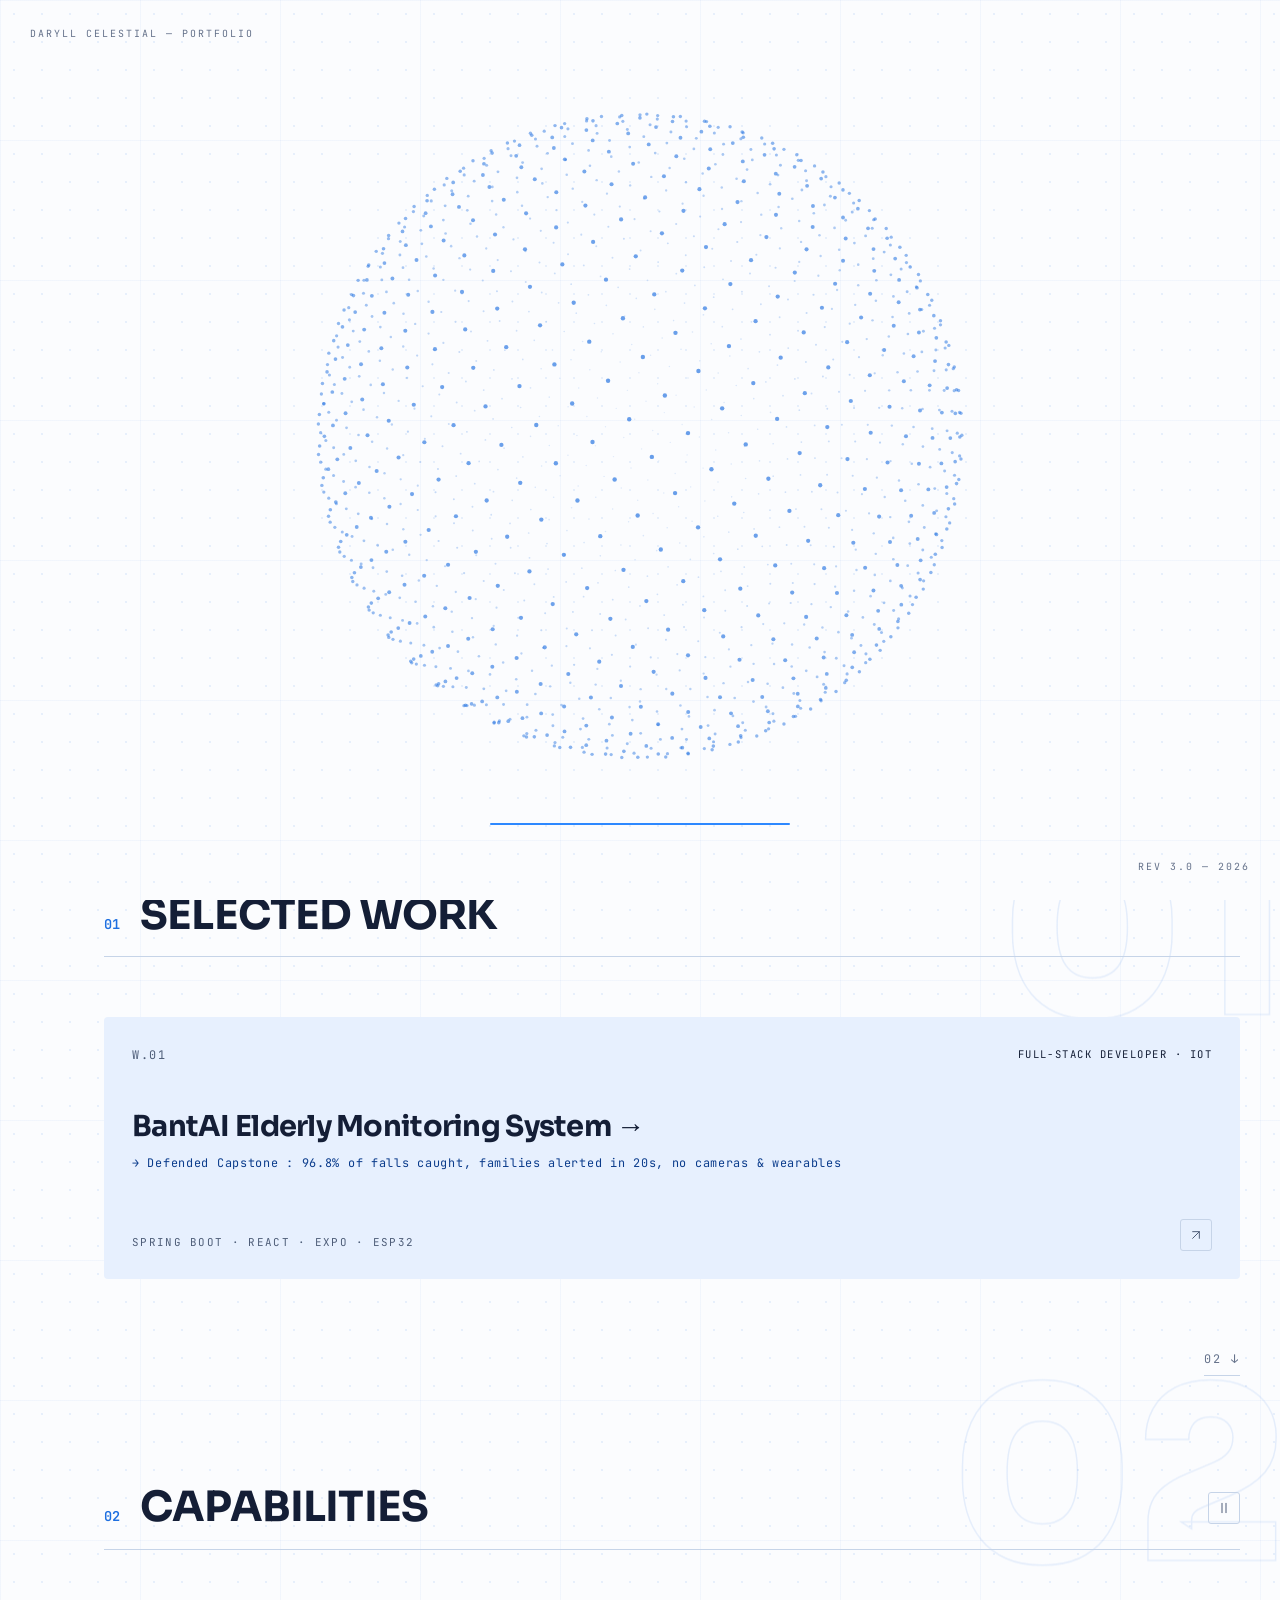
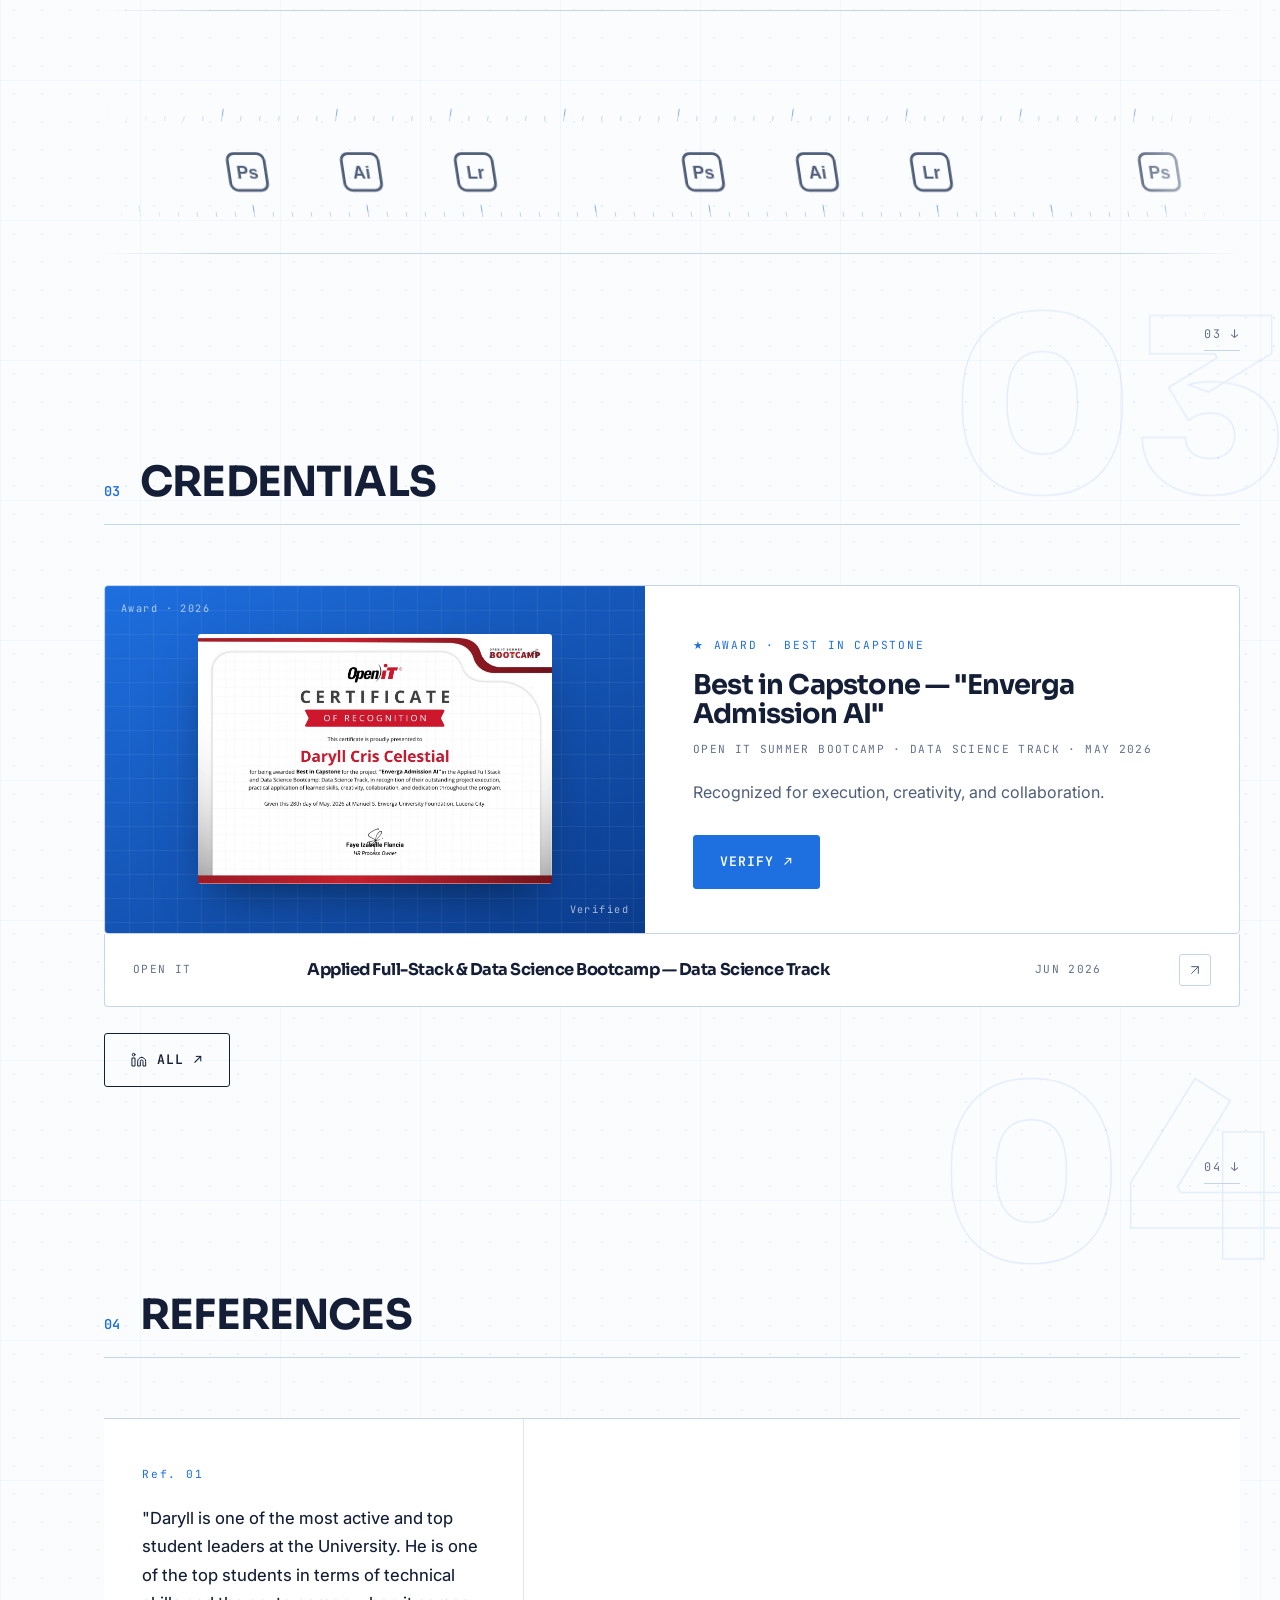
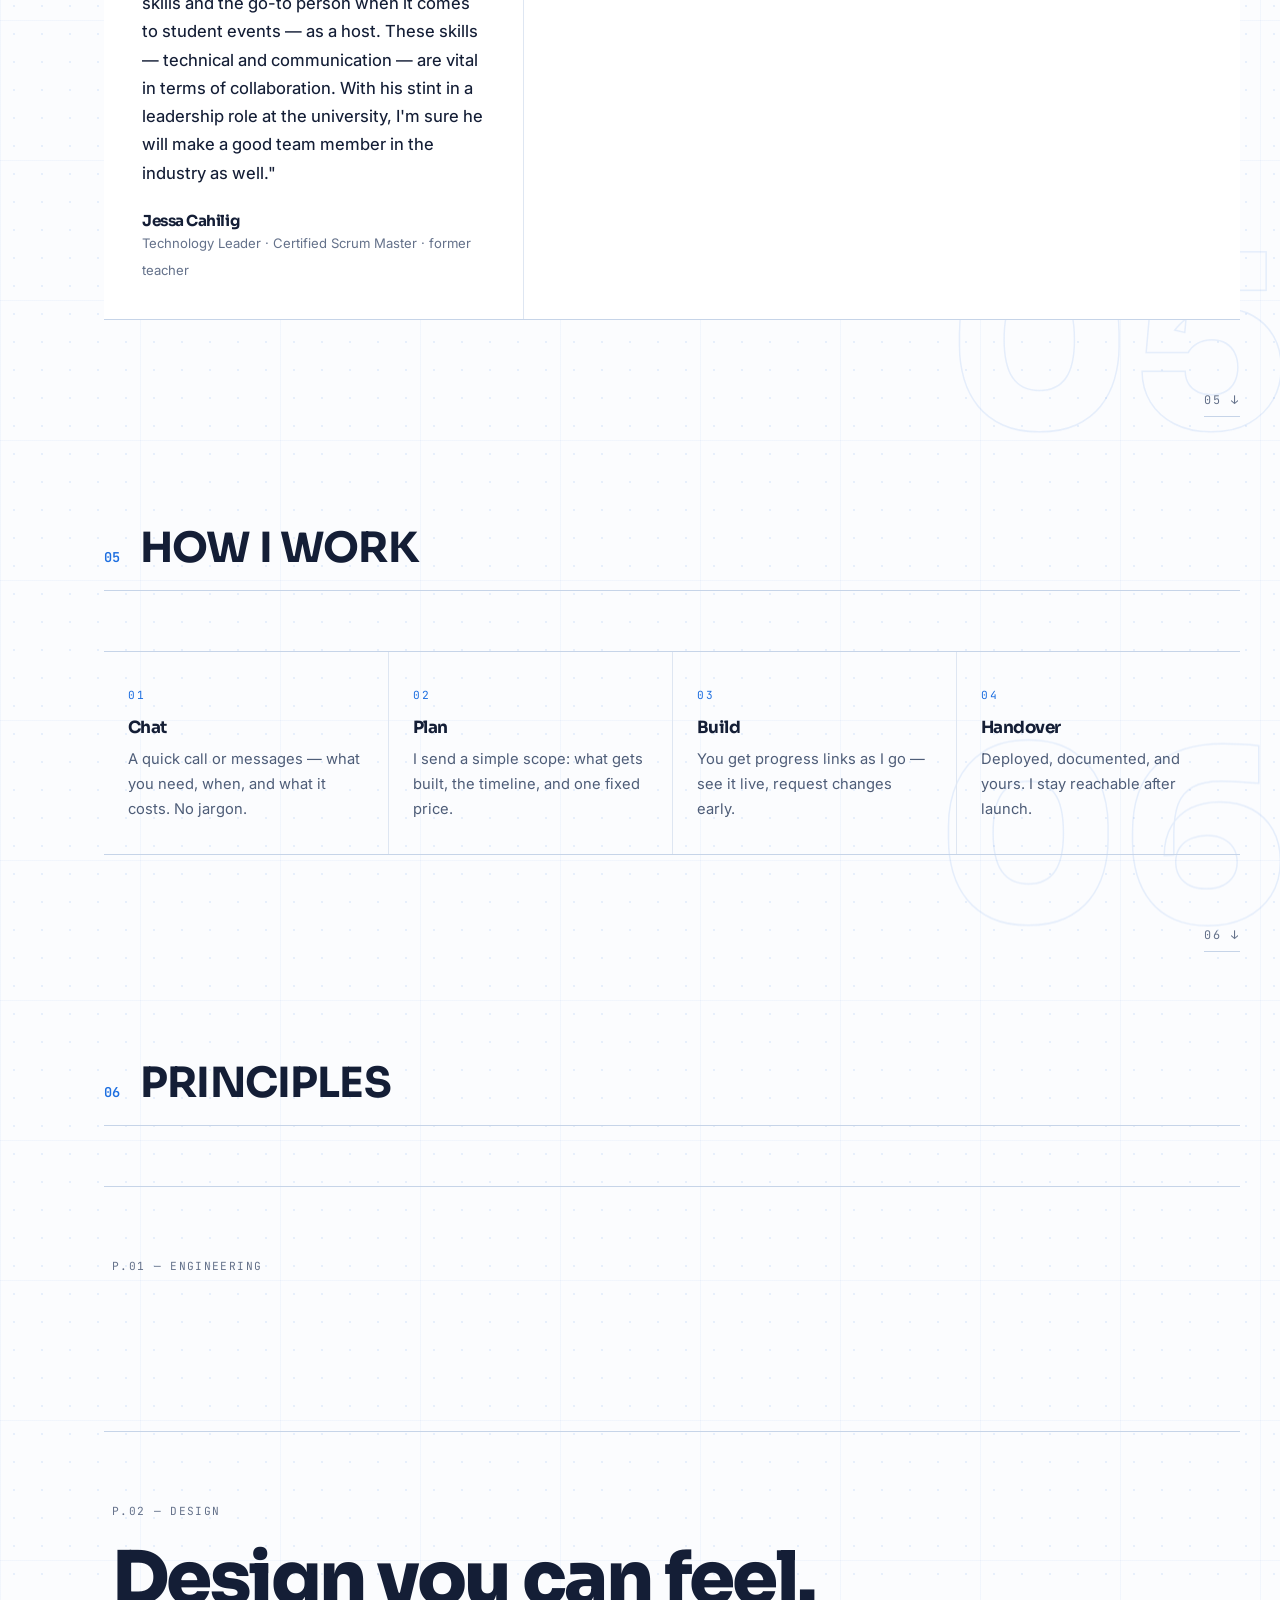
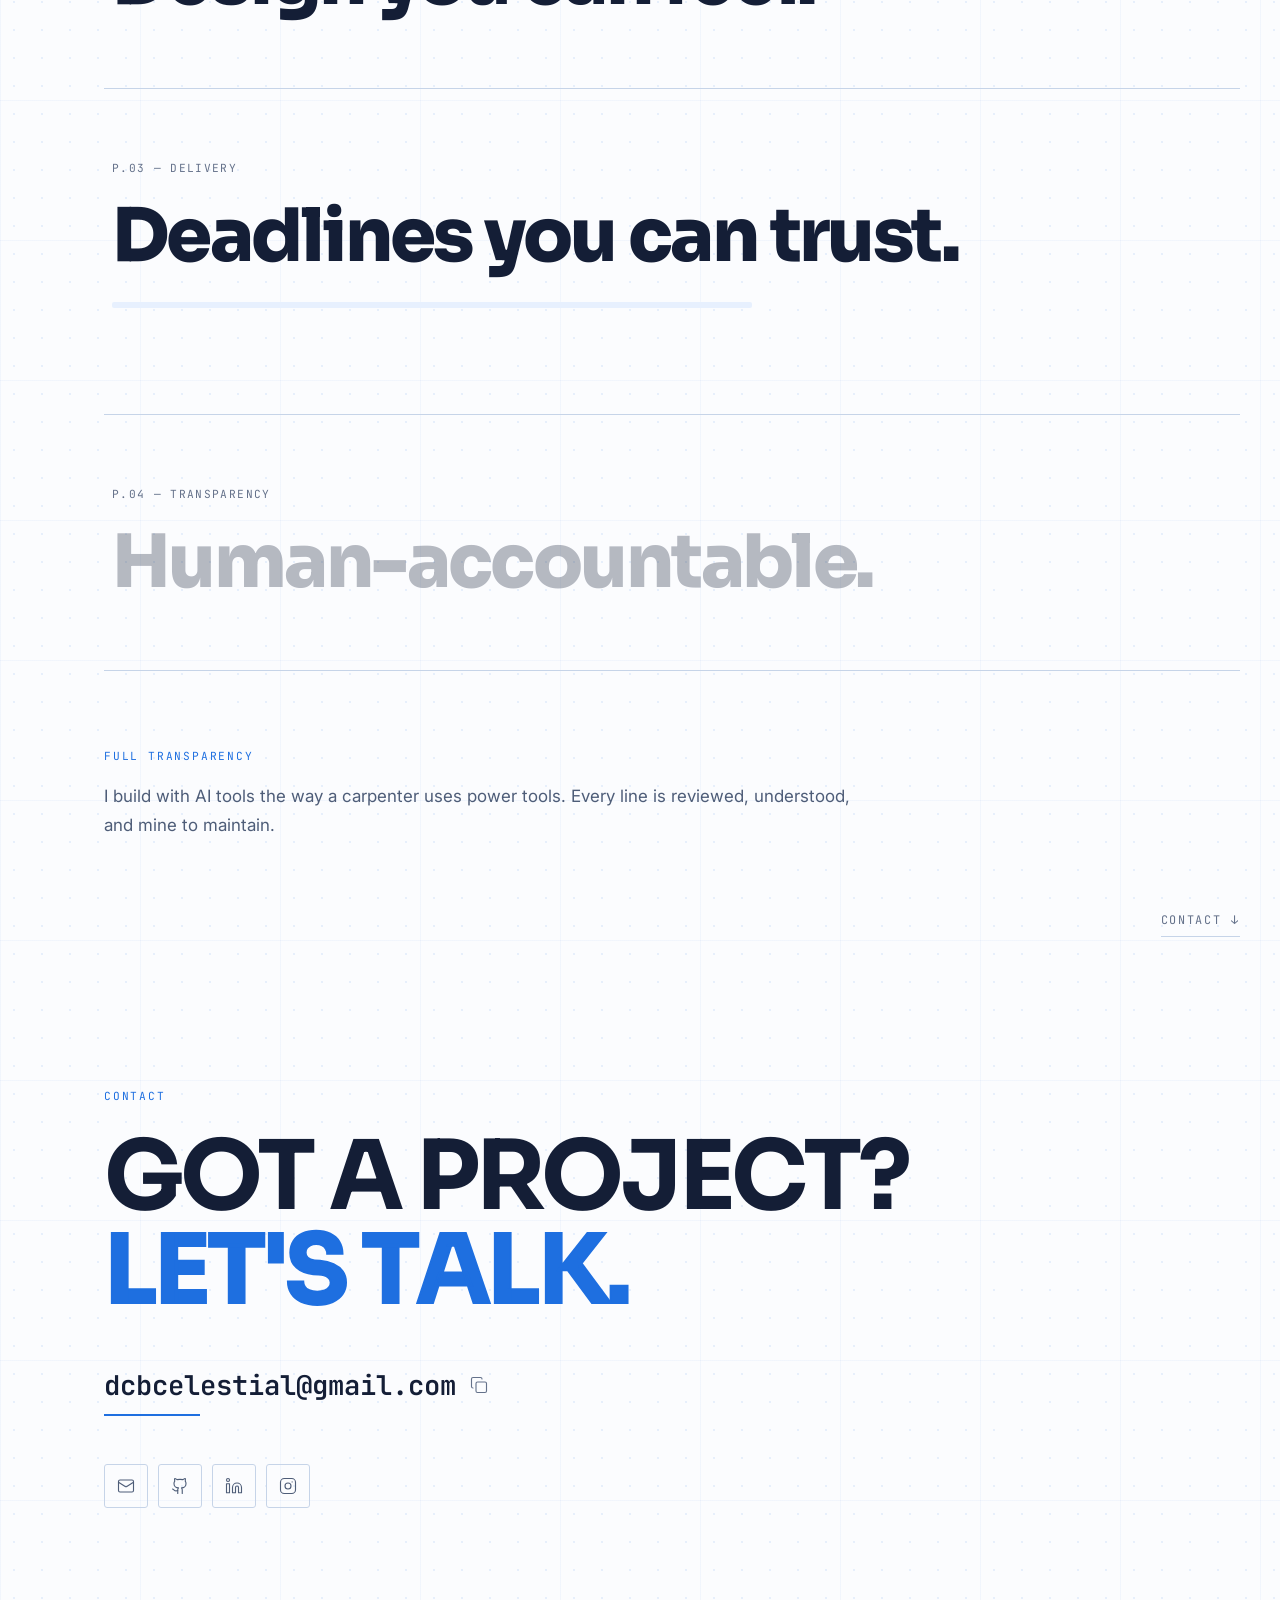
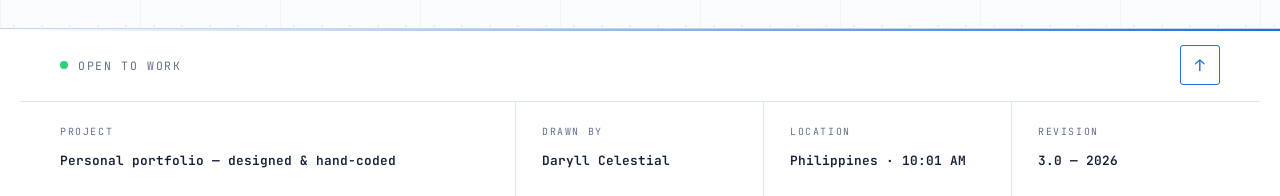
<file: index.html>
<!DOCTYPE html>
<!--
  ============================================================
  EDIT MAP — everything you'll want to change, and how to find it
  (Ctrl+F the ALL-CAPS keys below. Full guide: CUSTOMIZE.md)
  ============================================================
  STILL TO DO:
  IMAGES         -> add your files to the images/ folder + resume.pdf in root; search: images/
  PROJECTS       -> search: work-row  (4 rows still hold sample text — replace with real projects)
  DONE (already real): email, socials, LinkedIn, certifications, references, About page, hero stats.
  ---
  Other handy search keys:
  ROTATING WORDS -> search: rotList            (index only)
  CERTS          -> search: cred-row           (copy a whole block to add one)
  Full guide: CUSTOMIZE.md
  ============================================================
-->

<html lang="en">
<head>
<meta charset="UTF-8" />
<meta name="viewport" content="width=device-width, initial-scale=1.0" />
<title>Daryll Celestial — Web & Mobile Developer</title>

<link rel="preconnect" href="https://fonts.googleapis.com">
<link rel="preconnect" href="https://fonts.gstatic.com" crossorigin>
<link href="https://fonts.googleapis.com/css2?family=Sora:wght@400;500;600;700;800&family=Inter:wght@400;450;500;600&family=JetBrains+Mono:wght@400;500;600&display=swap" rel="stylesheet">

<style>
/* =========================================================
   TOKENS — the draft-paper system
========================================================= */
:root{
  --pearl:#FBFCFE; --paper:#F7FAFE; --card:#FFFFFF;
  --azure:#1E6FE0; --azure-bright:#2D88FF; --azure-soft:#E7F0FE; --azure-ink:#0B3C8C;
  --ink:#141E36; --slate:#4E5D78; --mist:#64718A; --line:#DEE6F2; --line-strong:#C6D4E8;
  --rail:64px; --max:1240px; --ease:cubic-bezier(.22,1,.36,1);
}
*{ box-sizing:border-box; margin:0; padding:0; }
html{ scroll-behavior:smooth; }
body{
  font-family:'Inter',system-ui,sans-serif; color:var(--slate); line-height:1.7;
  -webkit-font-smoothing:antialiased; overflow-x:hidden;
  background-color:var(--pearl);
  /* drafting grid: faint dots, fainter major lines */
  background-image:
    linear-gradient(rgba(30,111,224,.045) 1px, transparent 1px),
    linear-gradient(90deg, rgba(30,111,224,.045) 1px, transparent 1px),
    radial-gradient(circle, rgba(30,111,224,.09) 1px, transparent 1.5px);
  background-size:140px 140px, 140px 140px, 28px 28px;
}
h1,h2,h3,h4{ font-family:'Sora',sans-serif; color:var(--ink); line-height:1.05; letter-spacing:-.03em; }
a{ color:inherit; text-decoration:none; }
img{ display:block; max-width:100%; }
.mono{ font-family:'JetBrains Mono',monospace; }
.wrap{ width:100%; max-width:var(--max); margin:0 auto; padding:0 40px; }
:focus-visible{ outline:3px solid var(--azure-bright); outline-offset:3px; }
::selection{ background:var(--azure); color:#fff; }

/* mono annotation label — the drafting vernacular */
.note{ font-family:'JetBrains Mono'; font-size:.7rem; letter-spacing:.16em; text-transform:uppercase; color:var(--azure); }
.note-dim{ font-family:'JetBrains Mono'; font-size:.7rem; letter-spacing:.12em; text-transform:uppercase; color:var(--mist); }

/* buttons — rectangular, drafted, no pills */
.btn{ display:inline-flex; align-items:center; gap:10px; font-family:'JetBrains Mono';
  font-weight:600; font-size:.82rem; letter-spacing:.08em; text-transform:uppercase;
  padding:15px 26px; border-radius:3px; cursor:pointer; border:1px solid var(--ink);
  color:var(--ink); background:transparent; transition:background .25s, color .25s, border-color .25s, transform .3s var(--ease); }
.btn .ar{ transition:transform .25s var(--ease); }
.btn:hover .ar{ transform:translateX(5px); }
.btn-solid{ background:var(--azure); border-color:var(--azure); color:#fff; }
.btn-solid:hover{ background:var(--azure-ink); border-color:var(--azure-ink); }
.btn:not(.btn-solid):hover{ background:var(--ink); color:var(--pearl); }

/* =========================================================
   SIDE RAIL — fixed drafting margin (desktop)
========================================================= */
.rail{ position:fixed; top:0; left:0; bottom:0; width:var(--rail); z-index:40;
  border-right:1px solid var(--line); background:color-mix(in srgb, var(--pearl) 72%, transparent); backdrop-filter:blur(6px);
  transition:background .8s var(--ease), border-color .8s var(--ease);
  display:flex; flex-direction:column; align-items:center; justify-content:space-between; padding:90px 0 26px; }
.rail .vtext{ writing-mode:vertical-rl; font-family:'JetBrains Mono'; font-size:.66rem;
  letter-spacing:.3em; text-transform:uppercase; color:var(--mist); }
.rail .dots{ display:flex; flex-direction:column; gap:16px; }
.rail .dots a{ position:relative; width:8px; height:8px; border-radius:50%; border:1px solid var(--line-strong);
  transition:background-color .3s, border-color .3s, transform .3s; display:block; }
.rail .dots a::before{ content:""; position:absolute; inset:-8px; } /* 24px hit area */
.rail .dots a.on{ background:var(--azure); border-color:var(--azure); transform:scale(1.3); }
main{ margin-left:var(--rail); }

/* =========================================================
   TOP BAR
========================================================= */
header{ position:fixed; top:0; left:var(--rail); right:0; z-index:50;
  background:color-mix(in srgb, var(--pearl) 82%, transparent); backdrop-filter:blur(12px);
  transition:background .8s var(--ease);
  border-bottom:1px solid transparent; transition:border-color .3s; }
header.scrolled{ border-color:var(--line); }
.nav{ display:flex; align-items:center; justify-content:space-between; height:70px;
  max-width:var(--max); margin:0 auto; padding:0 40px; }
.logo{ font-family:'Sora'; font-weight:800; font-size:1.1rem; color:var(--ink); letter-spacing:-.02em; }
/* logo mark styled in revisions kit below */
.nav-links{ display:flex; gap:2px; align-items:center; }
.nav-links a{ font-family:'JetBrains Mono'; font-size:.74rem; letter-spacing:.1em; text-transform:uppercase;
  color:var(--slate); padding:10px 14px; border-radius:3px; transition:color .2s, background .2s; }
.nav-links a:hover{ color:var(--azure); background:var(--azure-soft); }
.nav-links a.active{ color:var(--azure); }
.nav-links a.active::after{ content:""; display:block; height:1.5px; background:var(--azure);
  margin-top:3px; border-radius:2px; animation:navmark .3s var(--ease); }
@keyframes navmark{ from{ transform:scaleX(0); } to{ transform:scaleX(1); } }
.nav-links a.active{ position:relative; }
.nav-links .talk{ margin-left:14px; border:1px solid var(--ink); color:var(--ink); }
.nav-links .talk:hover{ background:var(--ink); color:var(--pearl); }
.menu-btn{ display:none; background:none; border:none; cursor:pointer; padding:8px; }
.menu-btn span{ display:block; width:24px; height:2px; background:var(--ink); margin:5px 0; }

/* =========================================================
   HERO — asymmetric, overlapping, one word outlined
========================================================= */
.hero{ position:relative; padding:168px 0 0; }
.hero .wrap{ position:relative; }
.hero .spec{ display:flex; gap:26px; flex-wrap:wrap; margin-bottom:34px;
  opacity:0; }
.hero .spec .note-dim b{ color:var(--ink); font-weight:600; }
.display{ position:relative; z-index:2; font-family:'Sora'; font-weight:800; color:var(--ink);
  font-size:clamp(3.4rem,11.5vw,8.6rem); line-height:.94; letter-spacing:-.045em; text-transform:uppercase; }
.display .row{ display:block; overflow:hidden; }
.display .row > span{ display:inline-block; transform:translateY(112%); }

.display .outline{ color:transparent; -webkit-text-stroke:2.5px var(--azure); }
@keyframes rise{ to{ transform:translateY(0); } }
@keyframes fade{ to{ opacity:1; } }

/* portrait overlaps the headline from the right — crop marks like a draft figure */
.fig{ position:absolute; right:40px; top:36px; z-index:1; width:min(320px,30vw);
  opacity:0; }
.fig .frame{ position:relative; transform:rotate(2.5deg); }
.fig img{ width:100%; aspect-ratio:4/5; object-fit:cover; border-radius:4px;
  box-shadow:0 26px 50px -26px rgba(20,30,54,.45); }
/* crop marks */
.fig .frame::before,.fig .frame::after{ content:""; position:absolute; width:18px; height:18px; }
.fig .frame::before{ top:-9px; left:-9px; border-top:1.5px solid var(--azure); border-left:1.5px solid var(--azure); }
.fig .frame::after{ bottom:-9px; right:-9px; border-bottom:1.5px solid var(--azure); border-right:1.5px solid var(--azure); }
.fig figcaption{ margin-top:12px; display:flex; justify-content:space-between; }
.hero-foot{ display:grid; grid-template-columns:minmax(0,560px) 1fr; gap:40px; align-items:end;
  margin-top:54px; padding-bottom:70px; }
.hero-foot p{ font-size:1.16rem; opacity:0; }
.hero-stats{ display:flex; gap:34px; align-self:end; flex-wrap:wrap; opacity:0; }
body.entered .hero-stats{ animation:fade .8s var(--ease) .7s forwards; }
.hero-stats .hstat b{ display:block; font-family:'Sora'; font-weight:800; font-size:1.35rem;
  color:var(--ink); letter-spacing:-.02em; line-height:1.1; transition:color .8s var(--ease); }
.hero-stats .hstat span{ font-family:'JetBrains Mono'; font-size:.66rem; letter-spacing:.14em;
  text-transform:uppercase; color:var(--mist); }
@media (max-width:640px){ .hero-stats{ gap:22px; } .hero-stats .hstat b{ font-size:1.15rem; } }
.hero-actions{ display:flex; gap:12px; flex-wrap:wrap; margin-top:30px;
  opacity:0; }

/* =========================================================
   SECTION SHELL — numbered like a document index
========================================================= */
section{ padding:110px 0; }
.idx{ display:flex; align-items:baseline; gap:20px; border-bottom:1px solid var(--line-strong);
  padding-bottom:20px; margin-bottom:60px; }
.idx .n{ font-family:'JetBrains Mono'; font-weight:600; font-size:.85rem; color:var(--azure); }
.idx h2{ font-size:clamp(1.7rem,3.6vw,2.6rem); text-transform:uppercase; letter-spacing:-.02em; }
.idx .right{ margin-left:auto; }

/* (About section moved to about.html) */

/* 02 CAPABILITIES — logo carousel: two ruled lanes drifting in opposite directions */
.logo-rail{ position:relative; display:grid; gap:30px; padding:44px 0 36px; overflow:hidden;
  border-top:1px solid var(--line-strong); border-bottom:1px solid var(--line-strong);
  -webkit-mask-image:linear-gradient(90deg, transparent, #000 10%, #000 90%, transparent);
          mask-image:linear-gradient(90deg, transparent, #000 10%, #000 90%, transparent); }
.lane-track{ display:flex; width:max-content; will-change:transform; } /* moved by JS */
/* each lane rides a drafting ruler: one major tick under every logo (pitch = logo + gap) */
.lane-set{ --pitch:114px; --half:21px; display:flex; align-items:center; gap:72px; padding:0 72px 24px 0; list-style:none;
  background-image:
    repeating-linear-gradient(90deg, var(--line-strong) 0 1px, transparent 1px calc(var(--pitch) / 6)),
    linear-gradient(90deg, color-mix(in srgb, var(--azure) 55%, transparent) 0 1px, transparent 1px);
  background-size:var(--pitch) 5px, var(--pitch) 12px; background-position:var(--half) 100%, var(--half) 100%;
  background-repeat:repeat-x; }
/* glow: mouse hover, or touch-and-hold on phones (JS adds .hot) */
.logo-rail{ -webkit-touch-callout:none; -webkit-user-select:none; user-select:none; }
.lane-set li{ display:block; transition:filter .3s var(--ease), transform .3s var(--ease); }
.lane-set li.hot{ filter:drop-shadow(0 0 14px color-mix(in srgb, var(--azure) 60%, transparent)); transform:scale(1.15); }
.lane-set li.hot .brand-i{ color:var(--azure); }
@media (hover:hover){
  .lane-set li:hover{ filter:drop-shadow(0 0 14px color-mix(in srgb, var(--azure) 60%, transparent)); transform:scale(1.15); }
  .lane-set li:hover .brand-i{ color:var(--azure); }
}
/* monochrome logo: the file is a mask, the colour is ours — so it follows light/dark */
.brand-i{ display:block; width:42px; height:42px; background:currentColor; color:var(--slate);
  -webkit-mask:var(--src) center/contain no-repeat; mask:var(--src) center/contain no-repeat;
  transition:color .25s; }
/* Adobe marks aren't on the icon CDN: drawn as outline app tiles */
.bi-ps{ --src:url("data:image/svg+xml,%3Csvg xmlns='http://www.w3.org/2000/svg' viewBox='0 0 24 24'%3E%3Crect x='1.5' y='1.5' width='21' height='21' rx='4' fill='none' stroke='%23000' stroke-width='1.6'/%3E%3Ctext x='12' y='16' text-anchor='middle' font-family='Arial,Helvetica,sans-serif' font-weight='700' font-size='10'%3EPs%3C/text%3E%3C/svg%3E"); }
.bi-ai{ --src:url("data:image/svg+xml,%3Csvg xmlns='http://www.w3.org/2000/svg' viewBox='0 0 24 24'%3E%3Crect x='1.5' y='1.5' width='21' height='21' rx='4' fill='none' stroke='%23000' stroke-width='1.6'/%3E%3Ctext x='12' y='16' text-anchor='middle' font-family='Arial,Helvetica,sans-serif' font-weight='700' font-size='10'%3EAi%3C/text%3E%3C/svg%3E"); }
.bi-lr{ --src:url("data:image/svg+xml,%3Csvg xmlns='http://www.w3.org/2000/svg' viewBox='0 0 24 24'%3E%3Crect x='1.5' y='1.5' width='21' height='21' rx='4' fill='none' stroke='%23000' stroke-width='1.6'/%3E%3Ctext x='12' y='16' text-anchor='middle' font-family='Arial,Helvetica,sans-serif' font-weight='700' font-size='10'%3ELr%3C/text%3E%3C/svg%3E"); }
#capPause{ align-self:center; }
#capPause .i{ grid-area:1/1; transition:opacity .3s cubic-bezier(.2,0,0,1), scale .3s cubic-bezier(.2,0,0,1), filter .3s cubic-bezier(.2,0,0,1); }
#capPause .pl, #capPause[aria-pressed="true"] .pz{ opacity:0; scale:.25; filter:blur(4px); }
#capPause[aria-pressed="true"] .pl{ opacity:1; scale:1; filter:blur(0); }
@media (max-width:640px){ .lane-set{ --pitch:82px; --half:17px; gap:48px; padding-right:48px; } .brand-i{ width:34px; height:34px; } }
/* reduced motion: no drift — one static, centred grid of logos */
@media (prefers-reduced-motion:reduce){
  .logo-rail{ -webkit-mask-image:none; mask-image:none; }
  .lane-track{ width:auto; justify-content:center; }
  .lane-set{ flex-wrap:wrap; justify-content:center; padding:0 20px; gap:40px 56px; }
  .lane-set{ background:none; }
  .lane-set[aria-hidden="true"], .lane-set li[aria-hidden="true"], #capPause{ display:none; }
}

/* 03 CREDENTIALS — featured document + ledger table */
.cred-feat{ display:grid; grid-template-columns:1fr 1.1fr; gap:0; border:1px solid var(--line-strong);
  border-radius:4px; overflow:hidden; margin-bottom:0; background:var(--card); }
.cred-feat .doc{ position:relative; background:
    linear-gradient(rgba(255,255,255,.06) 1px, transparent 1px),
    linear-gradient(90deg, rgba(255,255,255,.06) 1px, transparent 1px),
    linear-gradient(150deg,var(--azure),var(--azure-ink));
  background-size:24px 24px,24px 24px,auto;
  min-height:320px; display:grid; place-items:center; padding:38px; }
.cred-feat .doc img{ max-height:250px; width:auto; border-radius:3px; box-shadow:0 20px 44px -16px rgba(0,0,0,.5); }
.cred-feat .doc .corner{ position:absolute; font-family:'JetBrains Mono'; font-size:.64rem;
  letter-spacing:.14em; color:rgba(255,255,255,.65); }
.cred-feat .doc .corner.tl{ top:14px; left:16px; } .cred-feat .doc .corner.br{ bottom:14px; right:16px; }
.cred-feat .info{ padding:44px 48px; }
.cred-feat h3{ font-size:1.7rem; margin:14px 0 6px; }
.cred-feat .info > p{ margin:18px 0 28px; }
.cred-table{ border:1px solid var(--line-strong); border-top:none; border-radius:0 0 4px 4px; background:var(--card); }
.cred-row{ display:grid; grid-template-columns:150px 1fr 120px auto; gap:24px; align-items:center;
  padding:20px 28px; border-bottom:1px solid var(--line); transition:background .25s; }
.cred-row:last-child{ border-bottom:none; }
.cred-row:hover{ background:var(--azure-soft); }
.cred-row h4{ font-size:1.02rem; line-height:1.3; }
.cred-more{ margin-top:26px; }

/* 01 WORK — bento: one hero tile (the project with a case study), one wide, two small.
   One gap, one radius, no tile borders: tiles separate by fill, and no two neighbours share a fill. */
.works{ display:grid; grid-template-columns:repeat(4,1fr); grid-auto-rows:minmax(262px,auto); gap:16px; }
.work-row{ --mark:#fff; position:relative; isolation:isolate; overflow:hidden; display:flex; flex-direction:column;
  justify-content:space-between; gap:24px; padding:28px; border-radius:4px; color:#fff; }
.work-row.w-hero{ grid-column:1 / 3; grid-row:span 2; min-height:540px; background:#0B1530; }
.work-row.w-wide{ --mark:var(--azure); grid-column:3 / 5; background:var(--azure-soft); color:var(--ink); }
/* a last group of fewer than 4 projects (made by the admin) uses full / half-width tiles */
.work-row.w-full{ grid-column:1 / -1; } .work-row.w-half{ grid-column:span 2; }
.work-row.w-dark{ background:#0B3C8C; }
.work-row.w-blue{ background:#1E6FE0; }
/* hover: the site's crop marks draw in at the tile corners (no shadows, no borders) */
.work-row::before,.work-row::after{ content:""; position:absolute; width:12px; height:12px; opacity:0; z-index:2; pointer-events:none;
  transition:width .35s var(--ease), height .35s var(--ease), opacity .25s; }
.work-row::before{ top:12px; left:12px; border-top:1.5px solid var(--mark); border-left:1.5px solid var(--mark); }
.work-row::after{ bottom:12px; right:12px; border-bottom:1.5px solid var(--mark); border-right:1.5px solid var(--mark); }
.work-row:hover::before,.work-row:hover::after,.work-row:focus-within::before,.work-row:focus-within::after{ width:24px; height:24px; opacity:1; }
.w-top{ display:flex; justify-content:space-between; align-items:center; gap:12px; flex-wrap:wrap; }
.work-row .num{ font-family:'JetBrains Mono'; font-size:.74rem; letter-spacing:.14em; }
.w-role{ font-family:'JetBrains Mono'; font-size:.66rem; letter-spacing:.14em; text-transform:uppercase; }
.w-hero .w-role{ border:1px solid #fff; border-radius:3px; padding:5px 10px; } /* the one sticker pill */
.work-row h3{ color:inherit; font-size:clamp(1.35rem,2.3vw,1.8rem); line-height:1.1; letter-spacing:-.025em; text-wrap:balance; }
.w-hero h3{ font-size:clamp(2rem,4.2vw,3.3rem); line-height:1.02; }
.work-row h3 a::after{ content:" →" / ""; }
.w-hero h3 a::before{ content:""; position:absolute; inset:0; z-index:0; } /* whole hero tile opens the case study */
.work-row .desc{ margin-top:14px; max-width:440px; font-size:1.02rem; color:#fff; text-wrap:pretty; }
.w-foot{ position:relative; z-index:1; display:flex; justify-content:space-between; align-items:flex-end; gap:12px; flex-wrap:wrap; }
.w-stack{ font-family:'JetBrains Mono'; font-size:.68rem; letter-spacing:.12em; text-transform:uppercase; }
.work-row .links{ display:flex; gap:8px; }
.w-hero .ic, .w-dark .ic, .w-blue .ic{ color:#fff; border-color:rgba(255,255,255,.5); }
.w-hero .ic:hover, .w-dark .ic:hover, .w-blue .ic:hover{ background:#fff; color:#0B3C8C; border-color:#fff; }
.w-wide .w-stack, .w-wide .num{ color:var(--slate); }
.work-row.w-wide .outcome{ color:var(--azure-ink); } body.night .work-row.w-wide .outcome{ color:var(--azure); }
/* hero photo: the project's own preview image, darkened for legible white type */
.w-photo{ position:absolute; inset:0; z-index:-1; }
.w-photo img{ width:100%; height:100%; object-fit:cover; transition:transform .8s var(--ease); }
.w-photo::after{ content:""; position:absolute; inset:0;
  background:linear-gradient(180deg, rgba(8,14,30,.6) 0%, rgba(8,14,30,.35) 35%, rgba(8,14,30,.94) 100%); }
.w-hero:hover .w-photo img{ transform:scale(1.04); }
/* small tiles: their project image fades in faintly INSIDE the tile on hover (never crosses the tile edge) */
.w-reveal{ position:absolute; inset:0; z-index:-1; opacity:0; transition:opacity .45s var(--ease); pointer-events:none; }
.w-reveal img{ width:100%; height:100%; object-fit:cover; filter:grayscale(1); opacity:.14; mix-blend-mode:luminosity; }
.w-wide .w-reveal img{ mix-blend-mode:multiply; opacity:.09; }
body.night .w-wide .w-reveal img{ mix-blend-mode:luminosity; opacity:.12; }
.work-row:hover .w-reveal{ opacity:1; }

/* 05 REFERENCES — drag log */
.quotes{ display:flex; gap:0; overflow-x:auto; cursor:grab; scrollbar-width:none;
  border-top:1px solid var(--line-strong); border-bottom:1px solid var(--line-strong); background:var(--card); }
.quotes::-webkit-scrollbar{ display:none; }
.quotes.dragging{ cursor:grabbing; }
.quote{ flex:0 0 min(420px,84vw); padding:40px 38px 36px; border-right:1px solid var(--line); user-select:none; }
.quote .qn{ font-family:'JetBrains Mono'; font-size:.7rem; letter-spacing:.16em; color:var(--azure); }
.quote p{ font-size:1.04rem; margin:18px 0 26px; color:var(--ink); font-weight:450; }
.quote .who h4{ font-size:.95rem; }
.quote .who span{ font-size:.82rem; color:var(--mist); }
.drag-hint{ margin-top:16px; }

/* CONTACT — huge drafted link */
.cta{ padding:150px 0 120px; }
.cta .note{ display:block; margin-bottom:24px; }
.cta h2{ font-size:clamp(2.6rem,8vw,6rem); text-transform:uppercase; letter-spacing:-.04em; line-height:.98; }
.cta h2 .outline{ color:transparent; -webkit-text-stroke:2px var(--azure); }
.cta .mail{ display:inline-block; margin-top:44px; font-family:'JetBrains Mono'; font-weight:600;
  font-size:clamp(1.1rem,3vw,1.7rem); color:var(--ink); position:relative; padding-bottom:8px; }
.cta .mail::after{ content:""; position:absolute; left:0; bottom:0; height:2px; width:100%;
  background:var(--azure); transform:scaleX(.25); transform-origin:left; transition:transform .45s var(--ease); }
.cta .mail:hover::after{ transform:scaleX(1); }
.cta .row2{ display:flex; gap:10px; margin-top:48px; flex-wrap:wrap; }

/* FOOTER — blueprint title block */
.titleblock{ border-top:1px solid var(--line-strong); background:var(--card); }
.tb-grid{ display:grid; grid-template-columns:2fr 1fr 1fr 1fr; max-width:var(--max); margin:0 auto; }
.tb-cell{ padding:22px 26px; border-right:1px solid var(--line); }
.tb-cell:first-child{ padding-left:40px; } .tb-cell:last-child{ border-right:none; }
.tb-cell small{ display:block; font-family:'JetBrains Mono'; font-size:.62rem; letter-spacing:.16em;
  text-transform:uppercase; color:var(--mist); margin-bottom:5px; }
.tb-cell b{ font-family:'JetBrains Mono'; font-size:.8rem; color:var(--ink); font-weight:600; }

/* section bridges — the connective tissue */
.bridge{ display:flex; justify-content:flex-end; margin-top:70px; }
.bridge a{ font-family:'JetBrains Mono'; font-size:.74rem; letter-spacing:.14em; text-transform:uppercase;
  color:var(--mist); display:inline-flex; align-items:center; gap:10px;
  border-bottom:1px solid var(--line-strong); padding-bottom:6px; transition:color .25s, border-color .25s; }
.bridge a:hover{ color:var(--azure); border-color:var(--azure); }
.bridge .ar{ transition:transform .25s var(--ease); }
.bridge a:hover .ar{ transform:translateY(3px); }
.quiet{ font-family:'JetBrains Mono'; font-size:.78rem; letter-spacing:.1em; text-transform:uppercase;
  color:var(--mist); align-self:center; border-bottom:1px solid transparent; transition:color .25s, border-color .25s; }
.quiet:hover{ color:var(--azure); border-color:var(--azure); }


/* =========================================================
   DAY-MODE WOW KIT
========================================================= */
main{ position:relative; z-index:1; }

/* cursor spotlight: brightens the drafting grid around the pointer */
#spot{ position:fixed; inset:0; z-index:-1; pointer-events:none;
  background-image:
    linear-gradient(rgba(30,111,224,.20) 1px, transparent 1px),
    linear-gradient(90deg, rgba(30,111,224,.20) 1px, transparent 1px),
    radial-gradient(circle, rgba(30,111,224,.32) 1px, transparent 1.5px);
  background-size:140px 140px,140px 140px,28px 28px;
  -webkit-mask-image:radial-gradient(240px circle at var(--mx,-500px) var(--my,-500px), #000 0%, transparent 72%);
  mask-image:radial-gradient(240px circle at var(--mx,-500px) var(--my,-500px), #000 0%, transparent 72%);
}

/* crosshair cursor ring */
#cursor{ position:fixed; top:0; left:0; width:30px; height:30px; border:1.5px solid var(--azure);
  border-radius:50%; pointer-events:none; z-index:80; opacity:0;
  transform:translate(-50%,-50%);
  transition:width .25s var(--ease), height .25s var(--ease), border-color .25s, opacity .3s, background .25s; }
#cursor::before{ content:""; position:absolute; top:50%; left:50%; width:3px; height:3px;
  border-radius:50%; background:var(--azure); transform:translate(-50%,-50%); }
#cursor.on{ opacity:.9; }
#cursor.big{ width:54px; height:54px; border-color:var(--azure-bright); background:rgba(45,136,255,.08); }

/* paper grain */
body::after{ content:""; position:fixed; inset:0; z-index:9; pointer-events:none; opacity:.05;
  mix-blend-mode:multiply;
  background-image:url("data:image/svg+xml,%3Csvg xmlns='http://www.w3.org/2000/svg' width='140' height='140'%3E%3Cfilter id='n'%3E%3CfeTurbulence type='fractalNoise' baseFrequency='.9' numOctaves='2'/%3E%3C/filter%3E%3Crect width='140' height='140' filter='url(%23n)' opacity='.6'/%3E%3C/svg%3E"); }

/* ghost numerals behind sections (parallax via JS) */
section{ position:relative; }
section .wrap{ position:relative; }
.ghost{ position:absolute; top:-46px; right:-8px; z-index:-1; pointer-events:none; user-select:none;
  font-family:'Sora'; font-weight:800; line-height:1; font-size:clamp(7rem,19vw,15rem);
  color:transparent; -webkit-text-stroke:1.5px rgba(30,111,224,.10); will-change:transform; }

/* headers draw themselves in */
.idx{ border-bottom:none; position:relative; }
.idx::after{ content:""; position:absolute; left:0; bottom:0; height:1px; width:100%;
  background:var(--line-strong); transform:scaleX(0); transform-origin:left;
  transition:transform 1.1s var(--ease) .15s; }
.idx.in::after{ transform:scaleX(1); }

/* hero dimension line */
.dim-wrap{ margin-top:34px; max-width:520px; opacity:0; }
.dim-wrap .note{ display:block; margin-bottom:10px; }
.dim{ position:relative; height:1px; background:var(--azure);
  transform:scaleX(0); transform-origin:left; }
.dim::before,.dim::after{ content:""; position:absolute; top:-5px; width:1px; height:11px; background:var(--azure); }
.dim::before{ left:0; } .dim::after{ right:0; }
@keyframes draw{ to{ transform:scaleX(1); } }

/* portrait crop marks grow on hover */
.fig .frame::before,.fig .frame::after{ transition:width .3s var(--ease), height .3s var(--ease); }
.fig .frame:hover::before,.fig .frame:hover::after{ width:28px; height:28px; }
.fig .frame{ will-change:transform; }

/* work row micro-motion */

@media (hover:none){ #spot,#cursor{ display:none; } }
@media (prefers-reduced-motion:reduce){
  #spot,#cursor{ display:none; }
  .idx::after{ transform:scaleX(1); }
  .dim{ transform:scaleX(1); } .dim-wrap{ opacity:1; }
  .ghost{ transform:none !important; }
  body::after{ display:none; }
}


/* =========================================================
   HERO + HEADER UPGRADE / MINIMAL KIT
========================================================= */
/* header: live "you are here" sheet indicator */
/* .loc now static inside .brand (revisions kit) */
@media (max-width:900px){ .loc{ display:none; } }

/* interactive name letters */
.display .lt{ display:inline-block; transition:transform .3s var(--ease), color .3s; }
.display .lt:hover{ transform:translateY(-7%); color:var(--azure); }

/* rotating positioning word */
.rot{ display:inline-block; overflow:hidden; vertical-align:bottom; }
.rot-in{ display:inline-block; color:var(--azure); font-weight:600;
  transition:transform .4s var(--ease), opacity .4s; }
.rot-in.out{ transform:translateY(-110%); opacity:0; }
.rot-in.enter{ transform:translateY(110%); opacity:0; transition:none; }

/* work row outcome metric */
.work-row .outcome{ font-family:'JetBrains Mono'; font-size:.74rem; letter-spacing:.06em;
  color:var(--azure); margin-top:10px; }
.w-hero .outcome, .w-dark .outcome, .w-blue .outcome{ color:#fff; }

/* 05 how I work */
.steps{ display:grid; grid-template-columns:repeat(4,1fr); border-top:1px solid var(--line-strong);
  border-bottom:1px solid var(--line-strong); }
.step{ padding:28px 24px 32px; }
.step + .step{ border-left:1px solid var(--line); }
.step h3{ font-size:1.05rem; line-height:1.3; margin:10px 0 8px; }
.step p{ font-size:.92rem; }
.mani{ margin-top:56px; display:grid; gap:4px; }
.mani span{ font-family:'Sora'; font-weight:600; font-size:clamp(1.05rem,2vw,1.3rem);
  color:var(--ink); letter-spacing:-.01em; }
.mani .note-dim{ margin-bottom:10px; }
@media (max-width:900px){ .steps{ grid-template-columns:1fr 1fr; } .step:nth-child(3){ border-left:none; }
  .step{ border-bottom:1px solid var(--line); } }
@media (max-width:640px){ .steps{ grid-template-columns:1fr; } .step + .step{ border-left:none; } }

/* click-to-copy mail */
.mail{ cursor:copy; }
.mail .hint{ display:block; font-size:.66rem; letter-spacing:.16em; color:var(--mist);
  margin-top:10px; text-transform:uppercase; transition:color .3s; }
.mail.copied .hint{ color:var(--azure); }


/* =========================================================
   NIGHT MODE (header toggle) + 06 PRINCIPLES
========================================================= */
body{ transition:background-color .8s var(--ease); }
h1,h2,h3,h4{ transition:color .8s var(--ease); }
header, .titleblock, .step, .quote, .cert, .cred-table, .cred-feat, .stats{ transition:background-color .8s var(--ease), border-color .8s var(--ease); }
body.night{
  --pearl:#0C1428; --card:#111B33; --azure-soft:#16233F; --azure:#2D88FF;
  --ink:#EAF1FC; --slate:#9FB0CC; --mist:#7286A8;
  --line:#1D2A47; --line-strong:#28395F;
  background-image:
    linear-gradient(rgba(120,170,255,.05) 1px, transparent 1px),
    linear-gradient(90deg, rgba(120,170,255,.05) 1px, transparent 1px),
    radial-gradient(circle, rgba(120,170,255,.10) 1px, transparent 1.5px);
}
body.night #spot{
  background-image:
    linear-gradient(rgba(120,170,255,.22) 1px, transparent 1px),
    linear-gradient(90deg, rgba(120,170,255,.22) 1px, transparent 1px),
    radial-gradient(circle, rgba(120,170,255,.34) 1px, transparent 1.5px);
}
body.night .ghost{ -webkit-text-stroke:1.5px rgba(120,170,255,.13); }
/* night: --azure brightens for small text; solid fills keep the original blue so white labels stay readable */
body.night .btn-solid:not(:hover){ background:#1E6FE0; border-color:#1E6FE0; }
body.night .toTop:hover{ background:#1E6FE0; }
body.night::after{ mix-blend-mode:screen; opacity:.04; }

/* ---- 06 principles: typography IS the design ---- */
.prin{ border-top:1px solid var(--line-strong); }
.prin-row{ position:relative; padding:70px 8px; border-bottom:1px solid var(--line-strong); }
.prin-row .pn{ display:block; margin-bottom:20px; }
.ptxt{ font-family:'Sora'; font-weight:800; color:var(--ink);
  font-size:clamp(2rem,6.5vw,4.6rem); letter-spacing:-.035em; line-height:1.04; transition:color .8s; }
/* P.01 typewriter */
.prin-row[data-fx="type"] .ptxt{ font-family:'JetBrains Mono'; font-weight:600;
  font-size:clamp(1.5rem,4.8vw,3.4rem); letter-spacing:-.01em; min-height:1.2em; }
.ptxt.typing::after{ content:"▌"; color:var(--azure); animation:blink 1s steps(1) infinite; }
@keyframes blink{ 50%{ opacity:0; } }
/* P.02 cursor-reactive letters */
.prin-row[data-fx="wave"] .lt{ display:inline-block; transition:transform .3s var(--ease), color .3s; will-change:transform; }
/* P.03 deadline bar */
.pline{ position:relative; display:block; height:6px; max-width:640px; margin-top:28px;
  background:var(--azure-soft); overflow:hidden; border-radius:2px; }
.pline i{ position:absolute; inset:0; background:var(--azure); transform:scaleX(0);
  transform-origin:left; transition:transform 1.6s var(--ease); }
.prin-row.go .pline i{ transform:scaleX(1); }
.stamp{ display:inline-block; margin-top:14px; opacity:0; transform:translateY(6px);
  transition:opacity .5s var(--ease) 1.55s, transform .5s var(--ease) 1.55s; }
.prin-row.go .stamp{ opacity:1; transform:none; }
/* P.04 AI autocomplete */
.ai-ghost{ opacity:.3; transition:opacity .6s var(--ease), color .6s var(--ease); }
.prin-row.accept .ai-ghost{ opacity:1; }
.tabchip{ display:inline-block; vertical-align:middle; margin-left:18px;
  font-family:'JetBrains Mono'; font-size:.62rem; letter-spacing:.14em; text-transform:uppercase;
  color:var(--azure); border:1px solid var(--azure); border-radius:3px; padding:5px 10px;
  opacity:0; transform:scale(.9); transition:opacity .4s var(--ease), transform .4s var(--ease); }
.prin-row.accept .tabchip{ opacity:1; transform:scale(1); }
/* honesty note */
.honest{ max-width:760px; margin-top:70px; }
.honest p{ font-size:1.06rem; margin-top:14px; }
@media (prefers-reduced-motion:reduce){
  .ptxt.typing::after{ display:none; }
  .pline i{ transform:scaleX(1); } .stamp{ opacity:1; transform:none; }
  .ai-ghost{ opacity:1; } .tabchip{ opacity:1; transform:none; }
}



/* CTA: "Let's talk." speaks itself — letters fill like a voice wave */
.cta-talk .tl{ display:inline-block; color:transparent; -webkit-text-stroke:2px var(--azure);
  transition:color .45s var(--ease); transition-delay:calc(var(--i) * 55ms + .45s); }
.cta-anim.in .cta-talk .tl{ color:var(--azure); }
.cta-talk:hover .tl{ animation:talkwave .7s var(--ease) calc(var(--i) * 45ms); }
@keyframes talkwave{ 35%{ transform:translateY(-10%); } 70%{ transform:translateY(4%); } }
@media (prefers-reduced-motion:reduce){
  .cta-talk .tl{ color:var(--azure); transition:none; }
  .cta-talk:hover .tl{ animation:none; }
}

/* =========================================================
   REVISIONS: logo mark, brand group, CTA fx, footer, transitions
========================================================= */
/* page transitions (View Transitions API — safe fallback) */
@view-transition{ navigation:auto; }
::view-transition-old(root){ animation:vt-out .3s var(--ease) both; }
::view-transition-new(root){ animation:vt-in .45s var(--ease) both; }
@keyframes vt-out{ to{ opacity:0; transform:translateY(-12px); } }
@keyframes vt-in{ from{ opacity:0; transform:translateY(12px); } }

/* brand group: logo + sheet indicator, left-aligned (fixes overlap) */
.brand{ display:flex; align-items:center; gap:16px; min-width:0; }
.loc{ position:static; transform:none; white-space:nowrap; }

/* logo: expands on hover, period is a spinning registration mark */
.logo{ display:inline-flex; align-items:baseline; gap:.1em; }
.lg-rest{ display:inline-block; max-width:0; overflow:hidden; opacity:0; white-space:pre;
  transition:max-width .55s var(--ease), opacity .35s var(--ease); }
.logo:hover .lg-rest, .logo:focus-visible .lg-rest{ max-width:14ch; opacity:1; }
.lg-dot{ position:relative; width:.44em; height:.44em; border:1.5px solid var(--azure);
  border-radius:50%; display:inline-block; align-self:center;
  animation:lgspin 9s linear infinite; }
.lg-dot::before,.lg-dot::after{ content:""; position:absolute; background:var(--azure); }
.lg-dot::before{ left:50%; top:-24%; width:1.5px; height:148%; transform:translateX(-50%); }
.lg-dot::after{ top:50%; left:-24%; height:1.5px; width:148%; transform:translateY(-50%); }
.logo:hover .lg-dot{ animation-duration:1.1s; }
@keyframes lgspin{ to{ transform:rotate(360deg); } }

/* footer: scanline + hover cells */
.titleblock{ position:relative; overflow:hidden; }
.titleblock::before{ content:""; position:absolute; top:0; left:0; right:0; height:2px;
  background:linear-gradient(90deg, transparent, var(--azure), transparent);
  background-size:200% 100%; animation:scan 4.5s linear infinite; }
@keyframes scan{ from{ background-position:200% 0; } to{ background-position:-200% 0; } }
.tb-cell{ position:relative; transition:background .35s var(--ease); }
.tb-cell::after{ content:""; position:absolute; left:0; top:0; bottom:0; width:3px;
  background:var(--azure); transform:scaleY(0); transform-origin:top; transition:transform .35s var(--ease); }
.tb-cell:hover{ background:color-mix(in srgb, var(--azure) 8%, transparent); }
.tb-cell:hover::after{ transform:scaleY(1); }

@media (prefers-reduced-motion:reduce){
  ::view-transition-old(root), ::view-transition-new(root){ animation:none; }
  .lg-dot{ animation:none; }
  .titleblock::before{ animation:none; }
}

/* reveal + reduced motion */
/* night: rail + header join the dark */
.rail, header{ transition:background-color .8s var(--ease), border-color .8s var(--ease); }
body.night .rail{ background:rgba(12,20,40,.72); }
body.night header{ background:rgba(12,20,40,.85); }
body.night header.scrolled{ background:rgba(12,20,40,.93); }

/* =========================================================
   FOOTER — name marquee + back-to-top + live cells
========================================================= */
.tb-top{ display:flex; align-items:center; justify-content:space-between; gap:20px;
  max-width:var(--max); margin:0 auto; padding:16px 40px; border-bottom:1px solid var(--line); }
.tb-status{ font-family:'JetBrains Mono'; font-size:.72rem; letter-spacing:.14em;
  text-transform:uppercase; color:var(--mist); display:inline-flex; align-items:center; gap:10px; }
.live-dot{ width:8px; height:8px; border-radius:50%; background:#2bd07a;
  animation:livepulse 2.2s ease-out infinite; }
@keyframes livepulse{ 0%{ box-shadow:0 0 0 0 rgba(43,208,122,.45); }
  70%{ box-shadow:0 0 0 10px rgba(43,208,122,0); } 100%{ box-shadow:0 0 0 0 rgba(43,208,122,0); } }
.toTop{ flex:0 0 auto;
  font-family:'JetBrains Mono'; font-weight:600; font-size:.72rem; letter-spacing:.14em;
  text-transform:uppercase; color:var(--azure); background:var(--card);
  border:1px solid var(--azure); border-radius:3px; padding:10px 16px; cursor:pointer;
  transition:background .25s, color .25s; }
.toTop:hover{ background:var(--azure); color:#fff; }
.toTop .ar{ display:inline-block; transition:transform .3s var(--ease); }
.toTop:hover .ar{ transform:translateY(-3px); }
.tb-cell{ transition:background .3s, border-color .8s var(--ease); }
.tb-cell:hover{ background:color-mix(in srgb, var(--azure) 8%, transparent); }
@media (prefers-reduced-motion:reduce){ .live-dot{ animation:none; } }

/* =========================================================
   LOBBY GATE — blueprint particle sphere
========================================================= */
body.locked{ overflow:hidden; }
#lobby{ position:fixed; inset:0; z-index:200; background-color:var(--pearl);
  background-image:
    linear-gradient(rgba(30,111,224,.045) 1px, transparent 1px),
    linear-gradient(90deg, rgba(30,111,224,.045) 1px, transparent 1px),
    radial-gradient(circle, rgba(30,111,224,.09) 1px, transparent 1.5px);
  background-size:140px 140px, 140px 140px, 28px 28px;
  display:flex; flex-direction:column; align-items:center; justify-content:center; gap:6vh;
  transition:transform .95s cubic-bezier(.75,0,.25,1); }
#lobby.done{ transform:translateY(-101%); }
.orb-wrap{ position:relative; z-index:1; width:min(92vw,80vh); aspect-ratio:1;
  opacity:0; transform:scale(.92); animation:orbIn 1s var(--ease) 1.35s forwards; }
@keyframes orbIn{ to{ opacity:1; transform:scale(1); } }

/* kinetic DAR fly-through — plays once, pure CSS (no GSAP) */
#ktype{ position:absolute; left:50%; top:50%; width:100vmax; height:100vmax;
  margin:-50vmax 0 0 -50vmax; display:flex; flex-direction:column; justify-content:center;
  pointer-events:none; z-index:0; user-select:none;
  animation:ktZoom 2.3s cubic-bezier(.86,0,.07,1) .15s forwards; }
.kt-line{ white-space:nowrap; text-align:center; font-family:'Sora'; font-weight:800;
  text-transform:uppercase; letter-spacing:-.02em; line-height:.8;
  font-size:clamp(4.5rem,15vh,10.5rem); color:var(--azure); opacity:.05; }
.kt-line:nth-child(odd){ animation:ktOdd 2.3s cubic-bezier(.86,0,.07,1) forwards; }
.kt-line:nth-child(even){ animation:ktEven 2.3s cubic-bezier(.86,0,.07,1) forwards; }
.kt-line:nth-child(1){ animation-delay:.15s; } .kt-line:nth-child(2){ animation-delay:.20s; }
.kt-line:nth-child(3){ animation-delay:.25s; } .kt-line:nth-child(4){ animation-delay:.30s; }
.kt-line:nth-child(5){ animation-delay:.35s; } .kt-line:nth-child(6){ animation-delay:.40s; }
.kt-line:nth-child(7){ animation-delay:.45s; } .kt-line:nth-child(8){ animation-delay:.50s; }
.kt-line:nth-child(9){ animation-delay:.55s; } .kt-line:nth-child(10){ animation-delay:.60s; }
.kt-line:nth-child(11){ animation-delay:.65s; } .kt-line:nth-child(12){ animation-delay:.70s; }
@keyframes ktZoom{ 55%{ transform:scale(2.7) rotate(-90deg); } 100%{ transform:scale(2.85) rotate(-90deg); } }
@keyframes ktOdd{ 0%{ transform:translateX(0); opacity:.05; }
  38%{ transform:translateX(10%); opacity:.55; }
  100%{ transform:translateX(-185%); opacity:0; } }
@keyframes ktEven{ 0%{ transform:translateX(0); opacity:.05; }
  38%{ transform:translateX(-10%); opacity:.55; }
  100%{ transform:translateX(185%); opacity:0; } }
#orb{ position:absolute; inset:0; width:100%; height:100%; display:block; }
.lobby-tag{ position:absolute; z-index:2; font-family:'JetBrains Mono'; font-size:.62rem;
  letter-spacing:.2em; text-transform:uppercase; color:var(--mist); }
.lobby-tag.tl{ top:26px; left:30px; }
.lobby-tag.br{ bottom:24px; right:30px; }
.lobby-load{ position:relative; z-index:1; width:min(300px,56vw); height:2px; background:var(--line-strong);
  border-radius:99px; overflow:hidden; margin-top:-3vh; }
.lobby-load span{ display:block; height:100%; width:0; background:var(--azure-bright); }
.lobby-load span.run{ animation:lobbyfill 4.2s cubic-bezier(.3,.6,.4,1) forwards; }
@keyframes lobbyfill{ to{ width:100%; } }
.orb-wrap{ touch-action:none; }
@media (max-width:640px){ .lobby-tag.br{ display:none; } }
@media (prefers-reduced-motion:reduce){ #lobby{ transition:none; }
  #ktype{ display:none; } .orb-wrap{ opacity:1; transform:none; animation:none; } }

/* hero entrance plays only after the lobby gate opens */
body.entered .display .row > span{ animation:rise .95s var(--ease) forwards; }
body.entered .display .row:nth-child(2) > span{ animation-delay:.14s; }
body.entered .hero .spec{ animation:fade .7s var(--ease) .1s forwards; }
body.entered .fig{ animation:fade .9s var(--ease) .5s forwards; }
body.entered .hero-foot p{ animation:fade .8s var(--ease) .55s forwards; }
body.entered .hero-actions{ animation:fade .8s var(--ease) .7s forwards; }
body.entered .dim-wrap{ animation:fade .6s var(--ease) .85s forwards; }
body.entered .dim{ animation:draw 1.1s var(--ease) 1s forwards; }

.reveal{ opacity:0; transform:translateY(24px); transition:opacity .8s var(--ease), transform .8s var(--ease); }
.reveal.in{ opacity:1; transform:none; }
@media (prefers-reduced-motion:reduce){
  *{ animation:none !important; transition:none !important; }
  .reveal,.display .row > span,.hero .spec,.hero-foot p,.hero-actions,.fig{ opacity:1; transform:none; }
  html{ scroll-behavior:auto; }
}

/* responsive */
@media (max-width:1100px){
  .rail{ display:none; }
  main{ margin-left:0; }
  header{ left:0; }
}
@media (max-width:900px){
  .fig{ position:relative; right:auto; top:auto; width:min(300px,70vw); margin:44px 0 0; }
  .hero-foot{ grid-template-columns:1fr; }
  .cred-feat{ grid-template-columns:1fr; }
  .cred-row{ grid-template-columns:1fr; gap:6px; padding:20px 22px; }
  .works{ grid-template-columns:1fr 1fr; grid-template-rows:none; }
  .work-row.w-hero{ grid-column:1 / -1; grid-row:auto; min-height:440px; }
  .work-row.w-wide{ grid-column:1 / -1; min-height:220px; }
  .work-row.w-dark, .work-row.w-blue{ min-height:240px; }
  .work-row.w-half{ grid-column:span 1; }
  .tb-grid{ grid-template-columns:1fr 1fr; }
  .tb-cell{ border-bottom:1px solid var(--line); }
}
@media (max-width:640px){
  .wrap{ padding:0 22px; }
  .works{ grid-template-columns:1fr; }
  .works .work-row{ grid-column:1 / -1; }
  .work-row.w-hero{ min-height:420px; }
  .nav{ padding:0 22px; }
  .nav-links{ position:fixed; inset:70px 0 auto 0; flex-direction:column; gap:0;
    background:var(--pearl); border-bottom:1px solid var(--line);
    padding:14px 22px 20px; transform:translateY(-130%); visibility:hidden;
    transition:transform .35s var(--ease), visibility 0s linear .35s; }
  .nav-links.open{ transform:translateY(0); visibility:visible; transition:transform .35s var(--ease); }
  .nav-links a{ width:100%; padding:14px 4px; }
  .menu-btn{ display:block; }
  section{ padding:80px 0; }
  .hero{ padding-top:130px; }
  .cred-feat .info{ padding:32px 26px; }
  .tb-grid{ grid-template-columns:1fr; }
  .tb-cell{ padding-left:22px; }
}

/* =========================================================
   THEME TOGGLE — light (draft) / dark (blueprint)
========================================================= */
.nav-end{ display:flex; align-items:center; gap:6px; }
.theme-btn{ display:inline-flex; align-items:center; gap:8px; margin-left:8px;
  font-family:'JetBrains Mono'; font-size:.74rem; letter-spacing:.1em; text-transform:uppercase;
  color:var(--slate); background:none; border:1px solid var(--line-strong); border-radius:3px;
  padding:9px 12px; cursor:pointer; transition:color .2s, border-color .2s; }
.theme-btn:hover{ color:var(--azure); border-color:var(--azure); }
.theme-btn svg{ width:14px; height:14px; flex:none; transition:transform .4s var(--ease); }
.theme-btn[aria-pressed="true"] svg{ transform:rotate(180deg); }
body.night{ color-scheme:dark; }
@media (max-width:640px){
  .theme-btn{ margin-left:0; padding:10px; }
  .theme-btn .tlabel{ position:absolute; width:1px; height:1px; overflow:hidden; clip-path:inset(50%); white-space:nowrap; }
}

/* =========================================================
   ICONS — one stroke set (1.5px, currentColor); every icon-only control is named via aria-label
========================================================= */
.i{ width:18px; height:18px; flex:none; display:block; }
.btn .i{ width:16px; height:16px; }
.ic{ display:inline-grid; place-items:center; width:44px; height:44px; border:1px solid var(--line-strong); border-radius:3px;
  color:var(--slate); background:none; cursor:pointer; transition:color .2s, border-color .2s; }
.ic:hover{ color:var(--azure); border-color:var(--azure); }
.ic.sm{ width:32px; height:32px; } .ic.sm .i{ width:16px; height:16px; }
.btn:hover .ar.dn{ transform:translateY(3px); }
.sr{ position:absolute; width:1px; height:1px; overflow:hidden; clip-path:inset(50%); white-space:nowrap; }
.theme-btn{ width:40px; height:40px; padding:0; justify-content:center; }
.toTop{ width:40px; height:40px; padding:0; font-size:1rem; letter-spacing:0; }

/* copy hint: icon swap (better-interface contextual icon values: scale .25→1, opacity, blur 4px) */
.mail .hint{ display:inline-block; margin:0 0 0 14px; vertical-align:middle; }
.hint-ic{ display:inline-grid; width:18px; height:18px; color:var(--mist); transition:color .2s; }
.hint-ic .i{ grid-area:1/1; transition:opacity .3s cubic-bezier(.2,0,0,1), scale .3s cubic-bezier(.2,0,0,1), filter .3s cubic-bezier(.2,0,0,1); }
.hint-ic .ok{ opacity:0; scale:.25; filter:blur(4px); color:var(--azure); }
.mail:hover .hint-ic{ color:var(--azure); }
.mail.copied .hint-ic .cp{ opacity:0; scale:.25; filter:blur(4px); }
.mail.copied .hint-ic .ok{ opacity:1; scale:1; filter:blur(0); }
</style>
<noscript><style>
  #lobby{ display:none !important; }
  body.locked{ overflow:auto !important; }
  .display .row > span, .hero .spec, .hero-foot p, .hero-actions, .fig, .dim-wrap,
  .reveal{ opacity:1 !important; transform:none !important; }
  .dim{ transform:scaleX(1) !important; }
</style></noscript>
</head>
<body class="locked">
<script>
/* theme: the visitor's saved choice, otherwise their system setting (runs before paint) */
(function(){ var t = null; try{ t = localStorage.getItem('theme'); }catch(e){}
  if (t === 'dark' || (t === null && matchMedia('(prefers-color-scheme: dark)').matches)) document.body.classList.add('night'); })();
</script>
<noscript><style>#lobby{display:none} body.locked{overflow:auto}
  .display .row > span,.hero .spec,.fig,.hero-foot p,.hero-actions,.dim-wrap{opacity:1;transform:none}
  .dim{transform:scaleX(1)}</style></noscript>

<!-- ============ LOBBY GATE ============ -->
<div id="lobby" aria-hidden="true">
  <span class="lobby-tag tl" aria-hidden="true">Daryll Celestial — Portfolio</span>
  <span class="lobby-tag br" aria-hidden="true">Rev 3.0 — 2026</span>
  <div id="ktype" aria-hidden="true">
    <div class="kt-line">DAR DAR DAR DAR DAR DAR DAR DAR</div>
    <div class="kt-line">DAR DAR DAR DAR DAR DAR DAR DAR</div>
    <div class="kt-line">DAR DAR DAR DAR DAR DAR DAR DAR</div>
    <div class="kt-line">DAR DAR DAR DAR DAR DAR DAR DAR</div>
    <div class="kt-line">DAR DAR DAR DAR DAR DAR DAR DAR</div>
    <div class="kt-line">DAR DAR DAR DAR DAR DAR DAR DAR</div>
    <div class="kt-line">DAR DAR DAR DAR DAR DAR DAR DAR</div>
    <div class="kt-line">DAR DAR DAR DAR DAR DAR DAR DAR</div>
    <div class="kt-line">DAR DAR DAR DAR DAR DAR DAR DAR</div>
    <div class="kt-line">DAR DAR DAR DAR DAR DAR DAR DAR</div>
    <div class="kt-line">DAR DAR DAR DAR DAR DAR DAR DAR</div>
    <div class="kt-line">DAR DAR DAR DAR DAR DAR DAR DAR</div>
  </div>
  <div class="orb-wrap"><canvas id="orb" aria-hidden="true"></canvas></div>
  <div class="lobby-load" aria-hidden="true"><span id="lobbyBar"></span></div>
</div>
<script>
/* Standalone gate — must work even if the main script crashes. */
(function(){
  var lb = document.getElementById('lobby'), done = false;
  function open(){
    if (done) return; done = true;
    try{ sessionStorage.setItem('lobbySeen','1'); }catch(e){}
    lb.classList.add('done');
    document.body.classList.remove('locked');
    document.body.classList.add('entered');
    setTimeout(function(){ if (lb.parentNode) lb.parentNode.removeChild(lb); }, 1000);
  }
  var seen = false; try{ seen = sessionStorage.getItem('lobbySeen') === '1'; }catch(e){}
  var reduceGate = false;
  try{ reduceGate = matchMedia('(prefers-reduced-motion: reduce)').matches; }catch(e){}
  if (location.hash || seen || reduceGate){
    done = true;
    if (lb.parentNode) lb.parentNode.removeChild(lb);
    document.body.classList.remove('locked');
    document.body.classList.add('entered');
    return;
  }
  /* preloader: lifts itself — any click or key skips early */
  document.getElementById('lobbyBar').classList.add('run');
  setTimeout(open, 4200);
  lb.addEventListener('click', open);
  addEventListener('keydown', function(e){ if (!done) open(); });
})();
</script>

<div id="spot" aria-hidden="true"></div>
<div id="cursor" aria-hidden="true"></div>

<!-- drafting margin -->
<aside class="rail" aria-hidden="true">
  <span class="vtext">Portfolio — Rev 3.0 — 2026</span>
  <nav class="dots" id="railDots">
    <a href="#work" data-s="work" tabindex="-1" aria-label="Work"></a>
    <a href="#skills" data-s="skills" tabindex="-1" aria-label="Capabilities"></a>
    <a href="#certs" data-s="certs" tabindex="-1" aria-label="Credentials"></a>
    <a href="#contact" data-s="contact" tabindex="-1" aria-label="Contact"></a>
  </nav>
  <span class="vtext">DAR</span>
</aside>

<header id="topbar">
  <div class="nav">
    <div class="brand">
      <a href="#top" class="logo"><span>DAR</span><span class="lg-rest">YLL CELESTIAL</span><span class="lg-dot" aria-hidden="true"></span></a>
      <span class="loc note-dim" id="loc" aria-hidden="true">Home · overview</span>
    </div>
    <div class="nav-end">
    <nav class="nav-links" id="navlinks">
      <a href="#top" class="active">Home</a>
      <a href="about.html">About</a>
      <a href="#contact" class="talk">Let's talk</a>
    </nav>
    <button class="theme-btn" id="themeBtn" type="button" aria-pressed="false" aria-label="Dark mode" title="Dark mode"><svg viewBox="0 0 16 16" aria-hidden="true"><circle cx="8" cy="8" r="6.25" fill="none" stroke="currentColor" stroke-width="1.5"/><path d="M8 1.75a6.25 6.25 0 0 1 0 12.5z" fill="currentColor"/></svg></button>
    <button class="menu-btn" id="menuBtn" aria-label="Menu" aria-expanded="false" aria-controls="navlinks"><span></span><span></span><span></span></button>
    </div>
  </div>
</header>

<main id="top">

<!-- ============ HERO ============ -->
<section class="hero">
  <div class="wrap">
    <div class="spec">
      <!-- CMS:hero-spec -->
      <span class="note-dim">Now: <b>Upskilling</b></span>
      <span class="note-dim">Status: <b style="color:var(--azure)">Open to work</b></span>
      <!-- /CMS:hero-spec -->
    </div>

    <h1 class="display" aria-label="Daryll Celestial">
      <span class="row"><span>Daryll</span></span>
      <span class="row"><span class="outline">Celestial</span></span>
    </h1>

    <div class="dim-wrap" aria-hidden="true">
      <span class="note">Scale 1:1 — built by hand</span>
      <div class="dim"></div>
    </div>

    <figure class="fig">
      <div class="frame"><img src="images/portrait.jpg" alt="Portrait of Daryll Celestial"></div>
      <figcaption><span class="note">Fig. 00</span><span class="note-dim">Self portrait</span></figcaption>
    </figure>

    <div class="hero-foot">
      <div>
        <p>I build web and mobile apps for <span class="rot"><span class="rot-in" id="rotWord"><!-- CMS:rot-first -->the web<!-- /CMS:rot-first --></span></span> — front end to back end.</p>
        <div class="hero-actions">
          <a href="#work" class="btn btn-solid">Work <span class="ar dn" aria-hidden="true">↓</span></a>
        </div>
      </div>
      <div class="hero-stats" aria-label="Key facts">
        <div class="hstat"><b class="num" data-count="6" data-suffix="+">0</b><span>Apps shipped</span></div>
        <div class="hstat"><b>3 devs</b><span>Team led</span></div>
      </div>
    </div>
  </div>

  </section>

<!-- About now lives on its own page: about.html -->

<!-- ============ 01 WORK — BENTO ============ -->
<section id="work">
  <div class="wrap">
    <span class="ghost" aria-hidden="true">01</span>
    <div class="idx reveal"><span class="n">01</span><h2>Selected work</h2></div>

    <div class="works reveal" id="works">
      <!-- CMS:work -->
      <article class="work-row w-wide w-full" data-img="images/bantai-elderly-monitoring-syst-0a1e76.jpg">
        <div class="w-top"><span class="num">W.01</span><span class="w-role">Full-stack developer · IoT</span></div>
        <div>
          <h3><a href="work-portal.html">BantAI Elderly Monitoring System</a></h3>
          <p class="outcome">→ Defended Capstone : 96.8% of falls caught, families alerted in 20s, no cameras &amp; wearables</p>
        </div>
        <div class="w-foot"><span class="w-stack">Spring Boot · React · Expo · ESP32</span><div class="links"><a href="https://bantai.up.railway.app" target="_blank" rel="noopener" class="ic sm" data-label="Live"><svg class="i" viewBox="0 0 24 24" aria-hidden="true" fill="none" stroke="currentColor" stroke-width="1.5" stroke-linecap="round" stroke-linejoin="round"><path d="M7 17 17 7"/><path d="M7 7h10v10"/></svg></a></div></div>
      </article>
      <!-- /CMS:work -->
    </div>
      <div class="bridge reveal"><a href="#skills" aria-label="02 Capabilities">02 <span class="ar" aria-hidden="true">↓</span></a></div>
  </div>
</section>

<!-- ============ 02 CAPABILITIES ============ -->
<section id="skills" style="padding-top:0;">
  <div class="wrap">
    <span class="ghost" aria-hidden="true">02</span>
    <div class="idx reveal"><span class="n">02</span><h2>Capabilities</h2>
      <button class="ic sm right" id="capPause" type="button" aria-pressed="false" aria-label="Pause logos" title="Pause"><svg class="i pz" viewBox="0 0 24 24" aria-hidden="true" fill="none" stroke="currentColor" stroke-width="1.5" stroke-linecap="round"><path d="M9 5v14"/><path d="M15 5v14"/></svg><svg class="i pl" viewBox="0 0 24 24" aria-hidden="true" fill="none" stroke="currentColor" stroke-width="1.5" stroke-linejoin="round"><path d="M7 4.5v15l12-7.5z"/></svg></button></div>
    <!-- LOGOS: one <li> per tool. Logo files come from cdn.simpleicons.org/<name> -->
    <div class="logo-rail reveal" id="capRail">
      <!-- CMS:cap -->
      <div class="lane-track">
        <ul class="lane-set" aria-label="Development">
          <li><span class="brand-i" role="img" aria-label="JavaScript" title="JavaScript" style="--src:url(https://cdn.simpleicons.org/javascript)"></span></li>
          <li><span class="brand-i" role="img" aria-label="React" title="React" style="--src:url(https://cdn.simpleicons.org/react)"></span></li>
          <li><span class="brand-i" role="img" aria-label="Node.js" title="Node.js" style="--src:url(https://cdn.simpleicons.org/nodedotjs)"></span></li>
          <li><span class="brand-i" role="img" aria-label="PHP" title="PHP" style="--src:url(https://cdn.simpleicons.org/php)"></span></li>
          <li><span class="brand-i" role="img" aria-label="Python" title="Python" style="--src:url(https://cdn.simpleicons.org/python)"></span></li>
          <li><span class="brand-i" role="img" aria-label="MySQL" title="MySQL" style="--src:url(https://cdn.simpleicons.org/mysql)"></span></li>
          <li><span class="brand-i" role="img" aria-label="Git" title="Git" style="--src:url(https://cdn.simpleicons.org/git)"></span></li>
          <li><span class="brand-i" role="img" aria-label="GitHub" title="GitHub" style="--src:url(https://cdn.simpleicons.org/github)"></span></li>
        </ul>
      </div>
      <div class="lane-track rev">
        <ul class="lane-set" aria-label="Design and photography">
          <li><span class="brand-i" role="img" aria-label="Figma" title="Figma" style="--src:url(https://cdn.simpleicons.org/figma)"></span></li>
          <li><span class="brand-i bi-ps" role="img" aria-label="Photoshop" title="Photoshop"></span></li>
          <li><span class="brand-i bi-ai" role="img" aria-label="Illustrator" title="Illustrator"></span></li>
          <li><span class="brand-i bi-lr" role="img" aria-label="Lightroom" title="Lightroom"></span></li>
        </ul>
      </div>
      <!-- /CMS:cap -->
    </div>
      <div class="bridge reveal"><a href="#certs" aria-label="03 Credentials">03 <span class="ar" aria-hidden="true">↓</span></a></div>
  </div>
</section>

<!-- ============ 03 CREDENTIALS ============ -->
<section id="certs" style="padding-top:0;">
  <div class="wrap">
    <span class="ghost" aria-hidden="true">03</span>
    <div class="idx reveal"><span class="n">03</span><h2>Credentials</h2></div>

    <!-- CMS:creds -->
    <div class="cred-feat reveal">
      <div class="doc">
        <span class="corner tl">Award · 2026</span>
        <img src="images/best-in-capstone-enverga-admis-d5ec72.jpg" alt="Featured certificate">
        <span class="corner br">Verified</span>
      </div>
      <div class="info">
        <span class="note">★ Award · Best in Capstone</span>
        <h3>Best in Capstone — "Enverga Admission AI"</h3>
        <span class="note-dim">Open iT Summer Bootcamp · Data Science Track · May 2026</span>
        <p>Recognized for execution, creativity, and collaboration.</p>
        <a href="https://credsverse.com/credentials/b6f4a53d-3e01-482b-837d-ed518389b05a?preview=1" target="_blank" rel="noopener" class="btn btn-solid">Verify <span class="ar" aria-hidden="true">↗</span></a>
      </div>
    </div>

    <div class="cred-table reveal">
      <div class="cred-row">
        <span class="note-dim">Open iT</span>
        <h4>Applied Full-Stack &amp; Data Science Bootcamp — Data Science Track</h4>
        <span class="note-dim">Jun 2026</span>
        <a href="https://credsverse.com/credentials/95d62786-9354-49fe-9075-f378a794b22c?preview=1" target="_blank" rel="noopener" class="ic sm" data-label="View"><svg class="i" viewBox="0 0 24 24" aria-hidden="true" fill="none" stroke="currentColor" stroke-width="1.5" stroke-linecap="round" stroke-linejoin="round"><path d="M7 17 17 7"/><path d="M7 7h10v10"/></svg></a>
      </div>
    </div>
    <!-- /CMS:creds -->

    <div class="cred-more reveal">
      <a href="https://www.linkedin.com/in/darcelestial/details/certifications/" target="_blank" rel="noopener" class="btn" aria-label="All certifications on LinkedIn"><svg class="i" viewBox="0 0 24 24" aria-hidden="true" fill="none" stroke="currentColor" stroke-width="1.5" stroke-linecap="round" stroke-linejoin="round"><path d="M16 8a6 6 0 0 1 6 6v7h-4v-7a2 2 0 0 0-4 0v7h-4v-7a6 6 0 0 1 6-6z"/><rect x="2" y="9" width="4" height="12"/><circle cx="4" cy="4" r="2"/></svg> All <span class="ar" aria-hidden="true">↗</span></a>
    </div>
      <div class="bridge reveal"><a href="#refs" aria-label="04 References">04 <span class="ar" aria-hidden="true">↓</span></a></div>
  </div>
</section>

<section id="refs" style="padding-top:0;">
  <div class="wrap">
    <span class="ghost" aria-hidden="true">04</span>
    <div class="idx reveal"><span class="n">04</span><h2>References</h2></div>
  </div>
  <div class="wrap reveal">
    <div class="quotes" id="quotesTrack">
      <!-- CMS:refs -->
      <div class="quote">
        <span class="qn">Ref. 01</span>
        <p>"Daryll is one of the most active and top student leaders at the University. He is one of the top students in terms of technical skills and the go-to person when it comes to student events — as a host. These skills — technical and communication — are vital in terms of collaboration. With his stint in a leadership role at the university, I'm sure he will make a good team member in the industry as well."</p>
        <div class="who"><h4>Jessa Cahilig</h4><span>Technology Leader · Certified Scrum Master · former teacher</span></div>
      </div>
      <!-- /CMS:refs -->
    </div>
      <div class="bridge reveal"><a href="#process" aria-label="05 How I work">05 <span class="ar" aria-hidden="true">↓</span></a></div>
  </div>
</section>

<!-- ============ 05 HOW I WORK ============ -->
<section id="process" style="padding-top:0;">
  <div class="wrap">
    <span class="ghost" aria-hidden="true">05</span>
    <div class="idx reveal"><span class="n">05</span><h2>How I work</h2></div>

    <div class="steps reveal">
      <div class="step"><span class="note">01</span><h3>Chat</h3><p>A quick call or messages — what you need, when, and what it costs. No jargon.</p></div>
      <div class="step"><span class="note">02</span><h3>Plan</h3><p>I send a simple scope: what gets built, the timeline, and one fixed price.</p></div>
      <div class="step"><span class="note">03</span><h3>Build</h3><p>You get progress links as I go — see it live, request changes early.</p></div>
      <div class="step"><span class="note">04</span><h3>Handover</h3><p>Deployed, documented, and yours. I stay reachable after launch.</p></div>
    </div>
    <div class="bridge reveal"><a href="#principles" aria-label="06 Principles">06 <span class="ar" aria-hidden="true">↓</span></a></div>
  </div>
</section>

<!-- ============ 06 PRINCIPLES ============ -->
<section id="principles" style="padding-top:0;">
  <div class="wrap">
    <span class="ghost" aria-hidden="true">06</span>
    <div class="idx reveal"><span class="n">06</span><h2>Principles</h2></div>

    <div class="prin">
      <div class="prin-row" data-fx="type" data-text="Code you can read.">
        <span class="pn note-dim">P.01 — Engineering</span>
        <h3 class="ptxt" aria-label="Code you can read."></h3>
      </div>

      <div class="prin-row" data-fx="wave">
        <span class="pn note-dim">P.02 — Design</span>
        <h3 class="ptxt" data-text="Design you can feel." aria-label="Design you can feel.">Design you can feel.</h3>
      </div>

      <div class="prin-row" data-fx="line">
        <span class="pn note-dim">P.03 — Delivery</span>
        <h3 class="ptxt">Deadlines you can trust.</h3>
        <span class="pline" aria-hidden="true"><i></i></span>
        <span class="stamp note">100% — On time ✓</span>
      </div>

      <div class="prin-row" data-fx="ai">
        <span class="pn note-dim">P.04 — Transparency</span>
        <h3 class="ptxt" aria-label="AI-assisted. Human-accountable."><span class="ai-solid"></span><span class="ai-ghost"> Human-accountable.</span><span class="tabchip">Tab ↹ accepted</span></h3>
      </div>
    </div>

    <div class="honest reveal">
      <span class="note">Full transparency</span>
      <p>I build with AI tools the way a carpenter uses power tools. Every line is reviewed, understood, and mine to maintain.</p>
    </div>

    <div class="bridge reveal"><a href="#contact">Contact <span class="ar" aria-hidden="true">↓</span></a></div>
  </div>
</section>

<!-- ============ CONTACT ============ -->
<section id="contact" class="cta" style="padding-top:40px;">
  <div class="wrap">
    <span class="note reveal">Contact</span>
    <h2 class="reveal cta-anim">Got a project?<br><span class="outline cta-talk" id="ctaTalk">Let's talk.</span></h2>
    <div class="reveal"><a class="mail" id="mail" href="mailto:dcbcelestial@gmail.com">dcbcelestial@gmail.com<span class="hint" id="mailHint"><span class="hint-ic"><svg class="i cp" viewBox="0 0 24 24" aria-hidden="true" fill="none" stroke="currentColor" stroke-width="1.5" stroke-linecap="round" stroke-linejoin="round"><rect x="8" y="8" width="14" height="14" rx="2"/><path d="M4 16c-1.1 0-2-.9-2-2V4c0-1.1.9-2 2-2h10c1.1 0 2 .9 2 2"/></svg><svg class="i ok" viewBox="0 0 24 24" aria-hidden="true" fill="none" stroke="currentColor" stroke-width="1.5" stroke-linecap="round" stroke-linejoin="round"><path d="M20 6 9 17l-5-5"/></svg></span><span class="sr" id="mailSr" aria-live="polite">Copy email</span></span></a></div>
    <div class="row2 reveal">
      <a href="mailto:dcbcelestial@gmail.com" class="ic" aria-label="Email" title="Email"><svg class="i" viewBox="0 0 24 24" aria-hidden="true" fill="none" stroke="currentColor" stroke-width="1.5" stroke-linecap="round" stroke-linejoin="round"><rect x="2" y="4" width="20" height="16" rx="2"/><path d="m22 7-8.97 5.7a1.94 1.94 0 0 1-2.06 0L2 7"/></svg></a>
      <a href="https://github.com/darrar1" target="_blank" rel="noopener" class="ic" aria-label="GitHub" title="GitHub"><svg class="i" viewBox="0 0 24 24" aria-hidden="true" fill="none" stroke="currentColor" stroke-width="1.5" stroke-linecap="round" stroke-linejoin="round"><path d="M15 22v-4a4.8 4.8 0 0 0-1-3.5c3 0 6-2 6-5.5.08-1.25-.27-2.48-1-3.5.28-1.15.28-2.35 0-3.5 0 0-1 0-3 1.5-2.64-.5-5.36-.5-8 0C6 2 5 2 5 2c-.3 1.15-.3 2.35 0 3.5A5.4 5.4 0 0 0 4 9c0 3.5 3 5.5 6 5.5-.39.49-.68 1.05-.85 1.65-.17.6-.22 1.23-.15 1.85v4"/><path d="M9 18c-4.51 2-5-2-7-2"/></svg></a>
      <a href="https://www.linkedin.com/in/darcelestial/" target="_blank" rel="noopener" class="ic" aria-label="LinkedIn" title="LinkedIn"><svg class="i" viewBox="0 0 24 24" aria-hidden="true" fill="none" stroke="currentColor" stroke-width="1.5" stroke-linecap="round" stroke-linejoin="round"><path d="M16 8a6 6 0 0 1 6 6v7h-4v-7a2 2 0 0 0-4 0v7h-4v-7a6 6 0 0 1 6-6z"/><rect x="2" y="9" width="4" height="12"/><circle cx="4" cy="4" r="2"/></svg></a>
      <a href="https://www.instagram.com/darrarpr_/" target="_blank" rel="noopener" class="ic" aria-label="Instagram" title="Instagram"><svg class="i" viewBox="0 0 24 24" aria-hidden="true" fill="none" stroke="currentColor" stroke-width="1.5" stroke-linecap="round" stroke-linejoin="round"><rect x="2" y="2" width="20" height="20" rx="5"/><circle cx="12" cy="12" r="4"/><path d="M17.5 6.5h.01"/></svg></a>
    </div>
  </div>
</section>

</main>

<!-- blueprint title block -->
<footer class="titleblock">
  <div class="tb-top">
    <span class="tb-status"><span class="live-dot"></span>Open to work</span>
    <button class="toTop" id="toTop" aria-label="Back to top" title="Back to top"><span class="ar" aria-hidden="true">↑</span></button>
  </div>
  <div class="tb-grid">
    <div class="tb-cell"><small>Project</small><b>Personal portfolio — designed &amp; hand-coded</b></div>
    <div class="tb-cell"><small>Drawn by</small><b>Daryll Celestial</b></div>
    <div class="tb-cell"><small>Location</small><b>Philippines · <span id="phTime">--:--</span></b></div>
    <div class="tb-cell"><small>Revision</small><b>3.0 — 2026</b></div>
  </div>
</footer>

<script>
// nav border
const topbar = document.getElementById('topbar');
addEventListener('scroll', () => topbar.classList.toggle('scrolled', scrollY > 20));

// mobile menu
const mb = document.getElementById('menuBtn');
const nl = document.getElementById('navlinks');
function setMenu(open){ nl.classList.toggle('open', open); mb.setAttribute('aria-expanded', open); }
mb.addEventListener('click', () => setMenu(!nl.classList.contains('open')));
nl.querySelectorAll('a').forEach(a => a.addEventListener('click', () => setMenu(false)));
addEventListener('keydown', e => { if (e.key === 'Escape' && nl.classList.contains('open')){ setMenu(false); mb.focus(); } });

// screen-reader names for repeated row links ("Code" → "Code: Inventory Dashboard")
document.querySelectorAll('.work-row').forEach(r => {
  const t = r.querySelector('h3').textContent.trim();
  r.querySelectorAll('.links a').forEach(a => { const l = (a.dataset.label || a.textContent.trim()) + ': ' + t; a.setAttribute('aria-label', l); a.title = l; });
});
document.querySelectorAll('.cred-row').forEach(r => {
  const a = r.querySelector('a'), t = r.querySelector('h4');
  if (a && t){ const l = (a.dataset.label || a.textContent.trim()) + ' credential: ' + t.textContent.trim(); a.setAttribute('aria-label', l); a.title = l; }
});

// rail: highlight current section
const dots = [...document.querySelectorAll('#railDots a')];
const secIds = ['work','skills','certs','contact'];
const sio = new IntersectionObserver(es => {
  es.forEach(e => {
    if (!e.isIntersecting) return;
    const idMap = { refs:'certs', process:'contact', principles:'contact' };
    const id = idMap[e.target.id] || e.target.id;
    dots.forEach(d => d.classList.toggle('on', d.dataset.s === id));
    if (loc && locLabels[e.target.id]) loc.textContent = locLabels[e.target.id];
  });
}, { rootMargin:'-40% 0px -50% 0px' });
secIds.concat('refs','process','principles').forEach(id => { const s = document.getElementById(id); if (s) sio.observe(s); });

const canHover = matchMedia('(hover:hover)').matches;
const reduce = matchMedia('(prefers-reduced-motion: reduce)').matches;

// work bento: small tiles get their data-img as a faint in-tile photo, revealed on hover (pointer devices)
if (canHover){
  document.querySelectorAll('.work-row[data-img]').forEach(r => {
    const w = document.createElement('div'); w.className = 'w-reveal'; w.setAttribute('aria-hidden', 'true');
    const img = new Image(); img.alt = ''; img.loading = 'lazy'; img.src = r.dataset.img;
    w.appendChild(img); r.prepend(w);
  });
}

// references: drag to scroll
const q = document.getElementById('quotesTrack');
if (q){
let down=false, sx=0, ss=0, moved=false;
q.addEventListener('mousedown', e => { down=true; moved=false; sx=e.pageX; ss=q.scrollLeft; q.classList.add('dragging'); });
addEventListener('mousemove', e => { if(!down) return; const dx=e.pageX-sx; if(Math.abs(dx)>4) moved=true; q.scrollLeft=ss-dx; });
addEventListener('mouseup', () => { down=false; q.classList.remove('dragging'); });
q.addEventListener('click', e => { if (moved) e.preventDefault(); }, true);
}

// ===== day-mode wow kit =====
const spot = document.getElementById('spot');
const cursor = document.getElementById('cursor');
if (canHover && !reduce){
  let cx = innerWidth/2, cy = innerHeight/2, mx2 = cx, my2 = cy, seen = false;
  addEventListener('mousemove', e => {
    mx2 = e.clientX; my2 = e.clientY;
    spot.style.setProperty('--mx', mx2 + 'px');
    spot.style.setProperty('--my', my2 + 'px');
    if (!seen){ seen = true; cursor.classList.add('on'); }
  });
  let cDown = false;
  (function ringLoop(){
    cx += (mx2 - cx) * .18; cy += (my2 - cy) * .18;
    cursor.style.transform = `translate(${cx}px,${cy}px) translate(-50%,-50%) scale(${cDown ? .82 : 1})`;
    requestAnimationFrame(ringLoop);
  })();
  // cursor: context labels + click squeeze
  addEventListener('mousedown', () => cDown = true);
  addEventListener('mouseup', () => cDown = false);
  document.querySelectorAll('a, button, .work-row').forEach(el => {
    el.addEventListener('mouseenter', () => cursor.classList.add('big'));
    el.addEventListener('mouseleave', () => cursor.classList.remove('big'));
  });

  // magnetic buttons
  document.querySelectorAll('.btn').forEach(b => {
    b.addEventListener('mousemove', e => {
      const r = b.getBoundingClientRect();
      b.style.transform = `translate(${(e.clientX-r.left-r.width/2)*.12}px,${(e.clientY-r.top-r.height/2)*.22}px)`;
    });
    b.addEventListener('mouseleave', () => b.style.transform = '');
  });

  // hero portrait tilt
  const frame = document.querySelector('.fig .frame');
  const heroEl = document.querySelector('.hero');
  if (frame && heroEl){
    heroEl.addEventListener('mousemove', e => {
      const nx = (e.clientX / innerWidth - .5) * 2, ny = (e.clientY / innerHeight - .5) * 2;
      frame.style.transform = `perspective(700px) rotateY(${nx*4}deg) rotateX(${-ny*3}deg) rotate(2.5deg)`;
    });
    heroEl.addEventListener('mouseleave', () => frame.style.transform = 'rotate(2.5deg)');
  }
}

// ghost numeral parallax
const ghosts = [...document.querySelectorAll('.ghost')];
if (!reduce && ghosts.length){
  let gTick = false;
  addEventListener('scroll', () => {
    if (gTick) return; gTick = true;
    requestAnimationFrame(() => {
      ghosts.forEach(g => {
        const r = g.parentElement.getBoundingClientRect();
        g.style.transform = `translateY(${(r.top / innerHeight - .5) * -70}px)`;
      });
      gTick = false;
    });
  }, { passive:true });
}

// ===== header sheet indicator + rotating word + letters + copy mail =====
const loc = document.getElementById('loc');
const locLabels = { work:'Home · 01 Work', skills:'Home · 02 Capabilities', certs:'Home · 03 Credentials',
  refs:'Home · 04 References', process:'Home · 05 How I work', principles:'Home · 06 Principles', contact:'Home · Contact' };

// rotating positioning word
const rotWord = document.getElementById('rotWord');
/* CMS:rot */const rotList = ["the web","iOS","Android","real users"];/* /CMS:rot */
// hero count-up (only the numeric stat)
(function(){
  var el = document.querySelector('.hero-stats [data-count]');
  if (!el) return;
  var target = +el.dataset.count, suf = el.dataset.suffix || '';
  if (reduce){ el.textContent = target + suf; return; }
  var started = false;
  function run(){
    if (started) return; started = true;
    var t0 = performance.now(), dur = 1300;
    (function tick(t){
      var p = Math.min((t - t0) / dur, 1);
      el.textContent = Math.round(target * (1 - Math.pow(1 - p, 3))) + suf;
      if (p < 1) requestAnimationFrame(tick);
    })(t0);
  }
  // start when the gate lifts (or immediately if already entered)
  if (document.body.classList.contains('entered')) run();
  else { var mo = new MutationObserver(function(){ if (document.body.classList.contains('entered')){ run(); mo.disconnect(); } });
    mo.observe(document.body, { attributes:true, attributeFilter:['class'] }); }
})();

if (rotWord && !reduce){
  let ri = 0;
  setInterval(() => {
    rotWord.classList.add('out');
    setTimeout(() => {
      ri = (ri + 1) % rotList.length;
      rotWord.textContent = rotList[ri];
      rotWord.classList.remove('out');
      rotWord.classList.add('enter');
      requestAnimationFrame(() => requestAnimationFrame(() => rotWord.classList.remove('enter')));
    }, 400);
  }, 2600);
}

// split the display name into hoverable letters
if (canHover){
  document.querySelectorAll('.display .row > span').forEach(sp => {
    sp.innerHTML = sp.textContent.split('').map(c =>
      c === ' ' ? ' ' : `<span class="lt">${c}</span>`).join('');
  });
}

// click-to-copy email
const mail = document.getElementById('mail');
const mailHint = document.getElementById('mailHint');
const mailSr = document.getElementById('mailSr');
if (mail){
  mail.addEventListener('click', e => {
    e.preventDefault();
    const addr = mail.childNodes[0].textContent.trim();
    navigator.clipboard.writeText(addr).then(() => {
      mail.classList.add('copied');
      mailSr.textContent = 'Email copied';
      setTimeout(() => { mail.classList.remove('copied'); mailSr.textContent = 'Copy email'; }, 1800);
    }).catch(() => { location.href = mail.href; });
  });
}


// ===== 06 principles: each effect demonstrates its meaning =====
function typeInto(el, text, done){
  el.classList.add('typing'); el.textContent = '';
  let i = 0;
  (function tick(){
    if (i <= text.length){ el.textContent = text.slice(0, i); i++; setTimeout(tick, 42); }
    else { el.classList.remove('typing'); if (done) done(); }
  })();
}
const prinObs = new IntersectionObserver(es => {
  es.forEach(e => {
    if (!e.isIntersecting) return;
    const row = e.target, fx = row.dataset.fx;
    prinObs.unobserve(row);
    if (reduce){
      if (fx === 'type') row.querySelector('.ptxt').textContent = row.dataset.text;
      if (fx === 'ai'){ row.querySelector('.ai-solid').textContent = 'AI-assisted.'; row.classList.add('accept'); }
      row.classList.add('go');
      return;
    }
    if (fx === 'type') typeInto(row.querySelector('.ptxt'), row.dataset.text);
    if (fx === 'line') row.classList.add('go');
    if (fx === 'ai'){
      typeInto(row.querySelector('.ai-solid'), 'AI-assisted.', () => {
        setTimeout(() => row.classList.add('accept'), 650);
      });
    }
  });
}, { threshold:.55 });
document.querySelectorAll('.prin-row').forEach(r => prinObs.observe(r));

// P.02: letters ripple under the cursor
const waveRow = document.querySelector('.prin-row[data-fx="wave"]');
if (waveRow){
  const wt = waveRow.querySelector('.ptxt');
  wt.innerHTML = wt.dataset.text.split('').map(c =>
    c === ' ' ? ' ' : `<span class="lt">${c}</span>`).join('');
  if (canHover && !reduce){
    const lts = [...wt.querySelectorAll('.lt')];
    waveRow.addEventListener('mousemove', e => {
      lts.forEach(l => {
        const r = l.getBoundingClientRect();
        const d = Math.abs(e.clientX - (r.left + r.width/2));
        const f = Math.max(0, 1 - d / 220);
        l.style.transform = `translateY(${-14*f}px)`;
        l.style.color = f > .45 ? 'var(--azure)' : '';
      });
    });
    waveRow.addEventListener('mouseleave', () =>
      lts.forEach(l => { l.style.transform = ''; l.style.color = ''; }));
  }
}

// CTA letters for the spoken-wave fill
const ctaTalk = document.getElementById('ctaTalk');
if (ctaTalk){
  ctaTalk.innerHTML = ctaTalk.textContent.split('').map((c,i) =>
    c === ' ' ? ' ' : `<span class="tl" style="--i:${i}">${c}</span>`).join('');
}

// live Philippines clock in the footer
const phTime = document.getElementById('phTime');
if (phTime){
  const tickClock = () => phTime.textContent =
    new Date().toLocaleTimeString('en-PH', { timeZone:'Asia/Manila', hour:'2-digit', minute:'2-digit' });
  tickClock(); setInterval(tickClock, 30000);
}

// footer: back to top + live PH clock
document.getElementById('toTop').addEventListener('click', () =>
  scrollTo({ top:0, behavior: reduce ? 'auto' : 'smooth' }));
// ===== LOBBY: blueprint particle sphere =====
// The site's grid dots, lifted into 3D. No words — just the drawing.
const lobby = document.getElementById('lobby');
if (lobby){
  const cv = document.getElementById('orb'), ctx = cv.getContext('2d');
  const N = 1400, GA = 2.399963229728653, pts = [];
  for (let i = 0; i < N; i++){
    const y = 1 - (i / (N - 1)) * 2, r = Math.sqrt(1 - y * y), th = i * GA;
    pts.push({ x: Math.cos(th) * r, y, z: Math.sin(th) * r });
  }
  let W = 0, H = 0, R = 0;
  const size = () => {
    const dpr = Math.min(devicePixelRatio || 1, 2);
    W = cv.clientWidth; H = cv.clientHeight;
    cv.width = W * dpr; cv.height = H * dpr;
    ctx.setTransform(dpr, 0, 0, dpr, 0, 0);
    R = W / 2 * .84;
  };
  size(); addEventListener('resize', size);

  let rotY = 0, tiltX = -.28, tiltT = -.28, pmx = -1e4, pmy = -1e4, running = true;
  const t0 = performance.now();
  lobby.addEventListener('pointermove', e => {
    const r = cv.getBoundingClientRect();
    pmx = e.clientX - r.left - W / 2; pmy = e.clientY - r.top - H / 2;
    tiltT = -.28 + ((e.clientY / innerHeight) - .5) * .5;
  });
  lobby.addEventListener('pointerleave', () => { pmx = pmy = -1e4; });
  lobby.addEventListener('pointerup', () => { setTimeout(() => { pmx = pmy = -1e4; }, 600); });

  function frame(now){
    if (!cv.isConnected){ running = false; return; }
    rotY += .0035; tiltX += (tiltT - tiltX) * .04;
    const scanY = -1.25 + (((now - t0) % 7000) / 4000) * 2.5;  // sweep 4s, rest 3s
    ctx.clearRect(0, 0, W, H);
    const sy = Math.sin(rotY), cy2 = Math.cos(rotY), sx = Math.sin(tiltX), cx2 = Math.cos(tiltX);
    for (let i = 0; i < N; i++){
      const p = pts[i];
      const x1 = p.x * cy2 + p.z * sy, z1 = -p.x * sy + p.z * cy2;
      const y2 = p.y * cx2 - z1 * sx, z2 = p.y * sx + z1 * cx2;
      const per = 1.6 / (1.6 - z2 * .55);
      let px = x1 * R * per, py = y2 * R * per, hot = 0;
      const dx = px - pmx, dy = py - pmy, dd = dx * dx + dy * dy;
      if (dd < 16900){ const d = Math.sqrt(dd) || 1, f = (130 - d) / 130; px += dx / d * f * 26; py += dy / d * f * 26; hot = f; }
      const depth = (z2 + 1) / 2;
      const scan = Math.max(0, 1 - Math.abs(p.y - scanY) / .07);
      const a = Math.min(1, .12 + depth * .55 + scan * .45 + hot * .35);
      const rad = (.7 + depth * 1.5) + scan * 1.4 + hot * 1.2;
      ctx.beginPath();
      ctx.fillStyle = (scan > 0 || hot > 0) ? `rgba(45,136,255,${a})` : `rgba(30,111,224,${a})`;
      ctx.arc(W / 2 + px, H / 2 + py, rad, 0, 6.2832);
      ctx.fill();
    }
    if (running) requestAnimationFrame(frame);
  }
  if (reduce){ frame(t0); running = false; } else requestAnimationFrame(frame);

}

// reveal
const io = new IntersectionObserver(es => {
  es.forEach(e => { if (e.isIntersecting){ e.target.classList.add('in'); io.unobserve(e.target); } });
}, { threshold:.1 });
document.querySelectorAll('.reveal').forEach(el => io.observe(el));

// ===== 02 capabilities: logo carousel =====
// Each lane is filled past the rail width, then duplicated once so it can loop seamlessly.
// Copies are aria-hidden: screen readers hear each logo once.
const capRail = document.getElementById('capRail');
if (capRail){
  const tracks = [...capRail.querySelectorAll('.lane-track')];
  tracks.forEach(track => {
    const set = track.querySelector('.lane-set'), items = [...set.children];
    for (let n = 0; set.scrollWidth < capRail.clientWidth && n < 8; n++)
      items.forEach(li => { const c = li.cloneNode(true); c.setAttribute('aria-hidden', 'true'); set.appendChild(c); });
    const copy = set.cloneNode(true);
    copy.setAttribute('aria-hidden', 'true'); copy.removeAttribute('aria-label');
    track.appendChild(copy);
  });
  const capPause = document.getElementById('capPause');
  capPause.addEventListener('click', () => {
    const paused = capRail.classList.toggle('paused');
    capPause.setAttribute('aria-pressed', paused);
    capPause.title = paused ? 'Play' : 'Pause';
  });

  // phones: touch-and-hold a logo to make it glow (mouse uses CSS :hover)
  let held = null;
  const release = () => { if (held){ held.classList.remove('hot'); held = null; } };
  capRail.addEventListener('pointerdown', e => {
    if (e.pointerType === 'mouse') return;
    release();
    const li = e.target.closest('.lane-set li');
    if (li){ held = li; li.classList.add('hot'); }
  });
  ['pointerup', 'pointercancel'].forEach(t => addEventListener(t, release));
  capRail.addEventListener('contextmenu', e => { if (held) e.preventDefault(); }); // no long-press menu

  if (!reduce){
    // lane state: x offset, travel direction, base speed (px/s), width of one set
    const lanes = tracks.map((t, i) => ({ t, dir: t.classList.contains('rev') ? 1 : -1, base: i ? 30 : 38, x: 0, w: 0 }));
    const measure = () => lanes.forEach(L => {
      L.w = L.t.querySelector('.lane-set').offsetWidth;
      if (L.dir > 0 && L.x === 0) L.x = -L.w;
    });
    measure(); addEventListener('resize', measure);

    // scrolling speeds the lanes up and leans them (scroll up reverses them)
    let boost = 0, lastY = scrollY, last = 0, running = false, spun = false;
    addEventListener('scroll', () => {
      boost = Math.max(-1, Math.min(1, boost + (scrollY - lastY) * .004)); lastY = scrollY;
    }, { passive:true });

    const frame = now => {
      if (!running) return;
      const dt = last ? Math.min(.05, (now - last) / 1000) : 0; last = now;
      const paused = capRail.classList.contains('paused');
      boost *= Math.pow(.9, dt * 60);
      const skew = Math.max(-9, Math.min(9, boost * 12));
      lanes.forEach(L => {
        if (!paused) L.x += L.dir * L.base * (1 + boost * 8) * dt;
        if (L.x <= -L.w) L.x += L.w; else if (L.x > 0) L.x -= L.w;
        L.t.style.transform = `translate3d(${L.x}px,0,0) skewX(${skew * L.dir}deg)`;
      });
      requestAnimationFrame(frame);
    };
    // only animate while visible; the first arrival spins the lanes up
    new IntersectionObserver(es => es.forEach(e => {
      if (e.isIntersecting && !running){
        running = true; last = 0;
        if (!spun){ spun = true; boost = 1; }
        requestAnimationFrame(frame);
      } else if (!e.isIntersecting) running = false;
    })).observe(capRail);
  }
}

// ===== admin shortcut: Shift + | opens the private admin page (still locked behind your passphrase) =====
addEventListener("keydown", e => {
  if (e.key !== "|" || !e.shiftKey || e.ctrlKey || e.metaKey || e.altKey) return;
  if (e.target.closest && e.target.closest("input, textarea, select, [contenteditable=\"true\"]")) return;
  location.href = "admin/";
});

// ===== theme toggle (dark / light) — choice is remembered across pages =====
const themeBtn = document.getElementById('themeBtn');
if (themeBtn){
  const syncTheme = () => themeBtn.setAttribute('aria-pressed', document.body.classList.contains('night'));
  syncTheme();
  themeBtn.addEventListener('click', () => {
    const dark = document.body.classList.toggle('night');
    try{ localStorage.setItem('theme', dark ? 'dark' : 'light'); }catch(e){}
    syncTheme();
  });
}
</script>
</body>
</html>
</file>
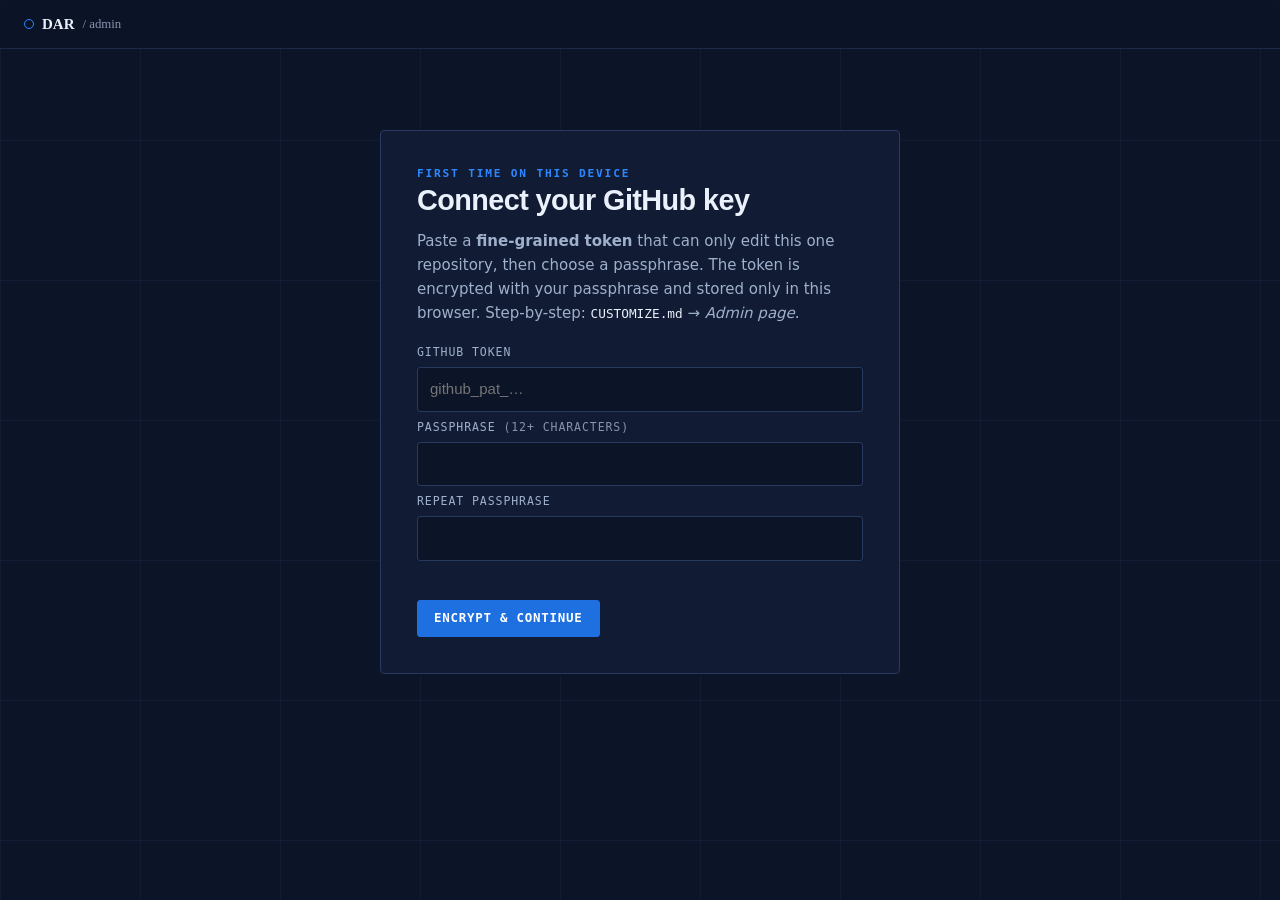
<file: admin/index.html>
<!DOCTYPE html>
<html lang="en">
<head>
<meta charset="UTF-8">
<!-- Security policy: only this site's own scripts run; the page can only talk to GitHub's API. -->
<meta http-equiv="Content-Security-Policy" content="default-src 'none'; script-src 'self'; style-src 'self' 'unsafe-inline' https://fonts.googleapis.com; font-src https://fonts.gstatic.com; img-src 'self' data: blob: https://cdn.simpleicons.org https://images.unsplash.com; connect-src 'self' https://api.github.com; frame-src 'self'; base-uri 'self'; form-action 'none'; object-src 'none'; manifest-src 'none'">
<meta name="referrer" content="no-referrer">
<meta name="robots" content="noindex, nofollow">
<meta name="viewport" content="width=device-width, initial-scale=1.0">
<title>Admin — Daryll Celestial</title>
<link rel="preconnect" href="https://fonts.googleapis.com">
<link rel="preconnect" href="https://fonts.gstatic.com" crossorigin>
<link href="https://fonts.googleapis.com/css2?family=Sora:wght@600;800&family=Inter:wght@400;500;600&family=JetBrains+Mono:wght@400;600&display=swap" rel="stylesheet">
<link rel="stylesheet" href="admin.css">
<script type="module" src="admin.js"></script>
</head>
<body>

<header class="bar">
  <div class="brand"><span class="mark" aria-hidden="true"></span>DAR <span class="dim">/ admin</span></div>
  <p class="status" id="status" role="status" aria-live="polite"></p>
  <div class="bar-actions" id="barActions" hidden>
    <button type="button" class="btn" id="btnPreview">Preview</button>
    <button type="button" class="btn btn-solid" id="btnPublish">Publish</button>
    <button type="button" class="btn btn-ghost" id="btnLock" title="Lock now">Lock</button>
  </div>
</header>

<!-- 1 · first time on this device: connect GitHub -->
<section class="view card" id="vSetup" hidden>
  <p class="eyebrow">First time on this device</p>
  <h1>Connect your GitHub key</h1>
  <p>Paste a <b>fine-grained token</b> that can only edit this one repository, then choose a passphrase. The token is encrypted with your passphrase and stored only in this browser. Step-by-step: <code>CUSTOMIZE.md</code> → <i>Admin page</i>.</p>
  <form id="fSetup" autocomplete="off">
    <label for="sToken">GitHub token</label>
    <input id="sToken" type="password" autocomplete="off" spellcheck="false" placeholder="github_pat_…" required>
    <label for="sPass1">Passphrase <span class="dim">(12+ characters)</span></label>
    <input id="sPass1" type="password" autocomplete="new-password" minlength="12" required>
    <label for="sPass2">Repeat passphrase</label>
    <input id="sPass2" type="password" autocomplete="new-password" minlength="12" required>
    <p class="err" id="sErr" role="alert"></p>
    <button class="btn btn-solid" type="submit">Encrypt &amp; continue</button>
  </form>
</section>

<!-- 2 · returning: unlock -->
<section class="view card" id="vUnlock" hidden>
  <p class="eyebrow">Locked</p>
  <h1>Unlock</h1>
  <form id="fUnlock" autocomplete="off">
    <label for="uPass">Passphrase</label>
    <input id="uPass" type="password" autocomplete="current-password" required>
    <p class="err" id="uErr" role="alert"></p>
    <button class="btn btn-solid" type="submit">Unlock</button>
  </form>
  <button type="button" class="link" id="btnForget">Remove the saved key from this device</button>
</section>

<!-- 3 · editor -->
<section class="view editor" id="vEditor" hidden>
  <nav class="tabs" id="tabs" aria-label="Sections"></nav>
  <div class="pane">
    <div class="banner" id="banner" hidden></div>
    <div id="editorBody"></div>
  </div>
</section>

<!-- preview -->
<dialog class="sheet" id="dPreview" aria-labelledby="pvTitle">
  <div class="sheet-bar">
    <h2 id="pvTitle">Preview</h2>
    <label class="inline">Page <select id="pvPage"></select></label>
    <button type="button" class="btn btn-ghost" id="pvClose">Close</button>
  </div>
  <p class="hint">Animations are off in preview; everything is shown in its final state.</p>
  <iframe id="pvFrame" title="Page preview" sandbox="allow-same-origin"></iframe>
</dialog>

<!-- publish -->
<dialog class="sheet small" id="dPublish" aria-labelledby="pbTitle">
  <div class="sheet-bar">
    <h2 id="pbTitle">Publish</h2>
    <button type="button" class="btn btn-ghost" id="pbClose">Cancel</button>
  </div>
  <div id="pbBody"></div>
</dialog>

</body>
</html>
</file>
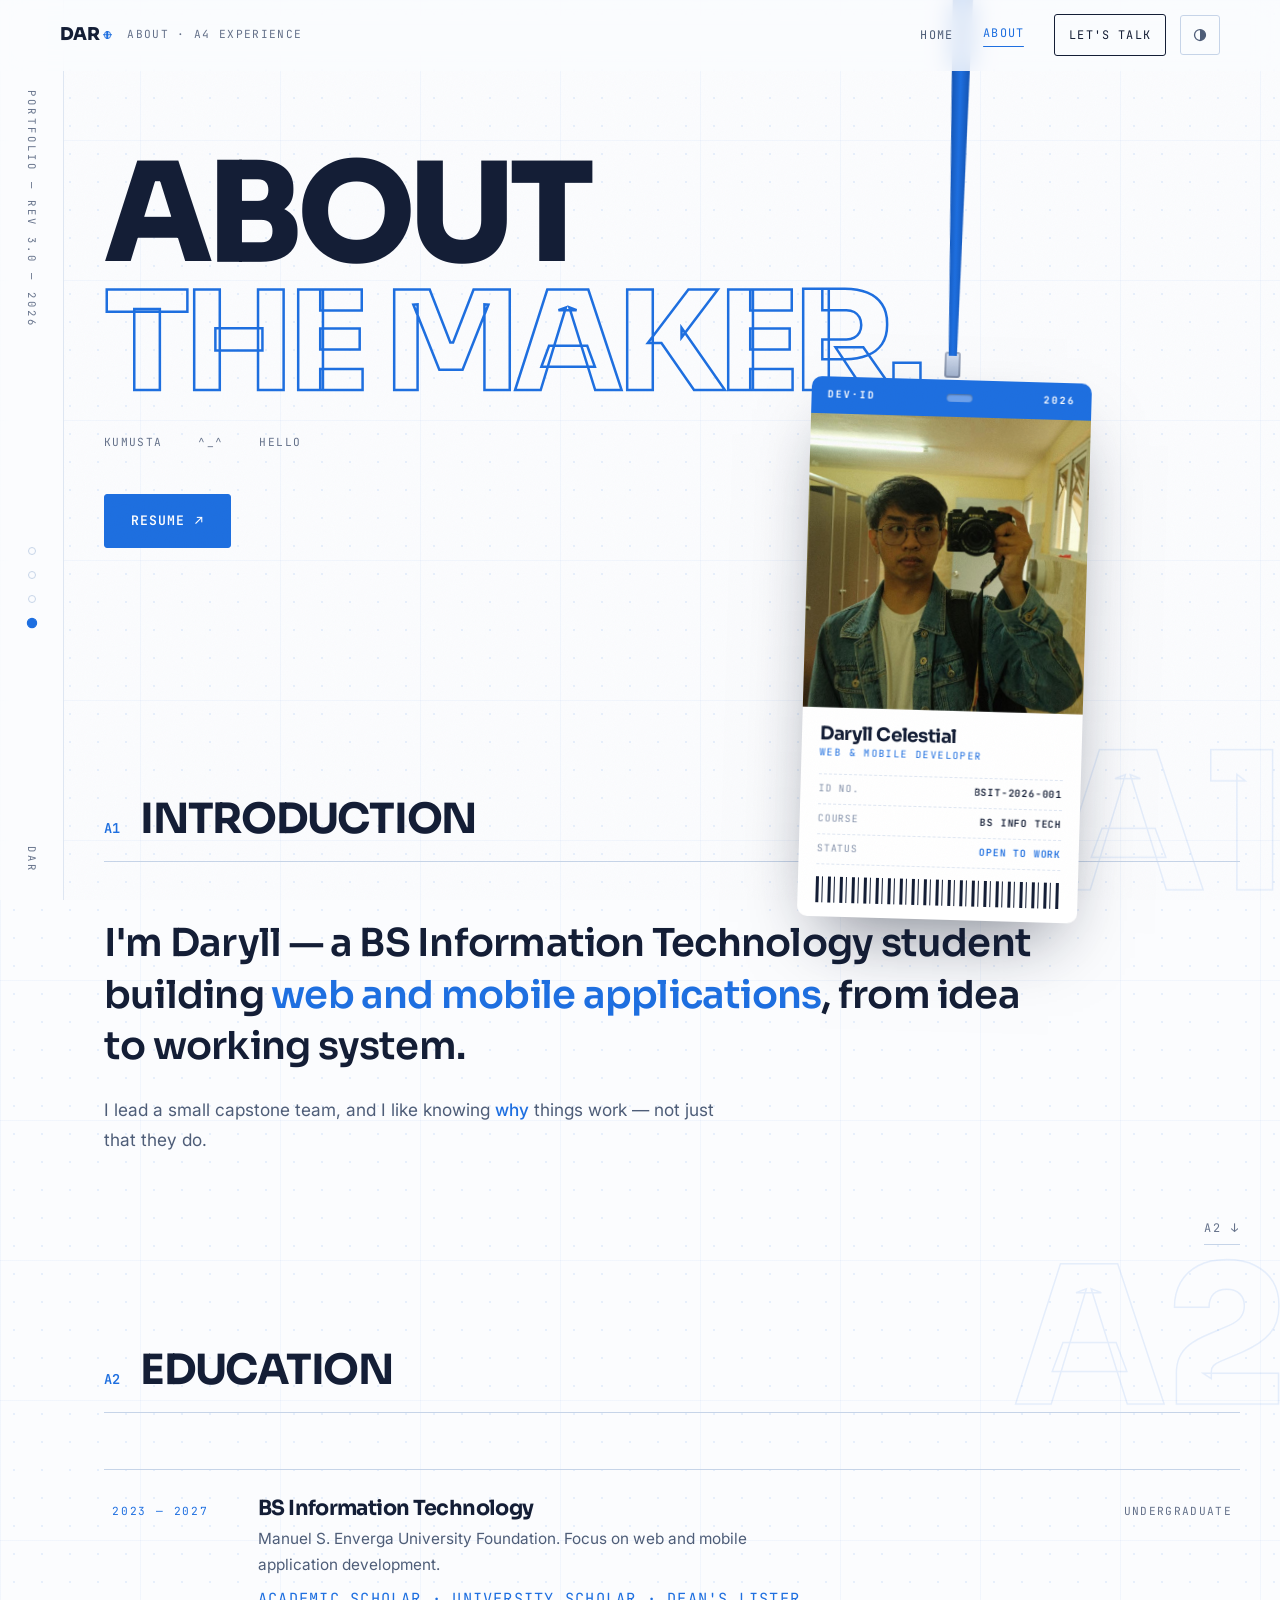
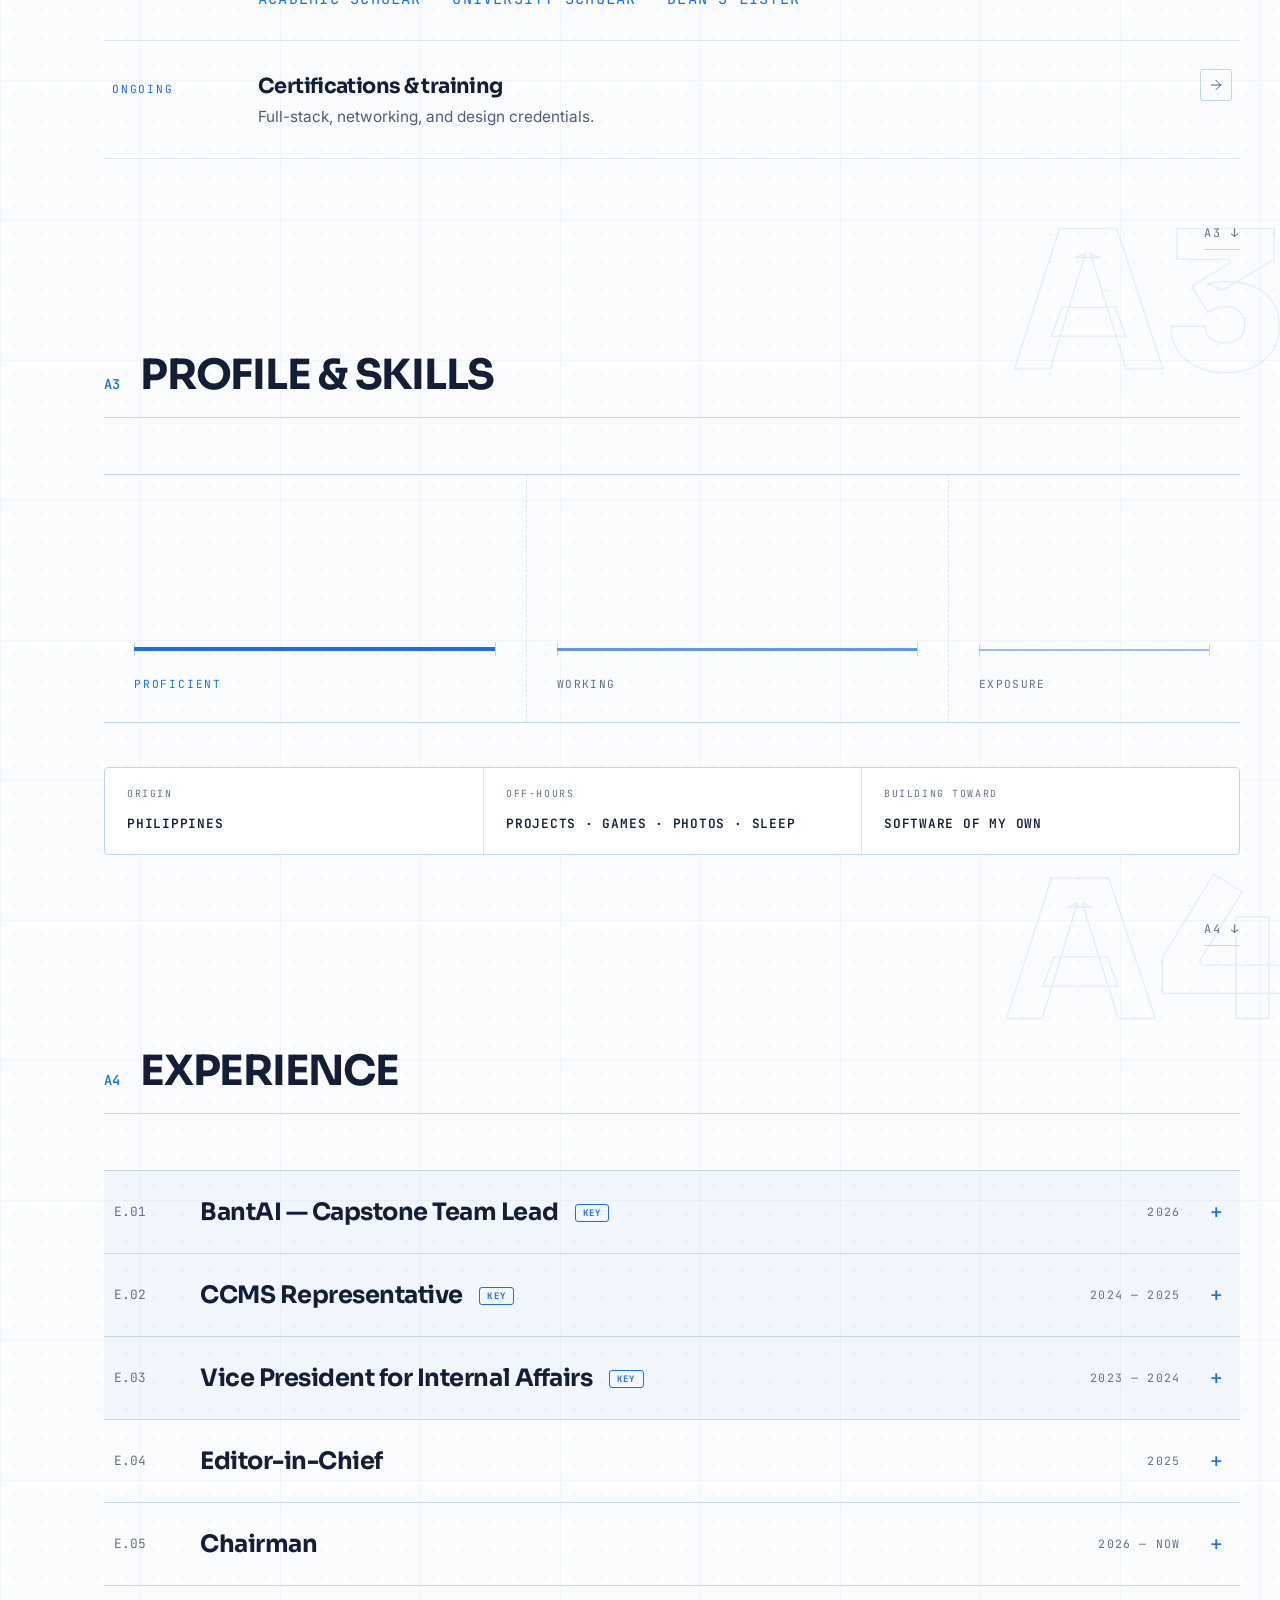
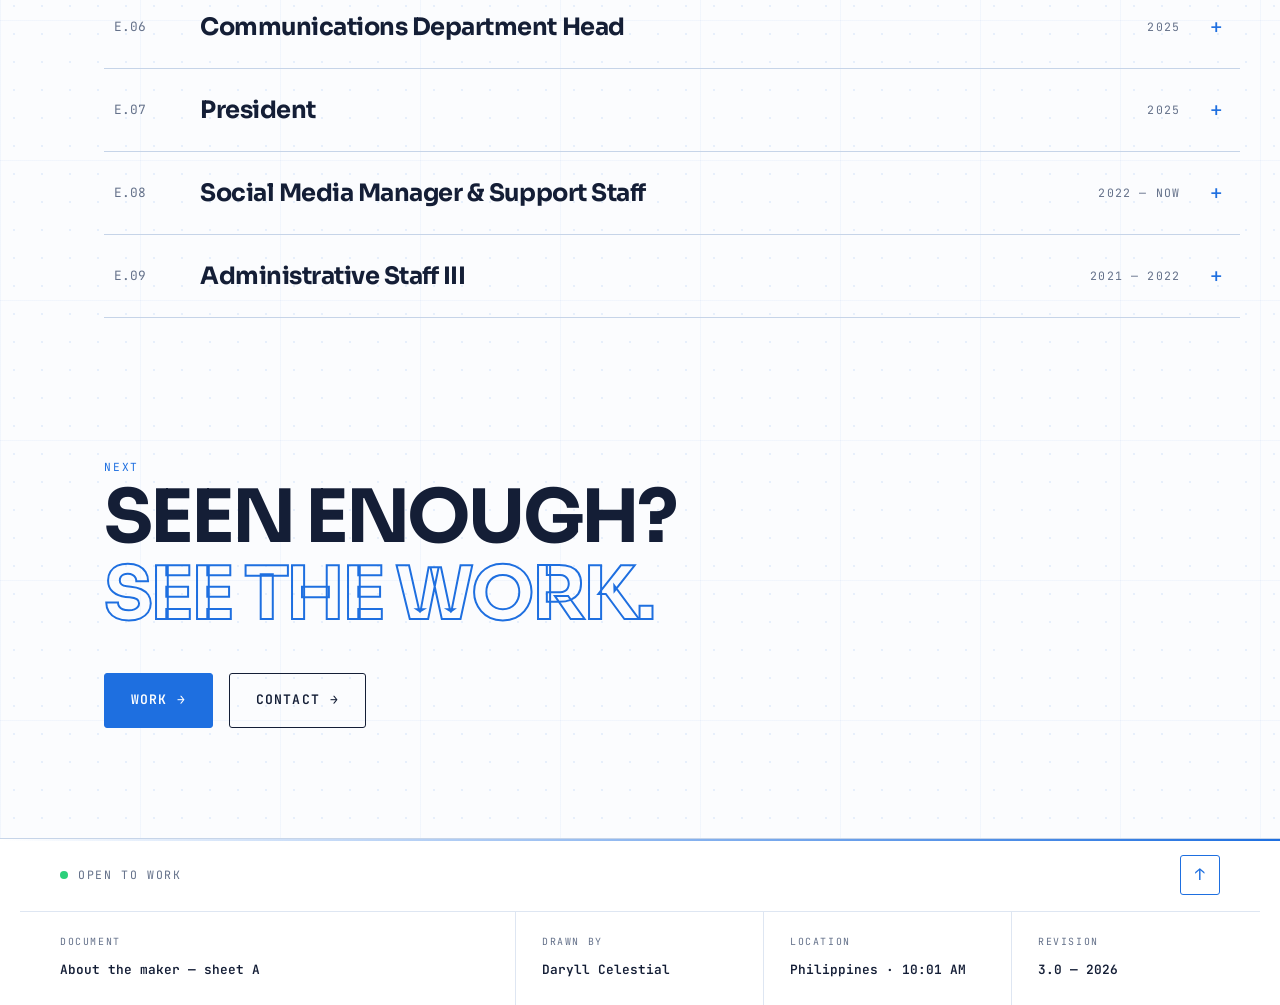
<file: about.html>
<!DOCTYPE html>
<!--
  ============================================================
  EDIT MAP — everything you'll want to change, and how to find it
  (Ctrl+F the ALL-CAPS keys below. Full guide: CUSTOMIZE.md)
  ============================================================
  STILL TO DO:
  IMAGES  -> add portrait.jpg + others to images/ folder; search: images/
  This page's text (intro, education, skills, experience) is already real.
  Full guide: CUSTOMIZE.md
  ============================================================
-->

<html lang="en">
<head>
<meta charset="UTF-8" />
<meta name="viewport" content="width=device-width, initial-scale=1.0" />
<title>About — Daryll Celestial</title>

<link rel="preconnect" href="https://fonts.googleapis.com">
<link rel="preconnect" href="https://fonts.gstatic.com" crossorigin>
<link href="https://fonts.googleapis.com/css2?family=Sora:wght@400;500;600;700;800&family=Inter:wght@400;450;500;600&family=JetBrains+Mono:wght@400;500;600&display=swap" rel="stylesheet">

<style>
/* =========================================================
   TOKENS — shared with index (day) + night overrides
========================================================= */
:root{
  --pearl:#FBFCFE; --card:#FFFFFF;
  --azure:#1E6FE0; --azure-bright:#2D88FF; --azure-soft:#E7F0FE; --azure-ink:#0B3C8C;
  --ink:#141E36; --slate:#4E5D78; --mist:#64718A; --line:#DEE6F2; --line-strong:#C6D4E8;
  --rail:64px; --max:1240px; --ease:cubic-bezier(.22,1,.36,1);

  --bg:var(--pearl); --fg:var(--slate); --hd:var(--ink);
  --ln:var(--line); --ln2:var(--line-strong); --srf:var(--card);
  --grid-dot:rgba(30,111,224,.09); --grid-line:rgba(30,111,224,.045);
}
/* NIGHT — the page becomes the blueprint */
body.night{
  --bg:#0C1428; --fg:#9FB0CC; --hd:#EAF1FC;
  --ln:#1D2A47; --ln2:#28395F; --srf:#111B33;
  --azure-soft:#16233F; --azure:#2D88FF; --mist:#8794AC;
  --grid-dot:rgba(120,170,255,.10); --grid-line:rgba(120,170,255,.05);
}
*{ box-sizing:border-box; margin:0; padding:0; }
html{ scroll-behavior:smooth; }
body{
  font-family:'Inter',system-ui,sans-serif; color:var(--fg); line-height:1.7;
  -webkit-font-smoothing:antialiased; overflow-x:hidden;
  background-color:var(--bg);
  background-image:
    linear-gradient(var(--grid-line) 1px, transparent 1px),
    linear-gradient(90deg, var(--grid-line) 1px, transparent 1px),
    radial-gradient(circle, var(--grid-dot) 1px, transparent 1.5px);
  background-size:140px 140px,140px 140px,28px 28px;
  transition:background-color .8s var(--ease), color .8s var(--ease);
}
h1,h2,h3,h4{ font-family:'Sora',sans-serif; color:var(--hd); line-height:1.05; letter-spacing:-.03em;
  transition:color .8s var(--ease); }
a{ color:inherit; text-decoration:none; }
img{ display:block; max-width:100%; }
.wrap{ width:100%; max-width:var(--max); margin:0 auto; padding:0 40px; }
:focus-visible{ outline:3px solid var(--azure-bright); outline-offset:3px; }
::selection{ background:var(--azure); color:#fff; }
.note{ font-family:'JetBrains Mono'; font-size:.7rem; letter-spacing:.16em; text-transform:uppercase; color:var(--azure); }
.note-dim{ font-family:'JetBrains Mono'; font-size:.7rem; letter-spacing:.12em; text-transform:uppercase; color:var(--mist); }
.btn{ display:inline-flex; align-items:center; gap:10px; font-family:'JetBrains Mono';
  font-weight:600; font-size:.82rem; letter-spacing:.08em; text-transform:uppercase;
  padding:15px 26px; border-radius:3px; cursor:pointer; border:1px solid var(--hd);
  color:var(--hd); background:transparent; transition:background .25s, color .25s, border-color .25s, transform .3s var(--ease); }
.btn .ar{ transition:transform .25s var(--ease); }
.btn:hover .ar{ transform:translateX(5px); }
.btn-solid{ background:var(--azure); border-color:var(--azure); color:#fff; }
.btn-solid:hover{ background:var(--azure-ink); border-color:var(--azure-ink); }
.btn:not(.btn-solid):hover{ background:var(--hd); color:var(--bg); }

/* top bar */
/* left rail — matches index */
.rail{ position:fixed; top:0; left:0; bottom:0; width:var(--rail); z-index:40;
  border-right:1px solid var(--ln); background:color-mix(in srgb, var(--bg) 72%, transparent); backdrop-filter:blur(6px);
  transition:background .8s var(--ease), border-color .8s var(--ease);
  display:flex; flex-direction:column; align-items:center; justify-content:space-between; padding:90px 0 26px; }
.rail .vtext{ writing-mode:vertical-rl; font-family:'JetBrains Mono'; font-size:.66rem;
  letter-spacing:.3em; text-transform:uppercase; color:var(--mist); }
.rail .dots{ display:flex; flex-direction:column; gap:16px; }
.rail .dots a{ position:relative; width:8px; height:8px; border-radius:50%; border:1px solid var(--ln2);
  transition:background-color .3s, border-color .3s, transform .3s; display:block; }
.rail .dots a::before{ content:""; position:absolute; inset:-8px; } /* 24px hit area */
.rail .dots a.on{ background:var(--azure); border-color:var(--azure); transform:scale(1.3); }
main{ margin-left:var(--rail); }
header{ left:var(--rail); }

header{ position:fixed; top:0; left:0; right:0; z-index:50;
  background:color-mix(in srgb, var(--bg) 82%, transparent); backdrop-filter:blur(12px);
  border-bottom:1px solid transparent; transition:border-color .3s, background .8s var(--ease); }
header.scrolled{ border-color:var(--ln); }
.nav{ display:flex; align-items:center; justify-content:space-between; height:70px;
  max-width:var(--max); margin:0 auto; padding:0 40px; }
.logo{ font-family:'Sora'; font-weight:800; font-size:1.1rem; color:var(--hd); }
/* logo mark styled in revisions kit below */
.nav-links{ display:flex; gap:2px; align-items:center; }
.nav-links a{ font-family:'JetBrains Mono'; font-size:.74rem; letter-spacing:.1em; text-transform:uppercase;
  color:var(--fg); padding:10px 14px; border-radius:3px; transition:color .2s, background .2s; }
.nav-links a:hover{ color:var(--azure); background:var(--azure-soft); }
.nav-links a.active{ color:var(--azure); }
.nav-links a.active::after{ content:""; display:block; height:1.5px; background:var(--azure);
  margin-top:3px; border-radius:2px; animation:navmark .3s var(--ease); }
@keyframes navmark{ from{ transform:scaleX(0); } to{ transform:scaleX(1); } }
.nav-links a.active{ position:relative; }
.nav-links .talk{ margin-left:14px; border:1px solid var(--hd); color:var(--hd); }
.nav-links .talk:hover{ background:var(--hd); color:var(--bg); }
.menu-btn{ display:none; background:none; border:none; cursor:pointer; padding:8px; }
.menu-btn span{ display:block; width:24px; height:2px; background:var(--hd); margin:5px 0; }

/* =========================================================
   HERO — headline behind a swinging ID badge
========================================================= */
.hero{ position:relative; padding:150px 0 60px; min-height:82vh; overflow:visible; }
.hero .display{ position:relative; z-index:2; font-family:'Sora'; font-weight:800; color:var(--hd);
  font-size:clamp(3.4rem,11.5vw,8.6rem); line-height:.94; letter-spacing:-.045em; text-transform:uppercase; text-align:left; }
.hero .display .outline{ color:transparent; -webkit-text-stroke:2.5px var(--azure); }
.hero .greet{ display:flex; gap:36px; margin:24px 0 0; }
.hero .resume{ text-align:left; margin-top:42px; }

/* the badge assembly — pivots at top of viewport */
.rig{ position:absolute; top:-40px; left:74%; z-index:3; transform-origin:top center; will-change:transform; }
.strap{ width:34px; height:44vh; min-height:300px; margin:0 auto;
  background:linear-gradient(90deg,var(--azure-ink),var(--azure) 50%,var(--azure-ink));
  clip-path:polygon(18% 0, 82% 0, 62% 100%, 38% 100%); }
.clip{ width:16px; height:26px; margin:-4px auto 0; background:linear-gradient(#d9e2f2,#9fb0cc);
  border-radius:3px; box-shadow:inset 0 0 0 2px rgba(20,30,54,.25); }
.badge{ width:min(280px,64vw); margin:2px auto 0; background:#fff; border-radius:10px;
  box-shadow:0 34px 70px -26px rgba(12,20,40,.55); overflow:hidden; user-select:none; }
.badge .band{ background:var(--azure); color:#fff; display:flex; justify-content:space-between;
  align-items:center; padding:10px 16px; }
.badge .band b{ font-family:'JetBrains Mono'; font-size:.62rem; letter-spacing:.2em; }
.badge .hole{ width:26px; height:8px; border-radius:99px; background:rgba(255,255,255,.35);
  box-shadow:inset 0 1px 2px rgba(0,0,0,.35); }
.badge img{ width:100%; aspect-ratio:1/1.05; object-fit:cover; }
.badge .id-body{ padding:16px 18px 14px; }
.badge .id-body h3{ font-size:1.15rem; letter-spacing:-.02em; color:#141E36; }
.badge .id-body .role{ font-family:'JetBrains Mono'; font-size:.62rem; letter-spacing:.14em;
  text-transform:uppercase; color:var(--azure); margin-top:2px; }
.badge .fields{ margin-top:12px; border-top:1px dashed #DEE6F2; }
.badge .fields div{ display:flex; justify-content:space-between; padding:6px 0;
  border-bottom:1px dashed #DEE6F2; font-family:'JetBrains Mono'; font-size:.62rem;
  letter-spacing:.08em; text-transform:uppercase; }
.badge .fields span{ color:#8794AC; } .badge .fields b{ color:#141E36; font-weight:600; }
.badge .bars{ margin-top:12px; height:26px;
  background:repeating-linear-gradient(90deg,#141E36 0 3px,transparent 3px 6px,#141E36 6px 7px,transparent 7px 12px); }

/* =========================================================
   SECTIONS
========================================================= */
section{ padding:104px 0; }
.idx{ display:flex; align-items:baseline; gap:20px; border-bottom:1px solid var(--ln2);
  padding-bottom:20px; margin-bottom:56px; transition:border-color .8s; }
.idx .n{ font-family:'JetBrains Mono'; font-weight:600; font-size:.85rem; color:var(--azure); }
.idx h2{ font-size:clamp(1.7rem,3.6vw,2.6rem); text-transform:uppercase; }
.idx .right{ margin-left:auto; }

/* A1 intro */
.intro-big{ font-family:'Sora'; font-weight:600; color:var(--hd);
  font-size:clamp(1.5rem,3.4vw,2.4rem); line-height:1.35; letter-spacing:-.02em; max-width:960px;
  transition:color .8s; }
.intro-big em{ font-style:normal; color:var(--azure); }
.intro-sub{ font-size:1.08rem; max-width:640px; margin-top:22px; }
.intro-sub em{ font-style:normal; color:var(--azure); font-weight:500; }

/* A2 education ledger */
.edu{ border-top:1px solid var(--ln2); transition:border-color .8s; }
.edu-row{ display:grid; grid-template-columns:120px 1fr auto; gap:26px; align-items:baseline;
  padding:28px 8px; border-bottom:1px solid var(--ln); transition:background .25s, border-color .8s; }
.edu-row:hover{ background:color-mix(in srgb, var(--azure) 6%, transparent); }
.edu-row h3{ font-size:1.3rem; }
.edu-row p{ margin-top:6px; max-width:560px; font-size:.96rem; }
.edu-honors{ font-family:'JetBrains Mono'; font-size:.72rem; letter-spacing:.08em; text-transform:uppercase; color:var(--azure); margin-top:8px !important; }

/* A3 skill depth — logo size, weight and bar thickness encode the level; no chip text */
.depth{ display:grid; grid-template-columns:1.3fr 1.3fr .9fr; border-top:1px solid var(--ln2); border-bottom:1px solid var(--ln2); }
.tier-col{ display:flex; flex-direction:column; gap:24px; padding:38px 30px 28px; }
.tier-col + .tier-col{ border-left:1px dashed var(--ln); }
.tier-logos{ flex:1; list-style:none; display:flex; flex-wrap:wrap; align-content:flex-start; gap:26px 30px; }
.tier-logos li{ display:block; opacity:0; scale:.25; filter:blur(4px);
  transition:opacity .4s cubic-bezier(.2,0,0,1), scale .45s cubic-bezier(.2,0,0,1), filter .4s cubic-bezier(.2,0,0,1);
  transition-delay:calc(var(--d) * .55s + .5s + var(--i, 0) * 60ms); }
.depth.in .tier-logos li{ opacity:1; scale:1; filter:blur(0); }
.depth.settled .tier-logos li{ transition-delay:0s; }
.brand-i{ display:block; background:currentColor;
  -webkit-mask:var(--src) center/contain no-repeat; mask:var(--src) center/contain no-repeat; transition:color .25s; }
/* drawn Adobe marks (not on the logo CDN) */
.bi-ps{ --src:url("data:image/svg+xml,%3Csvg xmlns='http://www.w3.org/2000/svg' viewBox='0 0 24 24'%3E%3Crect x='1.5' y='1.5' width='21' height='21' rx='4' fill='none' stroke='%23000' stroke-width='1.6'/%3E%3Ctext x='12' y='16' text-anchor='middle' font-family='Arial,Helvetica,sans-serif' font-weight='700' font-size='10'%3EPs%3C/text%3E%3C/svg%3E"); }
.bi-ai{ --src:url("data:image/svg+xml,%3Csvg xmlns='http://www.w3.org/2000/svg' viewBox='0 0 24 24'%3E%3Crect x='1.5' y='1.5' width='21' height='21' rx='4' fill='none' stroke='%23000' stroke-width='1.6'/%3E%3Ctext x='12' y='16' text-anchor='middle' font-family='Arial,Helvetica,sans-serif' font-weight='700' font-size='10'%3EAi%3C/text%3E%3C/svg%3E"); }
.bi-lr{ --src:url("data:image/svg+xml,%3Csvg xmlns='http://www.w3.org/2000/svg' viewBox='0 0 24 24'%3E%3Crect x='1.5' y='1.5' width='21' height='21' rx='4' fill='none' stroke='%23000' stroke-width='1.6'/%3E%3Ctext x='12' y='16' text-anchor='middle' font-family='Arial,Helvetica,sans-serif' font-weight='700' font-size='10'%3ELr%3C/text%3E%3C/svg%3E"); }
.t3 .brand-i{ width:42px; height:42px; color:var(--hd); }
.t2 .brand-i{ width:34px; height:34px; color:var(--fg); }
.t1 .brand-i{ width:28px; height:28px; color:var(--mist); }
/* glow: mouse hover, or touch-and-hold on phones (JS adds .hot) */
.depth{ -webkit-touch-callout:none; -webkit-user-select:none; user-select:none; }
.tier-logos li.hot{ filter:drop-shadow(0 0 14px color-mix(in srgb, var(--azure) 60%, transparent)); scale:1.15; }
.tier-logos li.hot .brand-i{ color:var(--azure); }
@media (hover:hover){
  .depth.settled .tier-logos li:hover{ filter:drop-shadow(0 0 14px color-mix(in srgb, var(--azure) 60%, transparent)); scale:1.15; }
  .tier-logos li:hover .brand-i{ color:var(--azure); }
}
/* the level bar: a drafting dimension line that draws in, tier after tier */
.tier-scale{ position:relative; background:var(--ln); }
.t3 .tier-scale{ height:4px; } .t2 .tier-scale{ height:3px; } .t1 .tier-scale{ height:2px; }
.tier-scale::before,.tier-scale::after{ content:""; position:absolute; top:-5px; bottom:-5px; width:1px; background:var(--ln2); }
.tier-scale::before{ left:0; } .tier-scale::after{ right:0; }
.tier-scale i{ position:absolute; inset:0; background:var(--azure); transform:scaleX(0); transform-origin:left;
  transition:transform .9s var(--ease) calc(var(--d) * .55s); }
.t2 .tier-scale i{ opacity:.65; } .t1 .tier-scale i{ opacity:.35; }
.depth.in .tier-scale i{ transform:scaleX(1); }
.tier-col .tlabel{ opacity:.35; transition:opacity .4s calc(var(--d) * .55s + .6s); }
.depth.in .tlabel{ opacity:1; }
/* facts strip — what's left of the old spec sheet */
.facts{ display:grid; grid-template-columns:repeat(3,1fr); margin-top:44px; border:1px solid var(--ln2); border-radius:4px;
  background:var(--srf); transition:background .8s, border-color .8s; }
.facts div{ padding:18px 22px; }
.facts div + div{ border-left:1px solid var(--ln); }
.facts small{ display:block; font-family:'JetBrains Mono'; font-size:.62rem; letter-spacing:.16em; text-transform:uppercase;
  color:var(--mist); margin-bottom:6px; }
.facts b{ font-family:'JetBrains Mono'; font-size:.8rem; letter-spacing:.06em; text-transform:uppercase; color:var(--hd); font-weight:600; }
@media (max-width:900px){
  .depth{ grid-template-columns:1fr; }
  .tier-col + .tier-col{ border-left:none; border-top:1px dashed var(--ln); }
  .facts{ grid-template-columns:1fr; } .facts div + div{ border-left:none; border-top:1px solid var(--ln); }
}
@media (prefers-reduced-motion:reduce){
  .tier-logos li{ opacity:1; scale:1; filter:none; } .tier-scale i{ transform:none; } .tier-col .tlabel{ opacity:1; }
}

/* A4 experience — accordion */
#experience .acc{ border-top:1px solid var(--ln2); transition:border-color .8s; }
.acc-item{ border-bottom:1px solid var(--ln2); transition:border-color .8s; }
.acc-head{ width:100%; display:grid; grid-template-columns:64px 1fr auto auto; gap:22px; align-items:center;
  padding:26px 10px; background:none; border:none; cursor:pointer; text-align:left;
  font-family:inherit; transition:background .25s, padding-left .3s var(--ease); }
.acc-head:hover{ background:color-mix(in srgb, var(--azure) 7%, transparent); padding-left:20px; }
.acc-head .num{ font-family:'JetBrains Mono'; font-size:.8rem; color:var(--mist); }
.acc-h{ font-size:inherit; line-height:inherit; letter-spacing:normal; }
.acc-head .acc-title{ font-family:'Sora',sans-serif; font-weight:700; color:var(--hd); line-height:1.25;
  font-size:clamp(1.1rem,2.4vw,1.5rem); letter-spacing:-.02em; transition:color .8s var(--ease); }
.acc-head .when{ font-family:'JetBrains Mono'; font-size:.72rem; letter-spacing:.1em; color:var(--mist); text-transform:uppercase; }
.acc-head .pm{ font-family:'JetBrains Mono'; font-size:1.3rem; color:var(--azure); width:28px; text-align:center;
  transition:transform .35s var(--ease); }
.acc-item.open .pm{ transform:rotate(45deg); }
.acc-flag{ font-family:'JetBrains Mono'; font-size:.56rem; letter-spacing:.14em; text-transform:uppercase;
  color:var(--azure); border:1px solid var(--azure); border-radius:3px; padding:2px 7px; margin-left:12px;
  vertical-align:middle; }
.acc-item.key .acc-head{ background:color-mix(in srgb, var(--azure) 4%, transparent); }
.acc-body{ max-height:0; overflow:hidden; transition:max-height .5s var(--ease); }
.acc-inner{ padding:2px 10px 30px 96px; max-width:820px; }
.acc-inner li{ margin-bottom:10px; margin-left:18px; }
.acc-inner .note{ display:inline-block; margin-bottom:12px; }


/* =========================================================
   WOW KIT (day + night aware)
========================================================= */
#spot{ position:fixed; inset:0; z-index:-1; pointer-events:none;
  background-image:
    linear-gradient(rgba(30,111,224,.20) 1px, transparent 1px),
    linear-gradient(90deg, rgba(30,111,224,.20) 1px, transparent 1px),
    radial-gradient(circle, rgba(30,111,224,.32) 1px, transparent 1.5px);
  background-size:140px 140px,140px 140px,28px 28px;
  -webkit-mask-image:radial-gradient(240px circle at var(--mx,-500px) var(--my,-500px), #000 0%, transparent 72%);
  mask-image:radial-gradient(240px circle at var(--mx,-500px) var(--my,-500px), #000 0%, transparent 72%);
}
body.night #spot{
  background-image:
    linear-gradient(rgba(120,170,255,.22) 1px, transparent 1px),
    linear-gradient(90deg, rgba(120,170,255,.22) 1px, transparent 1px),
    radial-gradient(circle, rgba(120,170,255,.34) 1px, transparent 1.5px);
}

#cursor{ position:fixed; top:0; left:0; width:30px; height:30px; border:1.5px solid var(--azure);
  border-radius:50%; pointer-events:none; z-index:80; opacity:0;
  transform:translate(-50%,-50%);
  transition:width .25s var(--ease), height .25s var(--ease), border-color .25s, opacity .3s, background .25s; }
#cursor::before{ content:""; position:absolute; top:50%; left:50%; width:3px; height:3px;
  border-radius:50%; background:var(--azure); transform:translate(-50%,-50%); }
#cursor.on{ opacity:.9; }
#cursor.big{ width:54px; height:54px; border-color:var(--azure-bright); background:rgba(45,136,255,.08); }

body::after{ content:""; position:fixed; inset:0; z-index:9; pointer-events:none; opacity:.05;
  mix-blend-mode:multiply;
  background-image:url("data:image/svg+xml,%3Csvg xmlns='http://www.w3.org/2000/svg' width='140' height='140'%3E%3Cfilter id='n'%3E%3CfeTurbulence type='fractalNoise' baseFrequency='.9' numOctaves='2'/%3E%3C/filter%3E%3Crect width='140' height='140' filter='url(%23n)' opacity='.6'/%3E%3C/svg%3E"); }
body.night::after{ mix-blend-mode:screen; opacity:.04; }

section{ position:relative; }
section .wrap{ position:relative; }
.ghost{ position:absolute; top:-46px; right:-8px; z-index:-1; pointer-events:none; user-select:none;
  font-family:'Sora'; font-weight:800; line-height:1; font-size:clamp(6rem,16vw,12rem);
  color:transparent; -webkit-text-stroke:1.5px rgba(30,111,224,.10); will-change:transform;
  transition:-webkit-text-stroke .8s; }
body.night .ghost{ -webkit-text-stroke:1.5px rgba(120,170,255,.13); }
/* night: --azure brightens for small text; solid fills keep the original blue so white labels stay readable */
body.night .btn-solid:not(:hover){ background:#1E6FE0; border-color:#1E6FE0; }
body.night .toTop:hover{ background:#1E6FE0; }

.idx{ border-bottom:none; position:relative; }
.idx::after{ content:""; position:absolute; left:0; bottom:0; height:1px; width:100%;
  background:var(--ln2); transform:scaleX(0); transform-origin:left;
  transition:transform 1.1s var(--ease) .15s, background .8s; }
.idx.in::after{ transform:scaleX(1); }

@media (hover:none){ #spot,#cursor{ display:none; } }
@media (prefers-reduced-motion:reduce){
  #spot,#cursor{ display:none; }
  .idx::after{ transform:scaleX(1); }
  .ghost{ transform:none !important; }
  body::after{ display:none; }
}


/* header sheet indicator + interactive letters (shared with index) */
.nav{ position:relative; }
/* .loc now static inside .brand (revisions kit) */
@media (max-width:1100px){ .rail{ display:none; } main{ margin-left:0; } header{ left:0; } }
@media (max-width:900px){ .loc{ display:none; } }
.display .lt{ display:inline-block; transition:transform .3s var(--ease), color .3s; }
.display .lt:hover{ transform:translateY(-7%); color:var(--azure); }


/* CTA: "See the work." comes into focus — literally */
.cta-anim .cta-see{ display:inline-block; filter:blur(14px); opacity:.35; letter-spacing:.05em;
  transition:filter 1s var(--ease), opacity 1s var(--ease), letter-spacing 1s var(--ease); }
.cta-anim .cta-see.d2{ transition-delay:.25s; }
.cta-anim.in .cta-see{ filter:blur(0); opacity:1; letter-spacing:-.04em; }
@media (prefers-reduced-motion:reduce){ .cta-anim .cta-see{ filter:none; opacity:1; letter-spacing:-.04em; } }

/* =========================================================
   REVISIONS: logo mark, brand group, CTA fx, footer, transitions
========================================================= */
@view-transition{ navigation:auto; }
::view-transition-old(root){ animation:vt-out .3s var(--ease) both; }
::view-transition-new(root){ animation:vt-in .45s var(--ease) both; }
@keyframes vt-out{ to{ opacity:0; transform:translateY(-12px); } }
@keyframes vt-in{ from{ opacity:0; transform:translateY(12px); } }

.brand{ display:flex; align-items:center; gap:16px; min-width:0; }
.loc{ position:static; transform:none; white-space:nowrap; }

.logo{ display:inline-flex; align-items:baseline; gap:.1em; }
.lg-rest{ display:inline-block; max-width:0; overflow:hidden; opacity:0; white-space:pre;
  transition:max-width .55s var(--ease), opacity .35s var(--ease); }
.logo:hover .lg-rest, .logo:focus-visible .lg-rest{ max-width:14ch; opacity:1; }
.lg-dot{ position:relative; width:.44em; height:.44em; border:1.5px solid var(--azure);
  border-radius:50%; display:inline-block; align-self:center;
  animation:lgspin 9s linear infinite; }
.lg-dot::before,.lg-dot::after{ content:""; position:absolute; background:var(--azure); }
.lg-dot::before{ left:50%; top:-24%; width:1.5px; height:148%; transform:translateX(-50%); }
.lg-dot::after{ top:50%; left:-24%; height:1.5px; width:148%; transform:translateY(-50%); }
.logo:hover .lg-dot{ animation-duration:1.1s; }
@keyframes lgspin{ to{ transform:rotate(360deg); } }

.titleblock{ position:relative; overflow:hidden; }
.titleblock::before{ content:""; position:absolute; top:0; left:0; right:0; height:2px;
  background:linear-gradient(90deg, transparent, var(--azure), transparent);
  background-size:200% 100%; animation:scan 4.5s linear infinite; }
@keyframes scan{ from{ background-position:200% 0; } to{ background-position:-200% 0; } }
.tb-cell{ position:relative; transition:background .35s var(--ease); }
.tb-cell::after{ content:""; position:absolute; left:0; top:0; bottom:0; width:3px;
  background:var(--azure); transform:scaleY(0); transform-origin:top; transition:transform .35s var(--ease); }
.tb-cell:hover{ background:color-mix(in srgb, var(--azure) 8%, transparent); }
.tb-cell:hover::after{ transform:scaleY(1); }

@media (prefers-reduced-motion:reduce){
  ::view-transition-old(root), ::view-transition-new(root){ animation:none; }
  .lg-dot{ animation:none; }
  .titleblock::before{ animation:none; }
}

/* section bridges */
.bridge{ display:flex; justify-content:flex-end; margin-top:64px; }
.bridge a{ font-family:'JetBrains Mono'; font-size:.74rem; letter-spacing:.14em; text-transform:uppercase;
  color:var(--mist); display:inline-flex; align-items:center; gap:10px;
  border-bottom:1px solid var(--ln2); padding-bottom:6px; transition:color .25s, border-color .25s; }
.bridge a:hover{ color:var(--azure); border-color:var(--azure); }
.bridge .ar{ transition:transform .25s var(--ease); }
.bridge a:hover .ar{ transform:translateY(3px); }

/* CTA back home */
.cta{ padding:130px 0 110px; }
.cta h2{ font-size:clamp(2.2rem,6.5vw,4.6rem); text-transform:uppercase; letter-spacing:-.04em; }
.cta h2 .outline{ color:transparent; -webkit-text-stroke:2px var(--azure); }
.cta .row2{ display:flex; gap:16px; margin-top:40px; flex-wrap:wrap; }

/* footer title block */
.titleblock{ border-top:1px solid var(--ln2); background:var(--srf); transition:background .8s, border-color .8s; }
.tb-grid{ display:grid; grid-template-columns:2fr 1fr 1fr 1fr; max-width:var(--max); margin:0 auto; }
.tb-cell{ padding:22px 26px; border-right:1px solid var(--ln); }
.tb-cell:first-child{ padding-left:40px; } .tb-cell:last-child{ border-right:none; }
.tb-cell small{ display:block; font-family:'JetBrains Mono'; font-size:.62rem; letter-spacing:.16em;
  text-transform:uppercase; color:var(--mist); margin-bottom:5px; }
.tb-cell b{ font-family:'JetBrains Mono'; font-size:.8rem; color:var(--hd); font-weight:600; transition:color .8s; }

/* =========================================================
   FOOTER — name marquee + back-to-top + live cells
========================================================= */
.tb-top{ display:flex; align-items:center; justify-content:space-between; gap:20px;
  max-width:var(--max); margin:0 auto; padding:16px 40px; border-bottom:1px solid var(--ln); }
.tb-status{ font-family:'JetBrains Mono'; font-size:.72rem; letter-spacing:.14em;
  text-transform:uppercase; color:var(--mist); display:inline-flex; align-items:center; gap:10px; }
.live-dot{ width:8px; height:8px; border-radius:50%; background:#2bd07a;
  animation:livepulse 2.2s ease-out infinite; }
@keyframes livepulse{ 0%{ box-shadow:0 0 0 0 rgba(43,208,122,.45); }
  70%{ box-shadow:0 0 0 10px rgba(43,208,122,0); } 100%{ box-shadow:0 0 0 0 rgba(43,208,122,0); } }
.toTop{ flex:0 0 auto;
  font-family:'JetBrains Mono'; font-weight:600; font-size:.72rem; letter-spacing:.14em;
  text-transform:uppercase; color:var(--azure); background:var(--srf);
  border:1px solid var(--azure); border-radius:3px; padding:10px 16px; cursor:pointer;
  transition:background .25s, color .25s; }
.toTop:hover{ background:var(--azure); color:#fff; }
.toTop .ar{ display:inline-block; transition:transform .3s var(--ease); }
.toTop:hover .ar{ transform:translateY(-3px); }
.tb-cell{ transition:background .3s, border-color .8s var(--ease); }
.tb-cell:hover{ background:color-mix(in srgb, var(--azure) 8%, transparent); }
@media (prefers-reduced-motion:reduce){ .live-dot{ animation:none; } }

/* cursor: context labels + click squeeze */
#cursor .clabel{ position:absolute; inset:0; display:grid; place-items:center;
  font-family:'JetBrains Mono'; font-weight:600; font-size:.55rem; letter-spacing:.12em;
  text-transform:uppercase; color:#fff; opacity:0; transition:opacity .2s; }
#cursor.label{ width:68px; height:68px; background:var(--azure); border-color:var(--azure); }
#cursor.label::before{ display:none; }
#cursor.label .clabel{ opacity:1; }

.reveal{ opacity:0; transform:translateY(24px); transition:opacity .8s var(--ease), transform .8s var(--ease); }
.reveal.in{ opacity:1; transform:none; }
@media (prefers-reduced-motion:reduce){
  *{ animation:none !important; transition:none !important; }
  .reveal{ opacity:1; transform:none; }
  .rig{ transform:translateX(-50%) rotate(0deg) !important; }
  html{ scroll-behavior:auto; }
}

@media (max-width:900px){
  .hero{ min-height:auto; padding-top:130px; }
  .rig{ position:relative; left:auto; top:0; margin:34px auto 0; width:min(280px,64vw); }
  .strap{ height:120px; min-height:0; }
  .edu-row{ grid-template-columns:1fr; gap:8px; }
  .acc-head{ grid-template-columns:40px 1fr auto; }
  .acc-head .when{ display:none; }
  .acc-inner{ padding-left:60px; }
  .tb-grid{ grid-template-columns:1fr 1fr; }
}
@media (max-width:640px){
  .wrap{ padding:0 22px; } .nav{ padding:0 22px; }
  .nav-links{ position:fixed; inset:70px 0 auto 0; flex-direction:column; gap:0;
    background:var(--bg); border-bottom:1px solid var(--ln);
    padding:14px 22px 20px; transform:translateY(-130%); visibility:hidden;
    transition:transform .35s var(--ease), visibility 0s linear .35s; }
  .nav-links.open{ transform:translateY(0); visibility:visible; transition:transform .35s var(--ease); }
  .nav-links a{ width:100%; padding:14px 4px; }
  .menu-btn{ display:block; }
  section{ padding:78px 0; }
  .tb-grid{ grid-template-columns:1fr; }
  .tb-cell{ padding-left:22px; border-bottom:1px solid var(--ln); }
}

/* =========================================================
   THEME TOGGLE — light (draft) / dark (blueprint)
========================================================= */
.nav-end{ display:flex; align-items:center; gap:6px; }
.theme-btn{ display:inline-flex; align-items:center; gap:8px; margin-left:8px;
  font-family:'JetBrains Mono'; font-size:.74rem; letter-spacing:.1em; text-transform:uppercase;
  color:var(--fg); background:none; border:1px solid var(--ln2); border-radius:3px;
  padding:9px 12px; cursor:pointer; transition:color .2s, border-color .2s; }
.theme-btn:hover{ color:var(--azure); border-color:var(--azure); }
.theme-btn svg{ width:14px; height:14px; flex:none; transition:transform .4s var(--ease); }
.theme-btn[aria-pressed="true"] svg{ transform:rotate(180deg); }
body.night{ color-scheme:dark; }
@media (max-width:640px){
  .theme-btn{ margin-left:0; padding:10px; }
  .theme-btn .tlabel{ position:absolute; width:1px; height:1px; overflow:hidden; clip-path:inset(50%); white-space:nowrap; }
}

/* =========================================================
   ICONS — one stroke set (1.5px, currentColor); every icon-only control is named via aria-label
========================================================= */
.i{ width:18px; height:18px; flex:none; display:block; }
.btn .i{ width:16px; height:16px; }
.ic{ display:inline-grid; place-items:center; width:44px; height:44px; border:1px solid var(--ln2); border-radius:3px;
  color:var(--fg); background:none; cursor:pointer; transition:color .2s, border-color .2s; }
.ic:hover{ color:var(--azure); border-color:var(--azure); }
.ic.sm{ width:32px; height:32px; } .ic.sm .i{ width:16px; height:16px; }
.btn:hover .ar.dn{ transform:translateY(3px); }
.sr{ position:absolute; width:1px; height:1px; overflow:hidden; clip-path:inset(50%); white-space:nowrap; }
.theme-btn{ width:40px; height:40px; padding:0; justify-content:center; }
.toTop{ width:40px; height:40px; padding:0; font-size:1rem; letter-spacing:0; }
</style>
</head>
<body>
<script>
/* theme: the visitor's saved choice, otherwise their system setting (runs before paint) */
(function(){ var t = null; try{ t = localStorage.getItem('theme'); }catch(e){}
  if (t === 'dark' || (t === null && matchMedia('(prefers-color-scheme: dark)').matches)) document.body.classList.add('night'); })();
</script>

<div id="spot" aria-hidden="true"></div>
<div id="cursor" aria-hidden="true"><span class="clabel"></span></div>

<aside class="rail" aria-hidden="true">
  <span class="vtext">Portfolio — Rev 3.0 — 2026</span>
  <nav class="dots" id="railDots">
    <a href="#intro" data-s="intro" tabindex="-1" aria-label="Introduction"></a>
    <a href="#education" data-s="education" tabindex="-1" aria-label="Education"></a>
    <a href="#profile" data-s="profile" tabindex="-1" aria-label="Profile"></a>
    <a href="#experience" data-s="experience" tabindex="-1" aria-label="Experience"></a>
  </nav>
  <span class="vtext">DAR</span>
</aside>

<header id="topbar">
  <div class="nav">
    <div class="brand">
      <a href="index.html" class="logo"><span>DAR</span><span class="lg-rest">YLL CELESTIAL</span><span class="lg-dot" aria-hidden="true"></span></a>
      <span class="loc note-dim" id="loc" aria-hidden="true">About · overview</span>
    </div>
    <div class="nav-end">
    <nav class="nav-links" id="navlinks">
      <a href="index.html">Home</a>
      <a href="about.html" class="active">About</a>
      <a href="index.html#contact" class="talk">Let's talk</a>
    </nav>
    <button class="theme-btn" id="themeBtn" type="button" aria-pressed="false" aria-label="Dark mode" title="Dark mode"><svg viewBox="0 0 16 16" aria-hidden="true"><circle cx="8" cy="8" r="6.25" fill="none" stroke="currentColor" stroke-width="1.5"/><path d="M8 1.75a6.25 6.25 0 0 1 0 12.5z" fill="currentColor"/></svg></button>
    <button class="menu-btn" id="menuBtn" aria-label="Menu" aria-expanded="false" aria-controls="navlinks"><span></span><span></span><span></span></button>
    </div>
  </div>
</header>

<main>

<!-- ============ HERO — swinging ID ============ -->
<section class="hero">
  <div class="wrap">
    <h1 class="display" aria-label="About the maker."><span class="seg">About</span><br><span class="outline seg">the maker.</span></h1>
    <div class="greet">
      <span class="note-dim">Kumusta</span>
      <span class="note-dim">^_^</span>
      <span class="note-dim">Hello</span>
    </div>
    <div class="resume">
      <a href="images/Resume.pdf" target="_blank" rel="noopener" class="btn btn-solid">Resume <span class="ar" aria-hidden="true">↗</span></a>
    </div>
  </div>

  <!-- badge rig: pivots from top, follows cursor -->
  <div class="rig" id="rig" aria-hidden="true">
    <div class="strap"></div>
    <div class="clip"></div>
    <div class="badge">
      <div class="band"><b>DEV·ID</b><span class="hole"></span><b>2026</b></div>
      <img src="images/portrait.jpg" alt="">
      <div class="id-body">
        <h3>Daryll Celestial</h3>
        <div class="role">Web &amp; mobile developer</div>
        <div class="fields">
          <div><span>ID No.</span><b>BSIT-2026-001</b></div>
          <div><span>Course</span><b>BS Info Tech</b></div>
          <div><span>Status</span><b style="color:#1E6FE0">Open to work</b></div>
        </div>
        <div class="bars"></div>
      </div>
    </div>
  </div>
</section>

<!-- ============ A1 INTRO ============ -->
<section id="intro" style="padding-top:60px;">
  <div class="wrap">
    <span class="ghost" aria-hidden="true">A1</span>
    <div class="idx reveal"><span class="n">A1</span><h2>Introduction</h2></div>
    <p class="intro-big reveal">I'm Daryll — a BS Information Technology student building <em>web and mobile applications</em>, from idea to working system.</p>
    <p class="intro-sub reveal">I lead a small capstone team, and I like knowing <em>why</em> things work — not just that they do.</p>
      <div class="bridge reveal"><a href="#education" aria-label="A2 Education">A2 <span class="ar" aria-hidden="true">↓</span></a></div>
  </div>
</section>

<!-- ============ A2 EDUCATION ============ -->
<section id="education" style="padding-top:0;">
  <div class="wrap">
    <span class="ghost" aria-hidden="true">A2</span>
    <div class="idx reveal"><span class="n">A2</span><h2>Education</h2></div>
    <div class="edu reveal">
      <div class="edu-row">
        <span class="note">2023 — 2027</span>
        <div>
          <h3>BS Information Technology</h3>
          <p>Manuel S. Enverga University Foundation. Focus on web and mobile application development.</p>
          <p class="edu-honors">Academic Scholar · University Scholar · Dean's Lister</p>
        </div>
        <span class="note-dim">Undergraduate</span>
      </div>
      <div class="edu-row">
        <span class="note">Ongoing</span>
        <div>
          <h3>Certifications &amp; training</h3>
          <p>Full-stack, networking, and design credentials.</p>
        </div>
        <a href="index.html#certs" class="ic sm" aria-label="All credentials" title="All credentials"><svg class="i" viewBox="0 0 24 24" aria-hidden="true" fill="none" stroke="currentColor" stroke-width="1.5" stroke-linecap="round" stroke-linejoin="round"><path d="M5 12h14"/><path d="m12 5 7 7-7 7"/></svg></a>
      </div>
    </div>
      <div class="bridge reveal"><a href="#profile" aria-label="A3 Profile and skills">A3 <span class="ar" aria-hidden="true">↓</span></a></div>
  </div>
</section>

<!-- ============ A3 PROFILE: skill depth + facts ============ -->
<!-- SKILLS: one <li> per tool, in the column for your level. Logo = cdn.simpleicons.org/<name> -->
<section id="profile" style="padding-top:0;">
  <div class="wrap">
    <span class="ghost" aria-hidden="true">A3</span>
    <div class="idx reveal"><span class="n">A3</span><h2>Profile &amp; skills</h2></div>
    <div class="depth reveal" id="depth">
      <!-- CMS:depth -->
      <div class="tier-col t3" style="--d:0">
        <ul class="tier-logos" aria-label="Proficient">
          <li style="--i:0"><span class="brand-i" role="img" aria-label="JavaScript" title="JavaScript" style="--src:url(https://cdn.simpleicons.org/javascript)"></span></li>
          <li style="--i:1"><span class="brand-i" role="img" aria-label="React" title="React" style="--src:url(https://cdn.simpleicons.org/react)"></span></li>
          <li style="--i:2"><span class="brand-i" role="img" aria-label="Vite" title="Vite" style="--src:url(https://cdn.simpleicons.org/vite)"></span></li>
          <li style="--i:3"><span class="brand-i" role="img" aria-label="React Native (Expo)" title="React Native (Expo)" style="--src:url(https://cdn.simpleicons.org/expo)"></span></li>
          <li style="--i:4"><span class="brand-i" role="img" aria-label="HTML5" title="HTML5" style="--src:url(https://cdn.simpleicons.org/html5)"></span></li>
          <li style="--i:5"><span class="brand-i" role="img" aria-label="CSS" title="CSS" style="--src:url(https://cdn.simpleicons.org/css)"></span></li>
          <li style="--i:6"><span class="brand-i" role="img" aria-label="Git" title="Git" style="--src:url(https://cdn.simpleicons.org/git)"></span></li>
          <li style="--i:7"><span class="brand-i" role="img" aria-label="GitHub" title="GitHub" style="--src:url(https://cdn.simpleicons.org/github)"></span></li>
        </ul>
        <div class="tier-scale" aria-hidden="true"><i></i></div>
        <span class="note tlabel" aria-hidden="true">Proficient</span>
      </div>
      <div class="tier-col t2" style="--d:1">
        <ul class="tier-logos" aria-label="Working">
          <li style="--i:0"><span class="brand-i" role="img" aria-label="Java" title="Java" style="--src:url(https://cdn.simpleicons.org/openjdk)"></span></li>
          <li style="--i:1"><span class="brand-i" role="img" aria-label="Spring Boot" title="Spring Boot" style="--src:url(https://cdn.simpleicons.org/springboot)"></span></li>
          <li style="--i:2"><span class="brand-i" role="img" aria-label="PostgreSQL" title="PostgreSQL" style="--src:url(https://cdn.simpleicons.org/postgresql)"></span></li>
          <li style="--i:3"><span class="brand-i" role="img" aria-label="Swift" title="Swift" style="--src:url(https://cdn.simpleicons.org/swift)"></span></li>
          <li style="--i:4"><span class="brand-i" role="img" aria-label="Kotlin" title="Kotlin" style="--src:url(https://cdn.simpleicons.org/kotlin)"></span></li>
          <li style="--i:5"><span class="brand-i" role="img" aria-label="Jetpack Compose" title="Jetpack Compose" style="--src:url(https://cdn.simpleicons.org/jetpackcompose)"></span></li>
          <li style="--i:6"><span class="brand-i" role="img" aria-label="Firebase" title="Firebase" style="--src:url(https://cdn.simpleicons.org/firebase)"></span></li>
          <li style="--i:7"><span class="brand-i" role="img" aria-label="Python" title="Python" style="--src:url(https://cdn.simpleicons.org/python)"></span></li>
        </ul>
        <div class="tier-scale" aria-hidden="true"><i></i></div>
        <span class="note-dim tlabel" aria-hidden="true">Working</span>
      </div>
      <div class="tier-col t1" style="--d:2">
        <ul class="tier-logos" aria-label="Exposure">
          <li style="--i:0"><span class="brand-i" role="img" aria-label="Cisco Packet Tracer" title="Cisco Packet Tracer" style="--src:url(https://cdn.simpleicons.org/cisco)"></span></li>
          <li style="--i:1"><span class="brand-i" role="img" aria-label="MQTT" title="MQTT" style="--src:url(https://cdn.simpleicons.org/mqtt)"></span></li>
          <li style="--i:2"><span class="brand-i" role="img" aria-label="Kafka" title="Kafka" style="--src:url(https://cdn.simpleicons.org/apachekafka)"></span></li>
          <li style="--i:3"><span class="brand-i" role="img" aria-label="Figma prototyping" title="Figma prototyping" style="--src:url(https://cdn.simpleicons.org/figma)"></span></li>
        </ul>
        <div class="tier-scale" aria-hidden="true"><i></i></div>
        <span class="note-dim tlabel" aria-hidden="true">Exposure</span>
      </div>
      <!-- /CMS:depth -->
    </div>
    <div class="facts reveal">
      <!-- CMS:facts -->
      <div><small>Origin</small><b>Philippines</b></div>
      <div><small>Off-hours</small><b>Projects · games · photos · sleep</b></div>
      <div><small>Building toward</small><b>Software of my own</b></div>
      <!-- /CMS:facts -->
    </div>
    <div class="bridge reveal"><a href="#experience" aria-label="A4 Experience">A4 <span class="ar" aria-hidden="true">↓</span></a></div>
  </div>
</section>

<!-- ============ A4 EXPERIENCE ============ -->
<section id="experience" style="padding-top:0;">
  <div class="wrap">
    <span class="ghost" aria-hidden="true">A4</span>
    <div class="idx reveal"><span class="n">A4</span><h2>Experience</h2></div>
    <div class="acc reveal">
      <!-- CMS:exp -->
      <div class="acc-item key">
        <h3 class="acc-h"><button class="acc-head" aria-expanded="false">
          <span class="num">E.01</span>
          <span class="acc-title">BantAI — Capstone Team Lead <span class="acc-flag">Key</span></span>
          <span class="when">2026</span>
          <span class="pm" aria-hidden="true">+</span>
        </button></h3>
        <div class="acc-body"><div class="acc-inner">
          <span class="note">MSEUF · 2026</span>
          <ul>
            <li>Led a small development team in planning and building our capstone project.</li>
            <li>Worked across development, system design, and project coordination.</li>
          </ul>
        </div></div>
      </div>
      <div class="acc-item key">
        <h3 class="acc-h"><button class="acc-head" aria-expanded="false">
          <span class="num">E.02</span>
          <span class="acc-title">CCMS Representative <span class="acc-flag">Key</span></span>
          <span class="when">2024 — 2025</span>
          <span class="pm" aria-hidden="true">+</span>
        </button></h3>
        <div class="acc-body"><div class="acc-inner">
          <span class="note">University Collegiate Student Council · 2024 — 2025</span>
          <ul>
            <li>Represented the College of Computing and Multimedia Studies in the University Student Council.</li>
          </ul>
        </div></div>
      </div>
      <div class="acc-item key">
        <h3 class="acc-h"><button class="acc-head" aria-expanded="false">
          <span class="num">E.03</span>
          <span class="acc-title">Vice President for Internal Affairs <span class="acc-flag">Key</span></span>
          <span class="when">2023 — 2024</span>
          <span class="pm" aria-hidden="true">+</span>
        </button></h3>
        <div class="acc-body"><div class="acc-inner">
          <span class="note">Philippine Society of Information Technology Students · 2023 — 2024</span>
          <ul>
            <li>Supported internal operations and student activities of the organization.</li>
          </ul>
        </div></div>
      </div>
      <div class="acc-item">
        <h3 class="acc-h"><button class="acc-head" aria-expanded="false">
          <span class="num">E.04</span>
          <span class="acc-title">Editor-in-Chief</span>
          <span class="when">2025</span>
          <span class="pm" aria-hidden="true">+</span>
        </button></h3>
        <div class="acc-body"><div class="acc-inner">
          <span class="note">KALYE · 2025</span>
          <ul>
            <li>Led the creation of a Figma-based online magazine on Filipino local street culture.</li>
            <li>Oversaw editorial direction, content organization, and visual presentation.</li>
          </ul>
        </div></div>
      </div>
      <div class="acc-item">
        <h3 class="acc-h"><button class="acc-head" aria-expanded="false">
          <span class="num">E.05</span>
          <span class="acc-title">Chairman</span>
          <span class="when">2026 — Now</span>
          <span class="pm" aria-hidden="true">+</span>
        </button></h3>
        <div class="acc-body"><div class="acc-inner">
          <span class="note">Department Student Commission of Election · 2026 — Present</span>
          <ul>
            <li>Oversees departmental student elections and helps ensure a fair, organized electoral process.</li>
          </ul>
        </div></div>
      </div>
      <div class="acc-item">
        <h3 class="acc-h"><button class="acc-head" aria-expanded="false">
          <span class="num">E.06</span>
          <span class="acc-title">Communications Department Head</span>
          <span class="when">2025</span>
          <span class="pm" aria-hidden="true">+</span>
        </button></h3>
        <div class="acc-body"><div class="acc-inner">
          <span class="note">LENTECH Studios · 2025</span>
          <ul>
            <li>Led communications initiatives and coordinated content and messaging for the organization.</li>
          </ul>
        </div></div>
      </div>
      <div class="acc-item">
        <h3 class="acc-h"><button class="acc-head" aria-expanded="false">
          <span class="num">E.07</span>
          <span class="acc-title">President</span>
          <span class="when">2025</span>
          <span class="pm" aria-hidden="true">+</span>
        </button></h3>
        <div class="acc-body"><div class="acc-inner">
          <span class="note">MSEUF Wildcats Esports · 2025</span>
          <ul>
            <li>Led student initiatives across esports, gaming, and creative activities.</li>
          </ul>
        </div></div>
      </div>
      <div class="acc-item">
        <h3 class="acc-h"><button class="acc-head" aria-expanded="false">
          <span class="num">E.08</span>
          <span class="acc-title">Social Media Manager &amp; Support Staff</span>
          <span class="when">2022 — Now</span>
          <span class="pm" aria-hidden="true">+</span>
        </button></h3>
        <div class="acc-body"><div class="acc-inner">
          <span class="note">BUGHAW · 2022 — Present</span>
          <ul>
            <li>Manages social media content while supporting the organization’s programs and activities.</li>
          </ul>
        </div></div>
      </div>
      <div class="acc-item">
        <h3 class="acc-h"><button class="acc-head" aria-expanded="false">
          <span class="num">E.09</span>
          <span class="acc-title">Administrative Staff III</span>
          <span class="when">2021 — 2022</span>
          <span class="pm" aria-hidden="true">+</span>
        </button></h3>
        <div class="acc-body"><div class="acc-inner">
          <span class="note">Office of the Vice Governor, Quezon Province · 2021 — 2022</span>
          <ul>
            <li>Assisted with administrative operations, documentation, and day-to-day office activities.</li>
          </ul>
        </div></div>
      </div>
      <!-- /CMS:exp -->
    </div>
  </div>
</section>

<!-- ============ CTA ============ -->
<section class="cta" style="padding-top:30px;">
  <div class="wrap">
    <span class="note reveal">Next</span>
    <h2 class="reveal cta-anim"><span class="cta-see">Seen enough?</span><br><span class="outline cta-see d2">See the work.</span></h2>
    <div class="row2 reveal">
      <a href="index.html#work" class="btn btn-solid">Work <span class="ar" aria-hidden="true">→</span></a>
      <a href="index.html#contact" class="btn">Contact <span class="ar" aria-hidden="true">→</span></a>
    </div>
  </div>
</section>

</main>

<footer class="titleblock">
  <div class="tb-top">
    <span class="tb-status"><span class="live-dot"></span>Open to work</span>
    <button class="toTop" id="toTop" aria-label="Back to top" title="Back to top"><span class="ar" aria-hidden="true">↑</span></button>
  </div>
  <div class="tb-grid">
    <div class="tb-cell"><small>Document</small><b>About the maker — sheet A</b></div>
    <div class="tb-cell"><small>Drawn by</small><b>Daryll Celestial</b></div>
    <div class="tb-cell"><small>Location</small><b>Philippines · <span id="phTime">--:--</span></b></div>
    <div class="tb-cell"><small>Revision</small><b>3.0 — 2026</b></div>
  </div>
</footer>

<script>
// nav
const topbar = document.getElementById('topbar');
addEventListener('scroll', () => topbar.classList.toggle('scrolled', scrollY > 20));
const mb = document.getElementById('menuBtn');
const nl = document.getElementById('navlinks');
function setMenu(open){ nl.classList.toggle('open', open); mb.setAttribute('aria-expanded', open); }
mb.addEventListener('click', () => setMenu(!nl.classList.contains('open')));
nl.querySelectorAll('a').forEach(a => a.addEventListener('click', () => setMenu(false)));
addEventListener('keydown', e => { if (e.key === 'Escape' && nl.classList.contains('open')){ setMenu(false); mb.focus(); } });

const reduce = matchMedia('(prefers-reduced-motion: reduce)').matches;

// ===== swinging ID: spring pendulum chasing the cursor =====
const rig = document.getElementById('rig');
let angle = 0, vel = 0, target = 0, t0 = performance.now();
if (!reduce){
  addEventListener('mousemove', e => {
    const cx = innerWidth / 2;
    target = Math.max(-18, Math.min(18, (e.clientX - cx) / cx * 22));
  });
  (function swing(now){
    // gentle idle sway + spring toward cursor
    const idle = Math.sin(now / 1400) * 1.6;
    const a = ((target + idle) - angle) * 0.015 - vel * 0.06;
    vel += a; angle += vel;
    rig.style.transform = `translateX(-50%) rotate(${angle}deg)`;
    requestAnimationFrame(swing);
  })(t0);
} else {
  rig.style.transform = 'translateX(-50%)';
}

// ===== accordion =====
document.querySelectorAll('.acc-head').forEach(head => {
  const item = head.closest('.acc-item');
  const body = item.querySelector('.acc-body');
  body.inert = true; // collapsed panels stay out of the screen-reader flow
  head.addEventListener('click', () => {
    const open = item.classList.toggle('open');
    head.setAttribute('aria-expanded', open);
    body.inert = !open;
    body.style.maxHeight = open ? body.scrollHeight + 'px' : 0;
  });
});

// ===== A3 skill depth: bars draw in tier by tier, logos pop in behind them =====
const depth = document.getElementById('depth');
if (depth){
  // once the entrance has played, drop the stagger delays so hover reacts instantly
  new MutationObserver((m, mo) => {
    if (depth.classList.contains('in')){ mo.disconnect(); setTimeout(() => depth.classList.add('settled'), 2600); }
  }).observe(depth, { attributes:true, attributeFilter:['class'] });
  // phones: touch-and-hold a logo to make it glow
  let held = null;
  const release = () => { if (held){ held.classList.remove('hot'); held = null; } };
  depth.addEventListener('pointerdown', e => {
    if (e.pointerType === 'mouse') return;
    release();
    const li = e.target.closest('.tier-logos li');
    if (li){ held = li; li.classList.add('hot'); }
  });
  ['pointerup', 'pointercancel'].forEach(t => addEventListener(t, release));
  depth.addEventListener('contextmenu', e => { if (held) e.preventDefault(); });
}


// ===== wow kit =====
const canHover = matchMedia('(hover:hover)').matches;
const spot = document.getElementById('spot');
const cursor = document.getElementById('cursor');
if (canHover && !reduce){
  let cx = innerWidth/2, cy = innerHeight/2, mx2 = cx, my2 = cy, seen = false;
  addEventListener('mousemove', e => {
    mx2 = e.clientX; my2 = e.clientY;
    spot.style.setProperty('--mx', mx2 + 'px');
    spot.style.setProperty('--my', my2 + 'px');
    if (!seen){ seen = true; cursor.classList.add('on'); }
  });
  let cDown = false;
  (function ringLoop(){
    cx += (mx2 - cx) * .18; cy += (my2 - cy) * .18;
    cursor.style.transform = `translate(${cx}px,${cy}px) translate(-50%,-50%) scale(${cDown ? .82 : 1})`;
    requestAnimationFrame(ringLoop);
  })();
  // cursor: context labels + click squeeze
  addEventListener('mousedown', () => cDown = true);
  addEventListener('mouseup', () => cDown = false);
  const clabel = cursor.querySelector('.clabel');
  const rigEl = document.getElementById('rig'); if (rigEl) rigEl.dataset.cursor = 'Hi ^_^';
  document.addEventListener('mouseover', e => {
    const t = e.target.closest('[data-cursor]');
    if (t){ clabel.textContent = t.dataset.cursor; cursor.classList.add('label'); }
    else cursor.classList.remove('label');
  });
  document.querySelectorAll('a, button').forEach(el => {
    el.addEventListener('mouseenter', () => cursor.classList.add('big'));
    el.addEventListener('mouseleave', () => cursor.classList.remove('big'));
  });
  document.querySelectorAll('.btn').forEach(b => {
    b.addEventListener('mousemove', e => {
      const r = b.getBoundingClientRect();
      b.style.transform = `translate(${(e.clientX-r.left-r.width/2)*.12}px,${(e.clientY-r.top-r.height/2)*.22}px)`;
    });
    b.addEventListener('mouseleave', () => b.style.transform = '');
  });
}

// ghost parallax
const ghosts = [...document.querySelectorAll('.ghost')];
if (!reduce && ghosts.length){
  let gTick = false;
  addEventListener('scroll', () => {
    if (gTick) return; gTick = true;
    requestAnimationFrame(() => {
      ghosts.forEach(g => {
        const r = g.parentElement.getBoundingClientRect();
        g.style.transform = `translateY(${(r.top / innerHeight - .5) * -60}px)`;
      });
      gTick = false;
    });
  }, { passive:true });
}

// ===== interactive display letters + header sheet indicator =====
if (canHover){
  document.querySelectorAll('.display .seg').forEach(sp => {
    sp.innerHTML = sp.textContent.split('').map(c =>
      c === ' ' ? ' ' : `<span class="lt">${c}</span>`).join('');
  });
}
const loc = document.getElementById('loc');
const locLabels = { intro:'About · A1 Introduction', education:'About · A2 Education',
  profile:'About · A3 Profile', experience:'About · A4 Experience' };
const lio = new IntersectionObserver(es => {
  es.forEach(e => {
    if (e.isIntersecting && loc && locLabels[e.target.id]) loc.textContent = locLabels[e.target.id];
  });
}, { rootMargin:'-40% 0px -50% 0px' });
Object.keys(locLabels).forEach(id => { const el = document.getElementById(id); if (el) lio.observe(el); });

// live Philippines clock in the footer
const phTime = document.getElementById('phTime');
if (phTime){
  const tickClock = () => phTime.textContent =
    new Date().toLocaleTimeString('en-PH', { timeZone:'Asia/Manila', hour:'2-digit', minute:'2-digit' });
  tickClock(); setInterval(tickClock, 30000);
}

// footer: back to top + live PH clock
document.getElementById('toTop').addEventListener('click', () =>
  scrollTo({ top:0, behavior: reduce ? 'auto' : 'smooth' }));

// rail dots follow sections
const railDots = [...document.querySelectorAll('#railDots a')];
const rdMap = { intro:'intro', education:'education', profile:'profile', experience:'experience' };
const rio = new IntersectionObserver(es => {
  es.forEach(e => { if (e.isIntersecting){ const id = rdMap[e.target.id];
    railDots.forEach(d => d.classList.toggle('on', d.dataset.s === id)); } });
}, { rootMargin:'-40% 0px -50% 0px' });
Object.keys(rdMap).forEach(id => { const el = document.getElementById(id); if (el) rio.observe(el); });

// reveal
const io = new IntersectionObserver(es => {
  es.forEach(e => { if (e.isIntersecting){ e.target.classList.add('in'); io.unobserve(e.target); } });
}, { threshold:.1 });
document.querySelectorAll('.reveal').forEach(el => io.observe(el));

// ===== admin shortcut: Shift + | opens the private admin page (still locked behind your passphrase) =====
addEventListener("keydown", e => {
  if (e.key !== "|" || !e.shiftKey || e.ctrlKey || e.metaKey || e.altKey) return;
  if (e.target.closest && e.target.closest("input, textarea, select, [contenteditable=\"true\"]")) return;
  location.href = "admin/";
});

// ===== theme toggle (dark / light) — choice is remembered across pages =====
const themeBtn = document.getElementById('themeBtn');
if (themeBtn){
  const syncTheme = () => themeBtn.setAttribute('aria-pressed', document.body.classList.contains('night'));
  syncTheme();
  themeBtn.addEventListener('click', () => {
    const dark = document.body.classList.toggle('night');
    try{ localStorage.setItem('theme', dark ? 'dark' : 'light'); }catch(e){}
    syncTheme();
  });
}
</script>
</body>
</html>
</file>
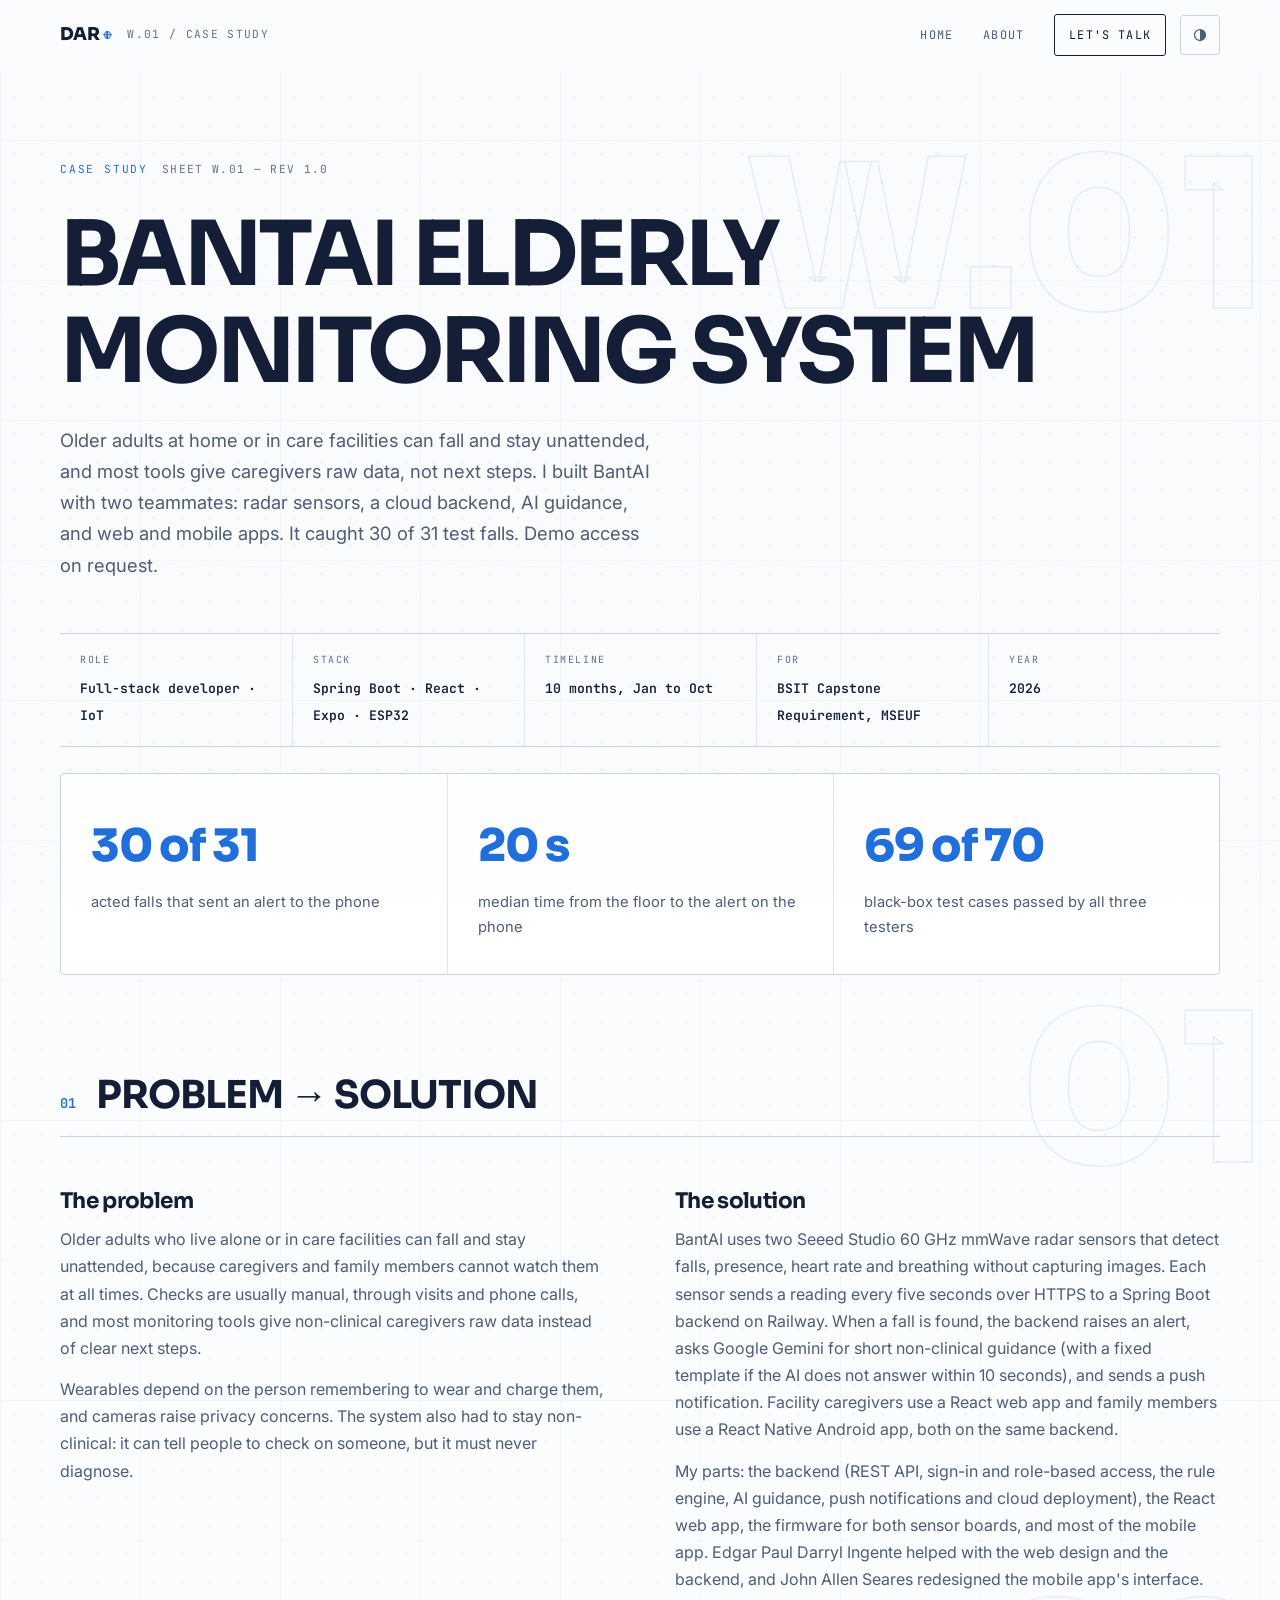
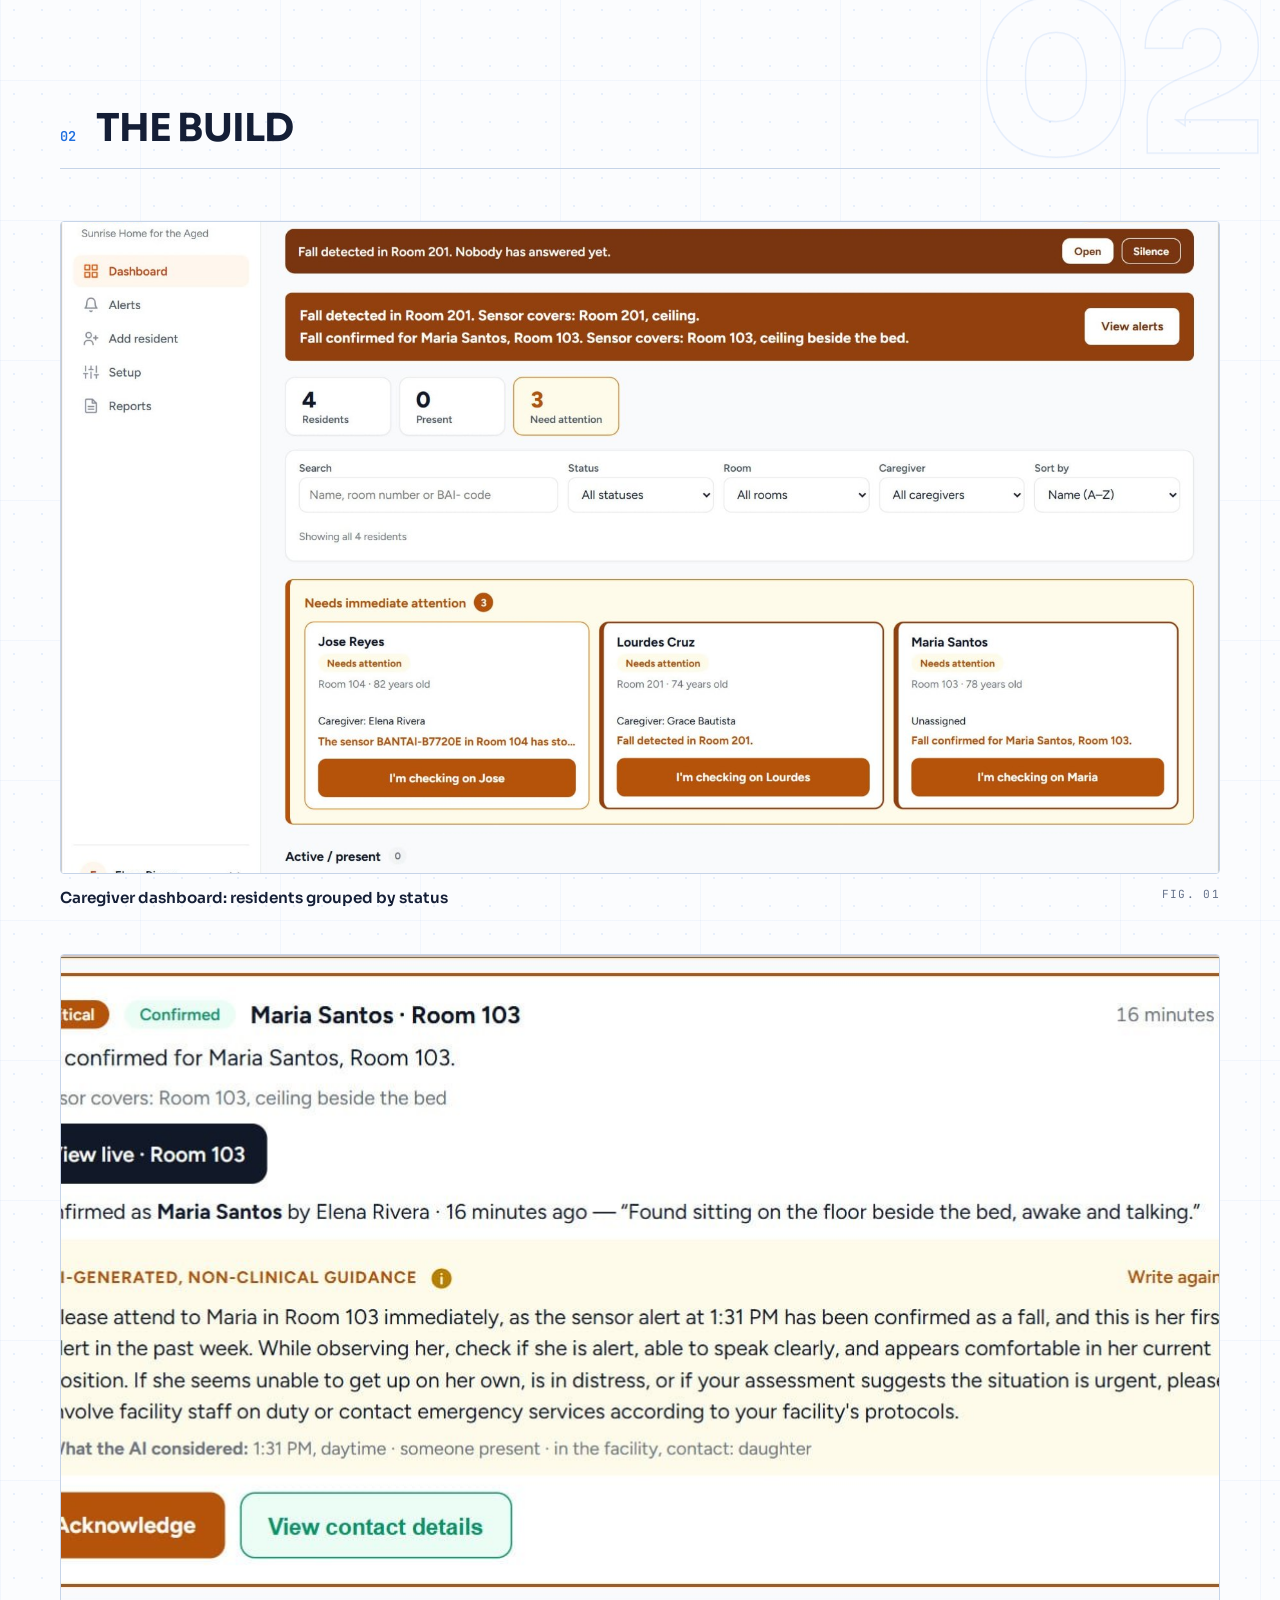
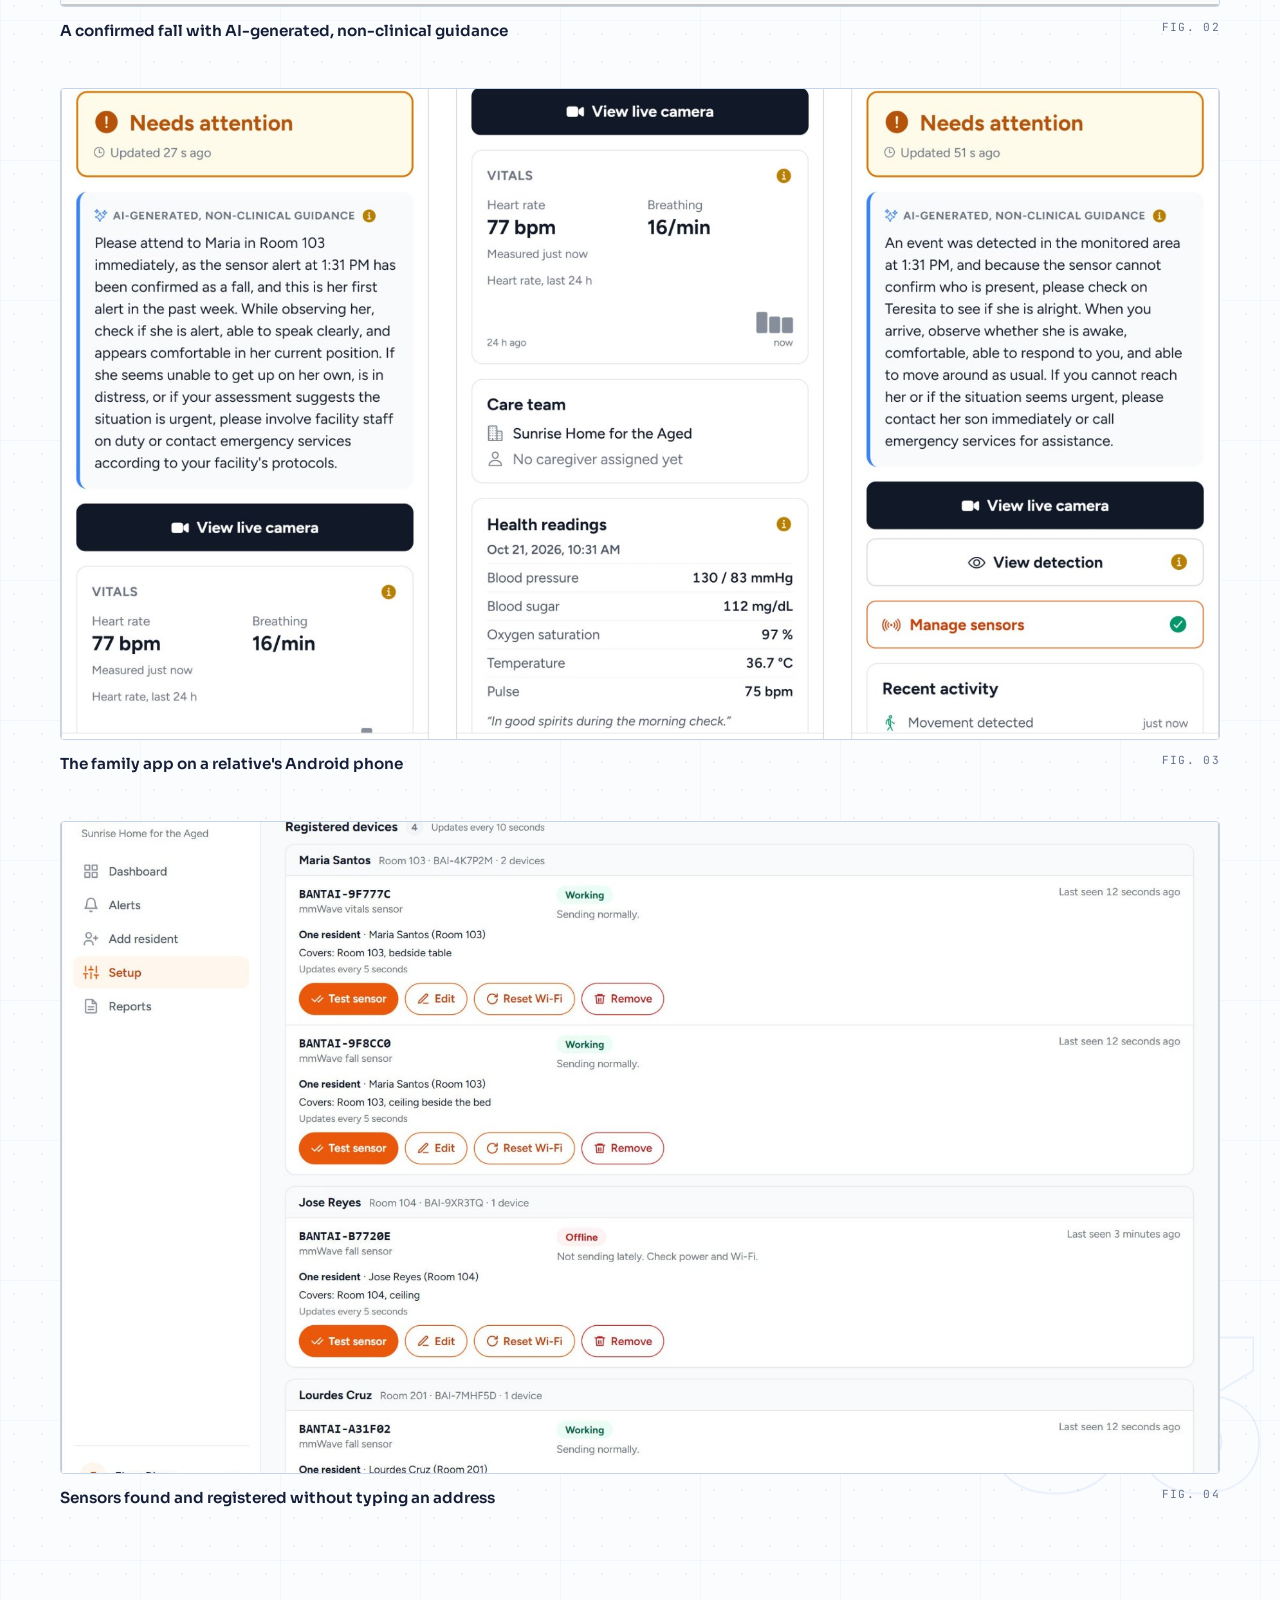
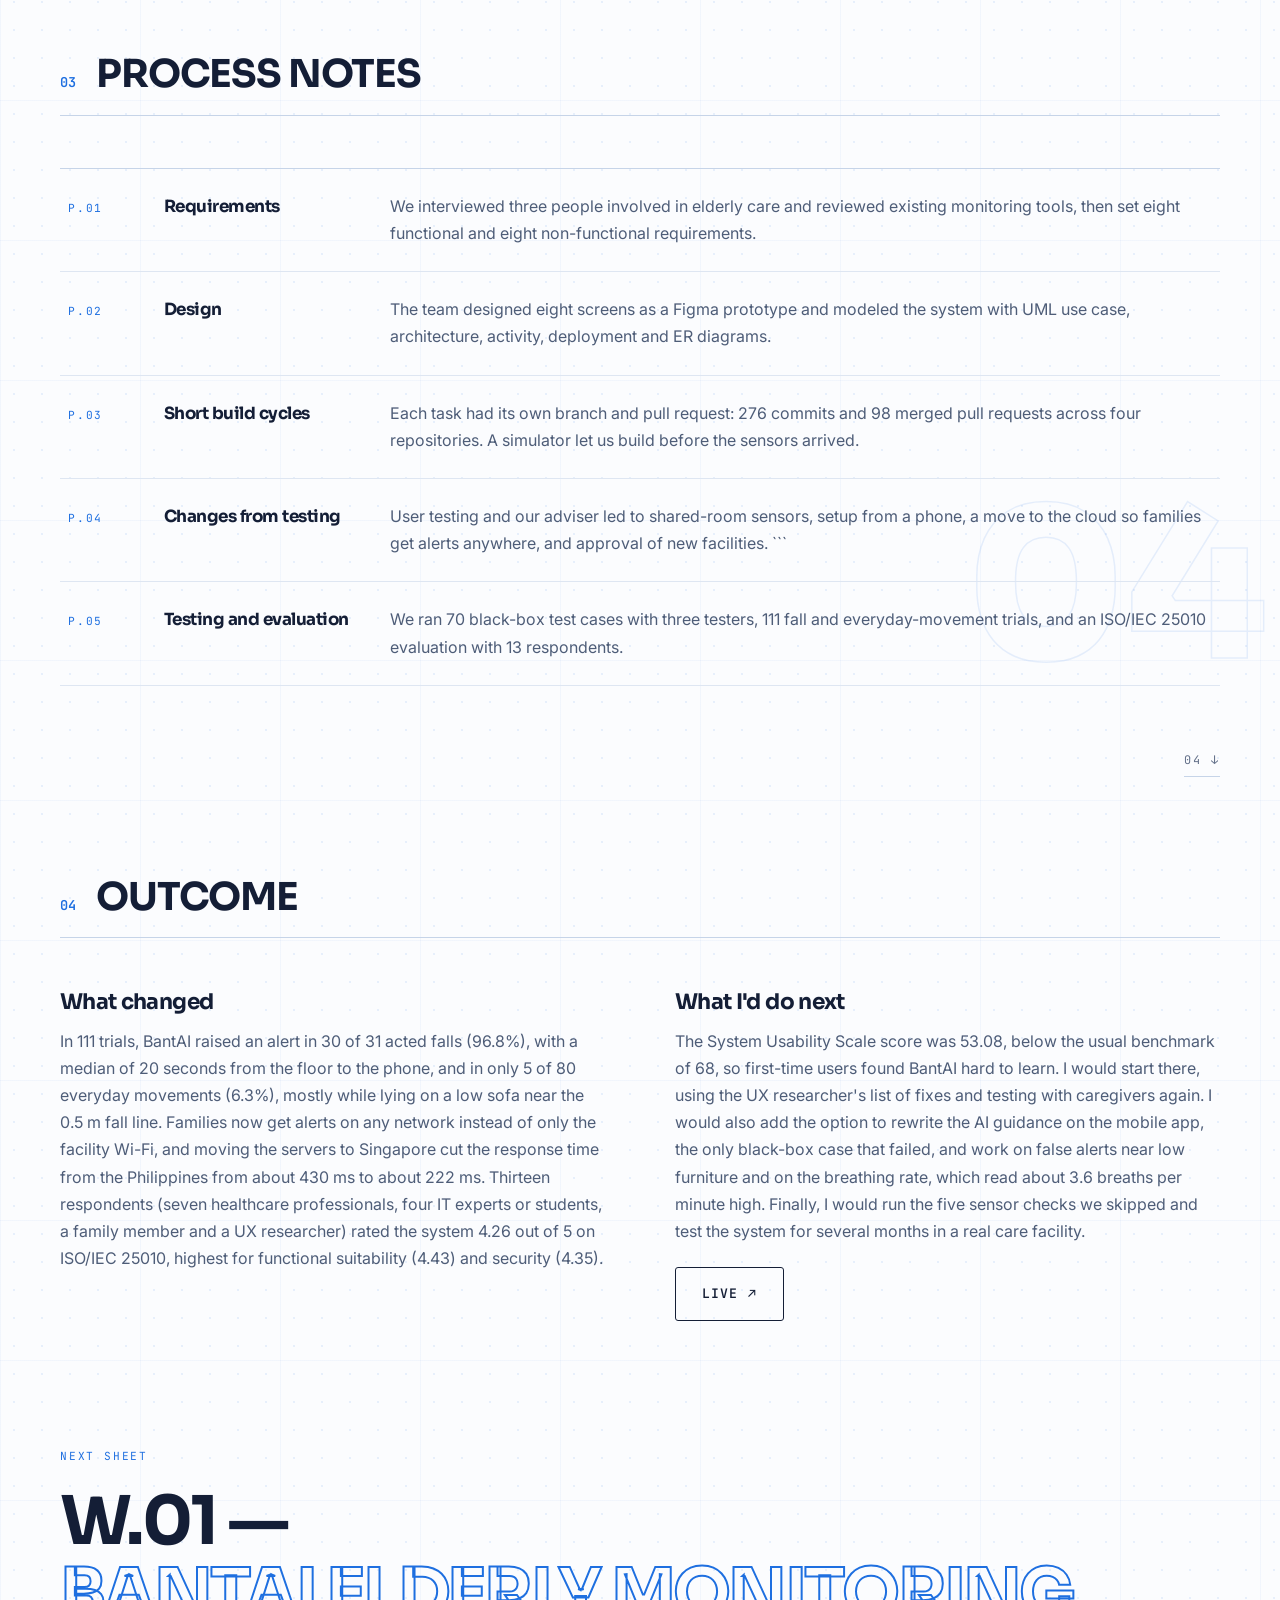
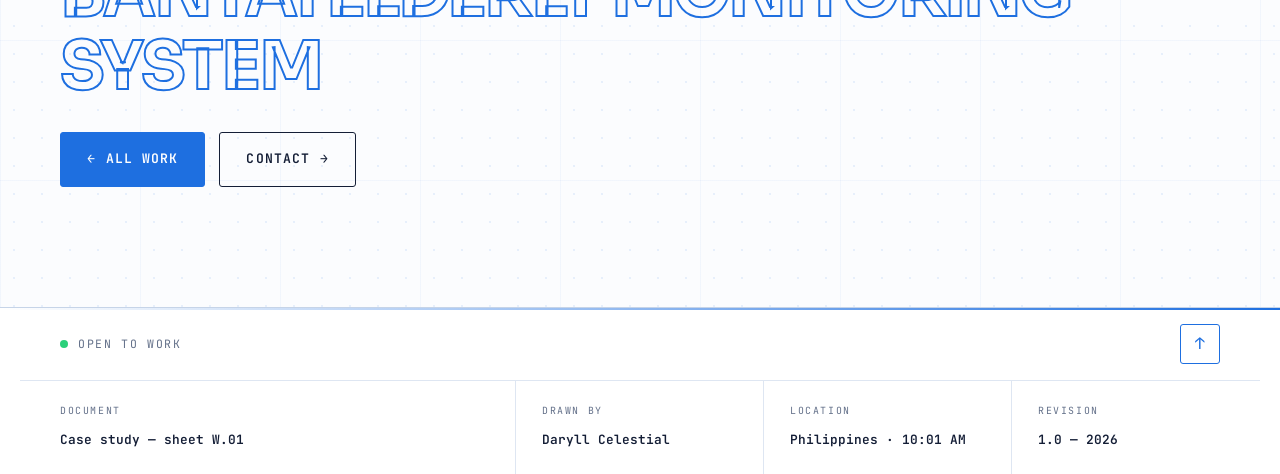
<file: work-portal.html>
<!DOCTYPE html>
<!--
  ============================================================
  EDIT MAP — everything you'll want to change, and how to find it
  (Ctrl+F the ALL-CAPS keys below. Full guide: CUSTOMIZE.md)
  ============================================================
  THIS IS A TEMPLATE. Duplicate per project (e.g. work-enverga.html).
  Fill: title, meta strip, 3 stats, problem/solution, images, process, outcome, links.
  Full guide: CUSTOMIZE.md §3
  ============================================================
-->

<html lang="en">
<head>
<meta charset="UTF-8" />
<meta name="viewport" content="width=device-width, initial-scale=1.0" />
<!-- CMS:case-title --><title>BantAI Elderly Monitoring System — Case study — Daryll Celestial</title><!-- /CMS:case-title -->

<link rel="preconnect" href="https://fonts.googleapis.com">
<link rel="preconnect" href="https://fonts.gstatic.com" crossorigin>
<link href="https://fonts.googleapis.com/css2?family=Sora:wght@400;500;600;700;800&family=Inter:wght@400;450;500;600&family=JetBrains+Mono:wght@400;500;600&display=swap" rel="stylesheet">

<style>
/* ========== tokens (shared with index) ========== */
:root{
  --pearl:#FBFCFE; --card:#FFFFFF;
  --azure:#1E6FE0; --azure-bright:#2D88FF; --azure-soft:#E7F0FE; --azure-ink:#0B3C8C;
  --ink:#141E36; --slate:#4E5D78; --mist:#64718A; --line:#DEE6F2; --line-strong:#C6D4E8;
  --max:1240px; --ease:cubic-bezier(.22,1,.36,1);
}
*{ box-sizing:border-box; margin:0; padding:0; }
html{ scroll-behavior:smooth; }
body{
  font-family:'Inter',system-ui,sans-serif; color:var(--slate); line-height:1.7;
  -webkit-font-smoothing:antialiased; overflow-x:hidden;
  background-color:var(--pearl);
  background-image:
    linear-gradient(rgba(30,111,224,.045) 1px, transparent 1px),
    linear-gradient(90deg, rgba(30,111,224,.045) 1px, transparent 1px),
    radial-gradient(circle, rgba(30,111,224,.09) 1px, transparent 1.5px);
  background-size:140px 140px,140px 140px,28px 28px;
}
h1,h2,h3,h4{ font-family:'Sora',sans-serif; color:var(--ink); line-height:1.08; letter-spacing:-.03em; }
a{ color:inherit; text-decoration:none; }
img{ display:block; max-width:100%; }
main{ position:relative; z-index:1; }
.wrap{ width:100%; max-width:var(--max); margin:0 auto; padding:0 40px; }
:focus-visible{ outline:3px solid var(--azure-bright); outline-offset:3px; }
::selection{ background:var(--azure); color:#fff; }
.note{ font-family:'JetBrains Mono'; font-size:.7rem; letter-spacing:.16em; text-transform:uppercase; color:var(--azure); }
.note-dim{ font-family:'JetBrains Mono'; font-size:.7rem; letter-spacing:.12em; text-transform:uppercase; color:var(--mist); }
.btn{ display:inline-flex; align-items:center; gap:10px; font-family:'JetBrains Mono';
  font-weight:600; font-size:.82rem; letter-spacing:.08em; text-transform:uppercase;
  padding:15px 26px; border-radius:3px; cursor:pointer; border:1px solid var(--ink);
  color:var(--ink); background:transparent; transition:background .25s, color .25s, border-color .25s, transform .3s var(--ease); }
.btn .ar{ transition:transform .25s var(--ease); }
.btn:hover .ar{ transform:translateX(5px); }
.btn-solid{ background:var(--azure); border-color:var(--azure); color:#fff; }
.btn-solid:hover{ background:var(--azure-ink); border-color:var(--azure-ink); }
.btn:not(.btn-solid):hover{ background:var(--ink); color:var(--pearl); }


/* =========================================================
   REVISIONS: logo mark, brand group, CTA fx, footer, transitions
========================================================= */
@view-transition{ navigation:auto; }
::view-transition-old(root){ animation:vt-out .3s var(--ease) both; }
::view-transition-new(root){ animation:vt-in .45s var(--ease) both; }
@keyframes vt-out{ to{ opacity:0; transform:translateY(-12px); } }
@keyframes vt-in{ from{ opacity:0; transform:translateY(12px); } }

.brand{ display:flex; align-items:center; gap:16px; min-width:0; }
.loc{ position:static; transform:none; white-space:nowrap; }

.logo{ display:inline-flex; align-items:baseline; gap:.1em; }
.lg-rest{ display:inline-block; max-width:0; overflow:hidden; opacity:0; white-space:pre;
  transition:max-width .55s var(--ease), opacity .35s var(--ease); }
.logo:hover .lg-rest, .logo:focus-visible .lg-rest{ max-width:14ch; opacity:1; }
.lg-dot{ position:relative; width:.44em; height:.44em; border:1.5px solid var(--azure);
  border-radius:50%; display:inline-block; align-self:center;
  animation:lgspin 9s linear infinite; }
.lg-dot::before,.lg-dot::after{ content:""; position:absolute; background:var(--azure); }
.lg-dot::before{ left:50%; top:-24%; width:1.5px; height:148%; transform:translateX(-50%); }
.lg-dot::after{ top:50%; left:-24%; height:1.5px; width:148%; transform:translateY(-50%); }
.logo:hover .lg-dot{ animation-duration:1.1s; }
@keyframes lgspin{ to{ transform:rotate(360deg); } }

.titleblock{ position:relative; overflow:hidden; }
.titleblock::before{ content:""; position:absolute; top:0; left:0; right:0; height:2px;
  background:linear-gradient(90deg, transparent, var(--azure), transparent);
  background-size:200% 100%; animation:scan 4.5s linear infinite; }
@keyframes scan{ from{ background-position:200% 0; } to{ background-position:-200% 0; } }
.tb-cell{ position:relative; transition:background .35s var(--ease); }
.tb-cell::after{ content:""; position:absolute; left:0; top:0; bottom:0; width:3px;
  background:var(--azure); transform:scaleY(0); transform-origin:top; transition:transform .35s var(--ease); }
.tb-cell:hover{ background:color-mix(in srgb, var(--azure) 8%, transparent); }
.tb-cell:hover::after{ transform:scaleY(1); }

@media (prefers-reduced-motion:reduce){
  ::view-transition-old(root), ::view-transition-new(root){ animation:none; }
  .lg-dot{ animation:none; }
  .titleblock::before{ animation:none; }
}

/* header */
header{ position:fixed; top:0; left:0; right:0; z-index:50;
  background:rgba(251,252,254,.82); backdrop-filter:blur(12px);
  border-bottom:1px solid transparent; transition:border-color .3s; }
header.scrolled{ border-color:var(--line); }
.nav{ display:flex; align-items:center; justify-content:space-between; height:70px;
  max-width:var(--max); margin:0 auto; padding:0 40px; position:relative; }
.logo{ font-family:'Sora'; font-weight:800; font-size:1.1rem; color:var(--ink); }
/* logo mark styled in revisions kit below */
/* .loc now static inside .brand (revisions kit) */
.nav-links{ display:flex; gap:2px; align-items:center; }
.nav-links a{ font-family:'JetBrains Mono'; font-size:.74rem; letter-spacing:.1em; text-transform:uppercase;
  color:var(--slate); padding:10px 14px; border-radius:3px; transition:color .2s, background .2s; }
.nav-links .talk{ margin-left:14px; border:1px solid var(--ink); color:var(--ink); border-radius:3px; }
.nav-links .talk:hover{ background:var(--ink); color:var(--pearl); }
.nav-links a.active{ color:var(--azure); }
.nav-links a.active::after{ content:""; display:block; height:1.5px; background:var(--azure);
  margin-top:3px; border-radius:2px; animation:navmark .3s var(--ease); }
@keyframes navmark{ from{ transform:scaleX(0); } to{ transform:scaleX(1); } }
.nav-links a.active{ position:relative; }
.nav-links a:hover{ color:var(--azure); background:var(--azure-soft); }
@media (max-width:900px){ .loc{ display:none; } }
.menu-btn{ display:none; background:none; border:none; cursor:pointer; padding:8px; }
.menu-btn span{ display:block; width:24px; height:2px; background:var(--ink); margin:5px 0; }
@media (max-width:640px){ .nav{ padding:0 22px; } .wrap{ padding:0 22px; }
  .nav-links{ position:fixed; inset:70px 0 auto 0; flex-direction:column; gap:0;
    background:var(--pearl); border-bottom:1px solid var(--line);
    padding:14px 22px 20px; transform:translateY(-130%); visibility:hidden;
    transition:transform .35s var(--ease), visibility 0s linear .35s; }
  .nav-links.open{ transform:translateY(0); visibility:visible; transition:transform .35s var(--ease); }
  .nav-links a{ width:100%; padding:14px 4px; }
  .menu-btn{ display:block; } }

/* wow kit (lite) */
#spot{ position:fixed; inset:0; z-index:-1; pointer-events:none;
  background-image:
    linear-gradient(rgba(30,111,224,.20) 1px, transparent 1px),
    linear-gradient(90deg, rgba(30,111,224,.20) 1px, transparent 1px),
    radial-gradient(circle, rgba(30,111,224,.32) 1px, transparent 1.5px);
  background-size:140px 140px,140px 140px,28px 28px;
  -webkit-mask-image:radial-gradient(240px circle at var(--mx,-500px) var(--my,-500px), #000 0%, transparent 72%);
  mask-image:radial-gradient(240px circle at var(--mx,-500px) var(--my,-500px), #000 0%, transparent 72%);
}
#cursor{ position:fixed; top:0; left:0; width:30px; height:30px; border:1.5px solid var(--azure);
  border-radius:50%; pointer-events:none; z-index:80; opacity:0; transform:translate(-50%,-50%);
  transition:width .25s var(--ease), height .25s var(--ease), border-color .25s, opacity .3s, background .25s; }
#cursor::before{ content:""; position:absolute; top:50%; left:50%; width:3px; height:3px;
  border-radius:50%; background:var(--azure); transform:translate(-50%,-50%); }
#cursor.on{ opacity:.9; } #cursor.big{ width:54px; height:54px; border-color:var(--azure-bright); background:rgba(45,136,255,.08); }
body::after{ content:""; position:fixed; inset:0; z-index:9; pointer-events:none; opacity:.05; mix-blend-mode:multiply;
  background-image:url("data:image/svg+xml,%3Csvg xmlns='http://www.w3.org/2000/svg' width='140' height='140'%3E%3Cfilter id='n'%3E%3CfeTurbulence type='fractalNoise' baseFrequency='.9' numOctaves='2'/%3E%3C/filter%3E%3Crect width='140' height='140' filter='url(%23n)' opacity='.6'/%3E%3C/svg%3E"); }
section{ position:relative; padding:100px 0; }
section .wrap{ position:relative; }
.ghost{ position:absolute; top:-46px; right:-8px; z-index:-1; pointer-events:none; user-select:none;
  font-family:'Sora'; font-weight:800; line-height:1; font-size:clamp(6rem,17vw,13rem);
  color:transparent; -webkit-text-stroke:1.5px rgba(30,111,224,.10); will-change:transform; }
.idx{ display:flex; align-items:baseline; gap:20px; padding-bottom:20px; margin-bottom:52px; position:relative; }
.idx .n{ font-family:'JetBrains Mono'; font-weight:600; font-size:.85rem; color:var(--azure); }
.idx h2{ font-size:clamp(1.6rem,3.4vw,2.4rem); text-transform:uppercase; }
.idx .right{ margin-left:auto; }
.idx::after{ content:""; position:absolute; left:0; bottom:0; height:1px; width:100%;
  background:var(--line-strong); transform:scaleX(0); transform-origin:left; transition:transform 1.1s var(--ease) .15s; }
.idx.in::after{ transform:scaleX(1); }

/* ===== case hero ===== */
.chero{ padding:160px 0 70px; }
.chero .crumb{ display:flex; gap:14px; align-items:center; margin-bottom:28px; }
.chero h1{ font-size:clamp(2.6rem,7.5vw,5.6rem); text-transform:uppercase; letter-spacing:-.04em; max-width:15ch; }
.chero .sum{ font-size:1.15rem; max-width:600px; margin-top:24px; }
.meta{ display:grid; grid-template-columns:repeat(5,1fr); border-top:1px solid var(--line-strong);
  border-bottom:1px solid var(--line-strong); margin-top:52px; }
.meta div{ padding:18px 20px; }
.meta div + div{ border-left:1px solid var(--line); }
.meta small{ display:block; font-family:'JetBrains Mono'; font-size:.62rem; letter-spacing:.16em;
  text-transform:uppercase; color:var(--mist); margin-bottom:5px; }
.meta b{ font-family:'JetBrains Mono'; font-size:.82rem; color:var(--ink); font-weight:600; }
@media (max-width:900px){ .meta{ grid-template-columns:1fr 1fr; } .meta div{ border-bottom:1px solid var(--line); } }

/* stat band */
.stats{ display:grid; grid-template-columns:repeat(3,1fr); gap:0; margin-top:26px;
  border:1px solid var(--line-strong); border-radius:4px; background:var(--card); overflow:hidden; }
.stat{ padding:34px 30px; }
.stat + .stat{ border-left:1px solid var(--line); }
.stat .big{ font-family:'Sora'; font-weight:800; font-size:clamp(1.8rem,4vw,2.8rem); color:var(--azure); letter-spacing:-.03em; }
.stat p{ font-size:.92rem; margin-top:6px; }
@media (max-width:700px){ .stats{ grid-template-columns:1fr; } .stat + .stat{ border-left:none; border-top:1px solid var(--line); } }

/* body sections */
.two{ display:grid; grid-template-columns:1fr 1fr; gap:70px; }
.two h3{ font-size:1.35rem; margin-bottom:14px; }
.two p{ margin-bottom:14px; }
@media (max-width:900px){ .two{ grid-template-columns:1fr; gap:44px; } }

.plate{ margin-bottom:44px; }
.plate .ph{ border-radius:4px; overflow:hidden; border:1px solid var(--line-strong);
  background:linear-gradient(135deg,var(--azure-soft),#cfe1fc); aspect-ratio:16/9; }
.plate .ph img{ width:100%; height:100%; object-fit:cover; }
.plate .cap{ display:flex; justify-content:space-between; margin-top:11px; }
.plate .cap b{ font-family:'Sora'; font-weight:600; font-size:.95rem; color:var(--ink); }

.plist{ border-top:1px solid var(--line-strong); }
.prow{ display:grid; grid-template-columns:70px 200px 1fr; gap:26px; padding:24px 8px;
  border-bottom:1px solid var(--line); align-items:baseline; }
.prow h3{ font-size:1.05rem; line-height:1.3; }
@media (max-width:700px){ .prow{ grid-template-columns:50px 1fr; } .prow p{ grid-column:2; } }

/* bridges + next project */
.bridge{ display:flex; justify-content:flex-end; margin-top:64px; }
.bridge a{ font-family:'JetBrains Mono'; font-size:.74rem; letter-spacing:.14em; text-transform:uppercase;
  color:var(--mist); display:inline-flex; align-items:center; gap:10px;
  border-bottom:1px solid var(--line-strong); padding-bottom:6px; transition:color .25s, border-color .25s; }
.bridge a:hover{ color:var(--azure); border-color:var(--azure); }
.nextproj{ padding:110px 0 120px; text-align:left; }
.nextproj h2{ font-size:clamp(2rem,6vw,4.2rem); text-transform:uppercase; letter-spacing:-.04em; margin:16px 0 30px; }
.nextproj h2 .outline{ color:transparent; -webkit-text-stroke:2px var(--azure); }
.nextproj .row2{ display:flex; gap:14px; flex-wrap:wrap; }

/* footer */
.titleblock{ border-top:1px solid var(--line-strong); background:var(--card); }
.tb-grid{ display:grid; grid-template-columns:2fr 1fr 1fr 1fr; max-width:var(--max); margin:0 auto; }
.tb-cell{ padding:22px 26px; border-right:1px solid var(--line); }
.tb-cell:first-child{ padding-left:40px; } .tb-cell:last-child{ border-right:none; }
.tb-cell small{ display:block; font-family:'JetBrains Mono'; font-size:.62rem; letter-spacing:.16em;
  text-transform:uppercase; color:var(--mist); margin-bottom:5px; }
.tb-cell b{ font-family:'JetBrains Mono'; font-size:.8rem; color:var(--ink); font-weight:600; }
@media (max-width:900px){ .tb-grid{ grid-template-columns:1fr 1fr; } .tb-cell{ border-bottom:1px solid var(--line); } }
@media (max-width:640px){ .tb-grid{ grid-template-columns:1fr; } .tb-cell{ padding-left:22px; } }

/* =========================================================
   FOOTER — name marquee + back-to-top + live cells
========================================================= */
.tb-top{ display:flex; align-items:center; justify-content:space-between; gap:20px;
  max-width:var(--max); margin:0 auto; padding:16px 40px; border-bottom:1px solid var(--line); }
.tb-status{ font-family:'JetBrains Mono'; font-size:.72rem; letter-spacing:.14em;
  text-transform:uppercase; color:var(--mist); display:inline-flex; align-items:center; gap:10px; }
.live-dot{ width:8px; height:8px; border-radius:50%; background:#2bd07a;
  animation:livepulse 2.2s ease-out infinite; }
@keyframes livepulse{ 0%{ box-shadow:0 0 0 0 rgba(43,208,122,.45); }
  70%{ box-shadow:0 0 0 10px rgba(43,208,122,0); } 100%{ box-shadow:0 0 0 0 rgba(43,208,122,0); } }
.toTop{ flex:0 0 auto;
  font-family:'JetBrains Mono'; font-weight:600; font-size:.72rem; letter-spacing:.14em;
  text-transform:uppercase; color:var(--azure); background:var(--card);
  border:1px solid var(--azure); border-radius:3px; padding:10px 16px; cursor:pointer;
  transition:background .25s, color .25s; }
.toTop:hover{ background:var(--azure); color:#fff; }
.toTop .ar{ display:inline-block; transition:transform .3s var(--ease); }
.toTop:hover .ar{ transform:translateY(-3px); }
.tb-cell{ transition:background .3s, border-color .8s var(--ease); }
.tb-cell:hover{ background:color-mix(in srgb, var(--azure) 8%, transparent); }
@media (prefers-reduced-motion:reduce){ .live-dot{ animation:none; } }

.reveal{ opacity:0; transform:translateY(24px); transition:opacity .8s var(--ease), transform .8s var(--ease); }
.reveal.in{ opacity:1; transform:none; }
@media (hover:none){ #spot,#cursor{ display:none; } }
@media (prefers-reduced-motion:reduce){
  *{ animation:none !important; transition:none !important; }
  .reveal{ opacity:1; transform:none; }
  #spot,#cursor{ display:none; } .idx::after{ transform:scaleX(1); }
  .ghost{ transform:none !important; } body::after{ display:none; }
  html{ scroll-behavior:auto; }
}

/* NIGHT — dark theme (header toggle), same tokens as index */
body.night{
  --pearl:#0C1428; --card:#111B33; --azure-soft:#16233F; --azure:#2D88FF;
  --ink:#EAF1FC; --slate:#9FB0CC; --mist:#7286A8;
  --line:#1D2A47; --line-strong:#28395F;
  background-image:
    linear-gradient(rgba(120,170,255,.05) 1px, transparent 1px),
    linear-gradient(90deg, rgba(120,170,255,.05) 1px, transparent 1px),
    radial-gradient(circle, rgba(120,170,255,.10) 1px, transparent 1.5px);
}
body.night #spot{
  background-image:
    linear-gradient(rgba(120,170,255,.22) 1px, transparent 1px),
    linear-gradient(90deg, rgba(120,170,255,.22) 1px, transparent 1px),
    radial-gradient(circle, rgba(120,170,255,.34) 1px, transparent 1.5px);
}
body.night .ghost{ -webkit-text-stroke:1.5px rgba(120,170,255,.13); }
body.night::after{ mix-blend-mode:screen; opacity:.04; }
body.night header{ background:rgba(12,20,40,.85); }
body.night .plate .ph{ background:linear-gradient(135deg,var(--azure-soft),var(--line)); }
/* solid fills keep the original blue so white labels stay readable */
body.night .btn-solid:not(:hover){ background:#1E6FE0; border-color:#1E6FE0; }
body.night .toTop:hover{ background:#1E6FE0; }

/* =========================================================
   THEME TOGGLE — light (draft) / dark (blueprint)
========================================================= */
.nav-end{ display:flex; align-items:center; gap:6px; }
.theme-btn{ display:inline-flex; align-items:center; gap:8px; margin-left:8px;
  font-family:'JetBrains Mono'; font-size:.74rem; letter-spacing:.1em; text-transform:uppercase;
  color:var(--slate); background:none; border:1px solid var(--line-strong); border-radius:3px;
  padding:9px 12px; cursor:pointer; transition:color .2s, border-color .2s; }
.theme-btn:hover{ color:var(--azure); border-color:var(--azure); }
.theme-btn svg{ width:14px; height:14px; flex:none; transition:transform .4s var(--ease); }
.theme-btn[aria-pressed="true"] svg{ transform:rotate(180deg); }
body.night{ color-scheme:dark; }
@media (max-width:640px){
  .theme-btn{ margin-left:0; padding:10px; }
  .theme-btn .tlabel{ position:absolute; width:1px; height:1px; overflow:hidden; clip-path:inset(50%); white-space:nowrap; }
}

/* =========================================================
   ICONS — one stroke set (1.5px, currentColor); every icon-only control is named via aria-label
========================================================= */
.i{ width:18px; height:18px; flex:none; display:block; }
.btn .i{ width:16px; height:16px; }
.ic{ display:inline-grid; place-items:center; width:44px; height:44px; border:1px solid var(--line-strong); border-radius:3px;
  color:var(--slate); background:none; cursor:pointer; transition:color .2s, border-color .2s; }
.ic:hover{ color:var(--azure); border-color:var(--azure); }
.ic.sm{ width:32px; height:32px; } .ic.sm .i{ width:16px; height:16px; }
.btn:hover .ar.dn{ transform:translateY(3px); }
.sr{ position:absolute; width:1px; height:1px; overflow:hidden; clip-path:inset(50%); white-space:nowrap; }
.theme-btn{ width:40px; height:40px; padding:0; justify-content:center; }
.toTop{ width:40px; height:40px; padding:0; font-size:1rem; letter-spacing:0; }
</style>
</head>
<body>
<script>
/* theme: the visitor's saved choice, otherwise their system setting (runs before paint) */
(function(){ var t = null; try{ t = localStorage.getItem('theme'); }catch(e){}
  if (t === 'dark' || (t === null && matchMedia('(prefers-color-scheme: dark)').matches)) document.body.classList.add('night'); })();
</script>

<div id="spot" aria-hidden="true"></div>
<div id="cursor" aria-hidden="true"></div>

<header id="topbar">
  <div class="nav">
    <div class="brand">
      <a href="index.html" class="logo"><span>DAR</span><span class="lg-rest">YLL CELESTIAL</span><span class="lg-dot" aria-hidden="true"></span></a>
      <span class="loc note-dim" aria-hidden="true"><!-- CMS:case-loc -->W.01 / Case study<!-- /CMS:case-loc --></span>
    </div>
    <div class="nav-end">
    <nav class="nav-links" id="navlinks">
      <a href="index.html">Home</a>
      <a href="about.html">About</a>
      <a href="index.html#contact" class="talk">Let's talk</a>
    </nav>
      <button class="theme-btn" id="themeBtn" type="button" aria-pressed="false" aria-label="Dark mode" title="Dark mode"><svg viewBox="0 0 16 16" aria-hidden="true"><circle cx="8" cy="8" r="6.25" fill="none" stroke="currentColor" stroke-width="1.5"/><path d="M8 1.75a6.25 6.25 0 0 1 0 12.5z" fill="currentColor"/></svg></button>
      <button class="menu-btn" id="menuBtn" aria-label="Menu" aria-expanded="false" aria-controls="navlinks"><span></span><span></span><span></span></button>
    </div>
  </div>
</header>

<main>
<!-- CMS:case-main -->
<!-- ===== CASE HERO ===== -->
<section class="chero" style="padding-bottom:40px;">
  <div class="wrap">
    <span class="ghost" aria-hidden="true">W.01</span>
    <div class="crumb">
      <span class="note">Case study</span>
      <span class="note-dim">Sheet W.01 — Rev 1.0</span>
    </div>
    <h1>BantAI Elderly Monitoring System</h1>
    <p class="sum">Older adults at home or in care facilities can fall and stay unattended, and most tools give caregivers raw data, not next steps. I built BantAI with two teammates: radar sensors, a cloud backend, AI guidance, and web and mobile apps. It caught 30 of 31 test falls. Demo access on request.</p>

    <div class="meta reveal">
      <div><small>Role</small><b>Full-stack developer · IoT</b></div>
      <div><small>Stack</small><b>Spring Boot · React · Expo · ESP32</b></div>
      <div><small>Timeline</small><b>10 months, Jan to Oct</b></div>
      <div><small>For</small><b>BSIT Capstone Requirement, MSEUF</b></div>
      <div><small>Year</small><b>2026</b></div>
    </div>

    <div class="stats reveal">
      <div class="stat"><div class="big">30 of 31</div><p>acted falls that sent an alert to the phone</p></div>
      <div class="stat"><div class="big">20 s</div><p>median time from the floor to the alert on the phone</p></div>
      <div class="stat"><div class="big">69 of 70</div><p>black-box test cases passed by all three testers</p></div>
    </div>
  </div>
</section>

<!-- ===== 01 PROBLEM / SOLUTION ===== -->
<section style="padding-top:60px;">
  <div class="wrap">
    <span class="ghost" aria-hidden="true">01</span>
    <div class="idx reveal"><span class="n">01</span><h2>Problem → Solution</h2></div>
    <div class="two reveal">
      <div>
        <h3>The problem</h3>
        <p>Older adults who live alone or in care facilities can fall and stay unattended, because caregivers and family members cannot watch them at all times. Checks are usually manual, through visits and phone calls, and most monitoring tools give non-clinical caregivers raw data instead of clear next steps.</p>
        <p>Wearables depend on the person remembering to wear and charge them, and cameras raise privacy concerns. The system also had to stay non-clinical: it can tell people to check on someone, but it must never diagnose.</p>
      </div>
      <div>
        <h3>The solution</h3>
        <p>BantAI uses two Seeed Studio 60 GHz mmWave radar sensors that detect falls, presence, heart rate and breathing without capturing images. Each sensor sends a reading every five seconds over HTTPS to a Spring Boot backend on Railway. When a fall is found, the backend raises an alert, asks Google Gemini for short non-clinical guidance (with a fixed template if the AI does not answer within 10 seconds), and sends a push notification. Facility caregivers use a React web app and family members use a React Native Android app, both on the same backend.</p>
        <p>My parts: the backend (REST API, sign-in and role-based access, the rule engine, AI guidance, push notifications and cloud deployment), the React web app, the firmware for both sensor boards, and most of the mobile app. Edgar Paul Darryl Ingente helped with the web design and the backend, and John Allen Seares redesigned the mobile app's interface.</p>
      </div>
    </div>
  </div>
</section>

<!-- ===== 02 SCREENS ===== -->
<section style="padding-top:0;">
  <div class="wrap">
    <span class="ghost" aria-hidden="true">02</span>
    <div class="idx reveal"><span class="n">02</span><h2>The build</h2></div>
    <figure class="plate reveal">
      <div class="ph"><img src="images/caregiver-dashboard-residents--6e389b.jpg" alt="Web dashboard with resident, present and need-attention totals, an unanswered-fall banner, and residents by status."></div>
      <div class="cap"><b>Caregiver dashboard: residents grouped by status</b><span class="note-dim">Fig. 01</span></div>
    </figure>
    <figure class="plate reveal">
      <div class="ph"><img src="images/admin-queue-with-role-based-ac-5d7003.jpg" alt="Alert card showing who was confirmed, the caregiver&#39;s note, AI guidance and the facts the AI considered."></div>
      <div class="cap"><b>A confirmed fall with AI-generated, non-clinical guidance</b><span class="note-dim">Fig. 02</span></div>
    </figure>
    <figure class="plate reveal">
      <div class="ph"><img src="images/the-family-app-on-a-relative-s-71fbcd.jpg" alt="Mobile screen for one elderly person with status, AI guidance, heart and breathing rates, and Acknowledge."></div>
      <div class="cap"><b>The family app on a relative's Android phone</b><span class="note-dim">Fig. 03</span></div>
    </figure>
    <figure class="plate reveal">
      <div class="ph"><img src="images/sensors-found-and-registered-w-ea41a8.jpg" alt="Setup page listing each sensor with what it covers, Working or Offline, and buttons to test or reset its Wi-Fi."></div>
      <div class="cap"><b>Sensors found and registered without typing an address</b><span class="note-dim">Fig. 04</span></div>
    </figure>
  </div>
</section>

<!-- ===== 03 PROCESS ===== -->
<section style="padding-top:0;">
  <div class="wrap">
    <span class="ghost" aria-hidden="true">03</span>
    <div class="idx reveal"><span class="n">03</span><h2>Process notes</h2></div>
    <div class="plist reveal">
      <div class="prow"><span class="note">P.01</span><h3>Requirements</h3><p>We interviewed three people involved in elderly care and reviewed existing monitoring tools, then set eight functional and eight non-functional requirements.</p></div>
      <div class="prow"><span class="note">P.02</span><h3>Design</h3><p>The team designed eight screens as a Figma prototype and modeled the system with UML use case, architecture, activity, deployment and ER diagrams.</p></div>
      <div class="prow"><span class="note">P.03</span><h3>Short build cycles</h3><p>Each task had its own branch and pull request: 276 commits and 98 merged pull requests across four repositories. A simulator let us build before the sensors arrived.</p></div>
      <div class="prow"><span class="note">P.04</span><h3>Changes from testing</h3><p>User testing and our adviser led to shared-room sensors, setup from a phone, a move to the cloud so families get alerts anywhere, and approval of new facilities.
```</p></div>
      <div class="prow"><span class="note">P.05</span><h3>Testing and evaluation</h3><p>We ran 70 black-box test cases with three testers, 111 fall and everyday-movement trials, and an ISO/IEC 25010 evaluation with 13 respondents.</p></div>
    </div>
    <div class="bridge reveal"><a href="#outcome" aria-label="04 Outcome">04 <span class="ar" aria-hidden="true">↓</span></a></div>
  </div>
</section>

<!-- ===== 04 OUTCOME ===== -->
<section id="outcome" style="padding-top:0;">
  <div class="wrap">
    <span class="ghost" aria-hidden="true">04</span>
    <div class="idx reveal"><span class="n">04</span><h2>Outcome</h2></div>
    <div class="two reveal">
      <div>
        <h3>What changed</h3>
        <p>In 111 trials, BantAI raised an alert in 30 of 31 acted falls (96.8%), with a median of 20 seconds from the floor to the phone, and in only 5 of 80 everyday movements (6.3%), mostly while lying on a low sofa near the 0.5 m fall line. Families now get alerts on any network instead of only the facility Wi-Fi, and moving the servers to Singapore cut the response time from the Philippines from about 430 ms to about 222 ms. Thirteen respondents (seven healthcare professionals, four IT experts or students, a family member and a UX researcher) rated the system 4.26 out of 5 on ISO/IEC 25010, highest for functional suitability (4.43) and security (4.35).</p>
      </div>
      <div>
        <h3>What I'd do next</h3>
        <p>The System Usability Scale score was 53.08, below the usual benchmark of 68, so first-time users found BantAI hard to learn. I would start there, using the UX researcher's list of fixes and testing with caregivers again. I would also add the option to rewrite the AI guidance on the mobile app, the only black-box case that failed, and work on false alerts near low furniture and on the breathing rate, which read about 3.6 breaths per minute high. Finally, I would run the five sensor checks we skipped and test the system for several months in a real care facility.</p>
        <div style="display:flex; gap:14px; margin-top:22px; flex-wrap:wrap;">
          <a href="https://bantai.up.railway.app" target="_blank" rel="noopener" class="btn">Live <span class="ar" aria-hidden="true">↗</span></a>
        </div>
      </div>
    </div>
  </div>
</section>

<!-- ===== NEXT PROJECT ===== -->
<section class="nextproj" style="padding-top:20px;">
  <div class="wrap">
    <span class="note reveal">Next sheet</span>
    <h2 class="reveal">W.01 —<br><span class="outline">BantAI Elderly Monitoring System</span></h2>
    <div class="row2 reveal">
      <a href="index.html#work" class="btn btn-solid"><span aria-hidden="true">←</span> All work</a>
      <a href="index.html#contact" class="btn">Contact <span class="ar" aria-hidden="true">→</span></a>
    </div>
  </div>
</section>
<!-- /CMS:case-main -->
</main>

<footer class="titleblock">
  <div class="tb-top">
    <span class="tb-status"><span class="live-dot"></span>Open to work</span>
    <button class="toTop" id="toTop" aria-label="Back to top" title="Back to top"><span class="ar" aria-hidden="true">↑</span></button>
  </div>
  <div class="tb-grid">
    <div class="tb-cell"><small>Document</small><b><!-- CMS:case-doc -->Case study — sheet W.01<!-- /CMS:case-doc --></b></div>
    <div class="tb-cell"><small>Drawn by</small><b>Daryll Celestial</b></div>
    <div class="tb-cell"><small>Location</small><b>Philippines · <span id="phTime">--:--</span></b></div>
    <div class="tb-cell"><small>Revision</small><b>1.0 — 2026</b></div>
  </div>
</footer>

<script>
const topbar = document.getElementById('topbar');
addEventListener('scroll', () => topbar.classList.toggle('scrolled', scrollY > 20));
const mb = document.getElementById('menuBtn');
const nl = document.getElementById('navlinks');
function setMenu(open){ nl.classList.toggle('open', open); mb.setAttribute('aria-expanded', open); }
mb.addEventListener('click', () => setMenu(!nl.classList.contains('open')));
nl.querySelectorAll('a').forEach(a => a.addEventListener('click', () => setMenu(false)));
addEventListener('keydown', e => { if (e.key === 'Escape' && nl.classList.contains('open')){ setMenu(false); mb.focus(); } });

const reduce = matchMedia('(prefers-reduced-motion: reduce)').matches;
const canHover = matchMedia('(hover:hover)').matches;

// spotlight + cursor ring
const spot = document.getElementById('spot');
const cursor = document.getElementById('cursor');
if (canHover && !reduce){
  let cx = innerWidth/2, cy = innerHeight/2, mx = cx, my = cy, seen = false;
  addEventListener('mousemove', e => {
    mx = e.clientX; my = e.clientY;
    spot.style.setProperty('--mx', mx + 'px');
    spot.style.setProperty('--my', my + 'px');
    if (!seen){ seen = true; cursor.classList.add('on'); }
  });
  let cDown = false;
  (function loop(){
    cx += (mx - cx) * .18; cy += (my - cy) * .18;
    cursor.style.transform = `translate(${cx}px,${cy}px) translate(-50%,-50%) scale(${cDown ? .82 : 1})`;
    requestAnimationFrame(loop);
  })();
  // cursor: context labels + click squeeze
  addEventListener('mousedown', () => cDown = true);
  addEventListener('mouseup', () => cDown = false);
  document.querySelectorAll('a, button').forEach(el => {
    el.addEventListener('mouseenter', () => cursor.classList.add('big'));
    el.addEventListener('mouseleave', () => cursor.classList.remove('big'));
  });
  document.querySelectorAll('.btn').forEach(b => {
    b.addEventListener('mousemove', e => {
      const r = b.getBoundingClientRect();
      b.style.transform = `translate(${(e.clientX-r.left-r.width/2)*.12}px,${(e.clientY-r.top-r.height/2)*.22}px)`;
    });
    b.addEventListener('mouseleave', () => b.style.transform = '');
  });
}

// ghost parallax
const ghosts = [...document.querySelectorAll('.ghost')];
if (!reduce && ghosts.length){
  let t = false;
  addEventListener('scroll', () => {
    if (t) return; t = true;
    requestAnimationFrame(() => {
      ghosts.forEach(g => {
        const r = g.parentElement.getBoundingClientRect();
        g.style.transform = `translateY(${(r.top / innerHeight - .5) * -60}px)`;
      });
      t = false;
    });
  }, { passive:true });
}

// live Philippines clock in the footer
const phTime = document.getElementById('phTime');
if (phTime){
  const tickClock = () => phTime.textContent =
    new Date().toLocaleTimeString('en-PH', { timeZone:'Asia/Manila', hour:'2-digit', minute:'2-digit' });
  tickClock(); setInterval(tickClock, 30000);
}

// footer: back to top + live PH clock
document.getElementById('toTop').addEventListener('click', () =>
  scrollTo({ top:0, behavior: reduce ? 'auto' : 'smooth' }));
// reveal
const io = new IntersectionObserver(es => {
  es.forEach(e => { if (e.isIntersecting){ e.target.classList.add('in'); io.unobserve(e.target); } });
}, { threshold:.1 });
document.querySelectorAll('.reveal, .idx').forEach(el => io.observe(el));

// ===== admin shortcut: Shift + | opens the private admin page (still locked behind your passphrase) =====
addEventListener("keydown", e => {
  if (e.key !== "|" || !e.shiftKey || e.ctrlKey || e.metaKey || e.altKey) return;
  if (e.target.closest && e.target.closest("input, textarea, select, [contenteditable=\"true\"]")) return;
  location.href = "admin/";
});

// ===== theme toggle (dark / light) — choice is remembered across pages =====
const themeBtn = document.getElementById('themeBtn');
if (themeBtn){
  const syncTheme = () => themeBtn.setAttribute('aria-pressed', document.body.classList.contains('night'));
  syncTheme();
  themeBtn.addEventListener('click', () => {
    const dark = document.body.classList.toggle('night');
    try{ localStorage.setItem('theme', dark ? 'dark' : 'light'); }catch(e){}
    syncTheme();
  });
}
</script>
</body>
</html>
</file>
<file: admin/admin.css>
/* admin/admin.css — the private admin page (blueprint palette, no external CSS) */

/* never show anything until admin.js confirms we are not inside another site's frame */
html:not(.ok){ display:none; }
@view-transition{ navigation:auto; } /* matches the site pages, so Shift + | animates instead of erroring */

:root{
  --bg:#0C1428; --srf:#111B33; --srf2:#16233F; --ln:#1D2A47; --ln2:#28395F;
  --fg:#9FB0CC; --hd:#EAF1FC; --mist:#8794AC; --azure:#2D88FF; --azure-d:#1E6FE0; --red:#FF6B6B; --ok:#2BD07A;
}
*{ box-sizing:border-box; margin:0; padding:0; }
body{ font:15px/1.6 'Inter',system-ui,sans-serif; color:var(--fg); background:var(--bg); min-height:100vh;
  background-image:linear-gradient(rgba(120,170,255,.05) 1px,transparent 1px),linear-gradient(90deg,rgba(120,170,255,.05) 1px,transparent 1px);
  background-size:140px 140px; }
h1,h2,h3{ font-family:'Sora',sans-serif; color:var(--hd); letter-spacing:-.02em; line-height:1.15; }
h1{ font-size:1.8rem; margin:4px 0 12px; } h2{ font-size:1.1rem; } h3{ font-size:1rem; }
code{ font-family:'JetBrains Mono',monospace; font-size:.85em; color:var(--hd); }
.dim{ color:var(--mist); }
:focus-visible{ outline:3px solid var(--azure); outline-offset:2px; }
[hidden]{ display:none !important; }

/* top bar */
.bar{ position:sticky; top:0; z-index:5; display:flex; align-items:center; gap:18px; padding:12px 24px;
  background:rgba(12,20,40,.92); border-bottom:1px solid var(--ln); backdrop-filter:blur(8px); }
.brand{ font-family:'Sora'; font-weight:800; color:var(--hd); display:flex; align-items:center; gap:8px; white-space:nowrap; }
.brand .dim{ font-family:'JetBrains Mono'; font-weight:400; font-size:.8rem; }
.mark{ width:10px; height:10px; border:1.5px solid var(--azure); border-radius:50%; }
.status{ flex:1; font-family:'JetBrains Mono'; font-size:.78rem; color:var(--mist); min-width:0; overflow:hidden; text-overflow:ellipsis; white-space:nowrap; }
.status.bad{ color:var(--red); } .status.good{ color:var(--ok); }
.bar-actions{ display:flex; gap:8px; }

/* buttons */
.btn{ font:600 .78rem/1 'JetBrains Mono',monospace; letter-spacing:.06em; text-transform:uppercase; cursor:pointer;
  padding:11px 16px; border-radius:3px; border:1px solid var(--ln2); background:transparent; color:var(--hd); }
.btn:hover{ border-color:var(--azure); color:var(--azure); }
.btn-solid{ background:var(--azure-d); border-color:var(--azure-d); color:#fff; }
.btn-solid:hover{ background:#0B3C8C; border-color:#0B3C8C; color:#fff; }
.btn-ghost{ border-color:transparent; color:var(--mist); }
.btn:disabled{ opacity:.45; cursor:not-allowed; }
.btn-sm{ font:500 .72rem/1 'JetBrains Mono',monospace; padding:7px 10px; border-radius:3px; border:1px solid var(--ln2);
  background:transparent; color:var(--fg); cursor:pointer; }
.btn-sm:hover{ color:var(--azure); border-color:var(--azure); }
.btn-sm.danger:hover{ color:var(--red); border-color:var(--red); }
.btn-add{ width:100%; margin-top:10px; padding:12px; border:1px dashed var(--ln2); border-radius:3px; background:transparent;
  color:var(--azure); font:600 .78rem 'JetBrains Mono',monospace; letter-spacing:.06em; cursor:pointer; }
.btn-add:hover{ border-color:var(--azure); }
.btn-add:disabled{ opacity:.4; cursor:not-allowed; }
.link{ background:none; border:none; color:var(--mist); text-decoration:underline; cursor:pointer; font:inherit; font-size:.85rem; margin-top:18px; }

/* setup / unlock cards */
.card{ max-width:520px; margin:9vh auto; padding:36px; background:var(--srf); border:1px solid var(--ln2); border-radius:4px; }
.eyebrow{ font:600 .7rem 'JetBrains Mono',monospace; letter-spacing:.16em; text-transform:uppercase; color:var(--azure); }
.card form{ display:grid; gap:8px; margin-top:20px; }
.card form .btn{ margin-top:10px; justify-self:start; }

/* inputs */
label{ font:500 .72rem 'JetBrains Mono',monospace; letter-spacing:.08em; text-transform:uppercase; color:var(--fg); }
input[type=text],input[type=url],input[type=password],textarea,select{
  width:100%; font:15px/1.5 'Inter',sans-serif; color:var(--hd); background:var(--bg); border:1px solid var(--ln2);
  border-radius:3px; padding:10px 12px; }
textarea{ min-height:84px; resize:vertical; }
input[readonly]{ color:var(--mist); }
input:focus,textarea:focus,select:focus{ border-color:var(--azure); outline:none; }
.err{ color:var(--red); font-size:.85rem; min-height:1em; }
.hint{ color:var(--mist); font-size:.82rem; }
.inline{ display:flex; align-items:center; gap:8px; }
.inline select{ width:auto; }

/* editor layout */
.editor{ display:grid; grid-template-columns:200px 1fr; min-height:calc(100vh - 62px); }
.tabs{ border-right:1px solid var(--ln); padding:20px 12px; display:flex; flex-direction:column; gap:2px; position:sticky; top:62px; align-self:start; }
.tabs button{ text-align:left; font:500 .8rem 'JetBrains Mono',monospace; letter-spacing:.06em; text-transform:uppercase;
  color:var(--fg); background:none; border:none; border-radius:3px; padding:10px 12px; cursor:pointer; }
.tabs button:hover{ color:var(--azure); background:var(--srf2); }
.tabs button[aria-current="page"]{ color:var(--hd); background:var(--srf2); box-shadow:inset 3px 0 0 var(--azure); }
.pane{ padding:28px 32px 120px; max-width:900px; }
.sec-head{ margin-bottom:18px; } .sec-head p{ margin-top:6px; }
.banner{ border:1px solid var(--ln2); border-left:3px solid var(--azure); background:var(--srf); padding:14px 16px; border-radius:3px; margin-bottom:20px; display:flex; flex-wrap:wrap; align-items:center; gap:10px; }

/* fields */
.fields{ display:grid; gap:16px; }
.field{ display:grid; gap:6px; position:relative; }
.field .count{ position:absolute; right:0; top:0; font:.68rem 'JetBrains Mono',monospace; color:var(--mist); }
.field .count.over{ color:var(--red); }
.check{ display:flex; align-items:center; gap:10px; text-transform:none; letter-spacing:0; font:500 .95rem 'Inter',sans-serif; color:var(--hd); cursor:pointer; }
.check input{ width:18px; height:18px; accent-color:var(--azure); }
.list-h{ font-size:.95rem; margin-top:6px; }
.group{ border:1px solid var(--ln); border-radius:4px; padding:16px; display:grid; gap:14px; background:rgba(17,27,51,.5); }

/* list items */
.list{ display:grid; gap:8px; }
.item{ border:1px solid var(--ln2); border-radius:4px; background:var(--srf); }
.item > summary{ list-style:none; cursor:pointer; display:flex; gap:12px; align-items:center; padding:12px 14px; }
.item > summary::-webkit-details-marker{ display:none; }
.item > summary::after{ content:"+"; margin-left:auto; color:var(--azure); font-family:'JetBrains Mono'; }
.item[open] > summary::after{ content:"–"; }
.item-n{ font:600 .72rem 'JetBrains Mono',monospace; color:var(--azure); min-width:28px; }
.item-t{ color:var(--hd); font-weight:500; overflow:hidden; text-overflow:ellipsis; white-space:nowrap; }
.item-body{ padding:4px 14px 16px; display:grid; gap:14px; border-top:1px dashed var(--ln); }
.item-tools{ display:flex; gap:6px; padding-top:12px; }

/* image field */
.img-field{ display:flex; gap:14px; align-items:center; flex-wrap:wrap; }
.img-field img{ width:120px; height:80px; object-fit:cover; border-radius:3px; border:1px solid var(--ln2); background:var(--bg); }
.img-field input[type=file]{ font-size:.8rem; color:var(--fg); }
.warn{ color:#FFB547; }

/* logo preview (same mask technique as the site) */
.logo-prev{ width:34px; height:34px; display:inline-block; background:var(--hd);
  -webkit-mask:var(--src) center/contain no-repeat; mask:var(--src) center/contain no-repeat; }
.logo-row{ display:flex; gap:12px; align-items:center; } .logo-row input{ flex:1; }

/* dialogs */
.sheet{ border:1px solid var(--ln2); border-radius:6px; background:var(--srf); color:var(--fg); padding:0;
  width:min(1200px,96vw); height:92vh; margin:auto; }
.sheet.small{ width:min(640px,96vw); height:auto; max-height:90vh; }
.sheet::backdrop{ background:rgba(4,8,18,.75); }
.sheet-bar{ display:flex; align-items:center; gap:14px; padding:14px 18px; border-bottom:1px solid var(--ln); }
.sheet-bar h2{ flex:1; }
.sheet > .hint{ padding:8px 18px; }
#pvFrame{ width:100%; height:calc(92vh - 100px); border:0; background:#fff; }
#pbBody{ padding:18px; display:grid; gap:14px; }
#pbBody ul{ padding-left:18px; display:grid; gap:4px; }
#pbBody .errs li{ color:var(--red); }
#pbBody .drift li{ color:#FFB547; }

@media (max-width:760px){
  .editor{ grid-template-columns:1fr; }
  .tabs{ position:static; flex-direction:row; overflow-x:auto; border-right:none; border-bottom:1px solid var(--ln); }
  .tabs button{ white-space:nowrap; }
  .pane{ padding:20px 16px 100px; }
  .bar{ flex-wrap:wrap; padding:10px 14px; }
  .status{ order:3; flex-basis:100%; }
}
</file>
